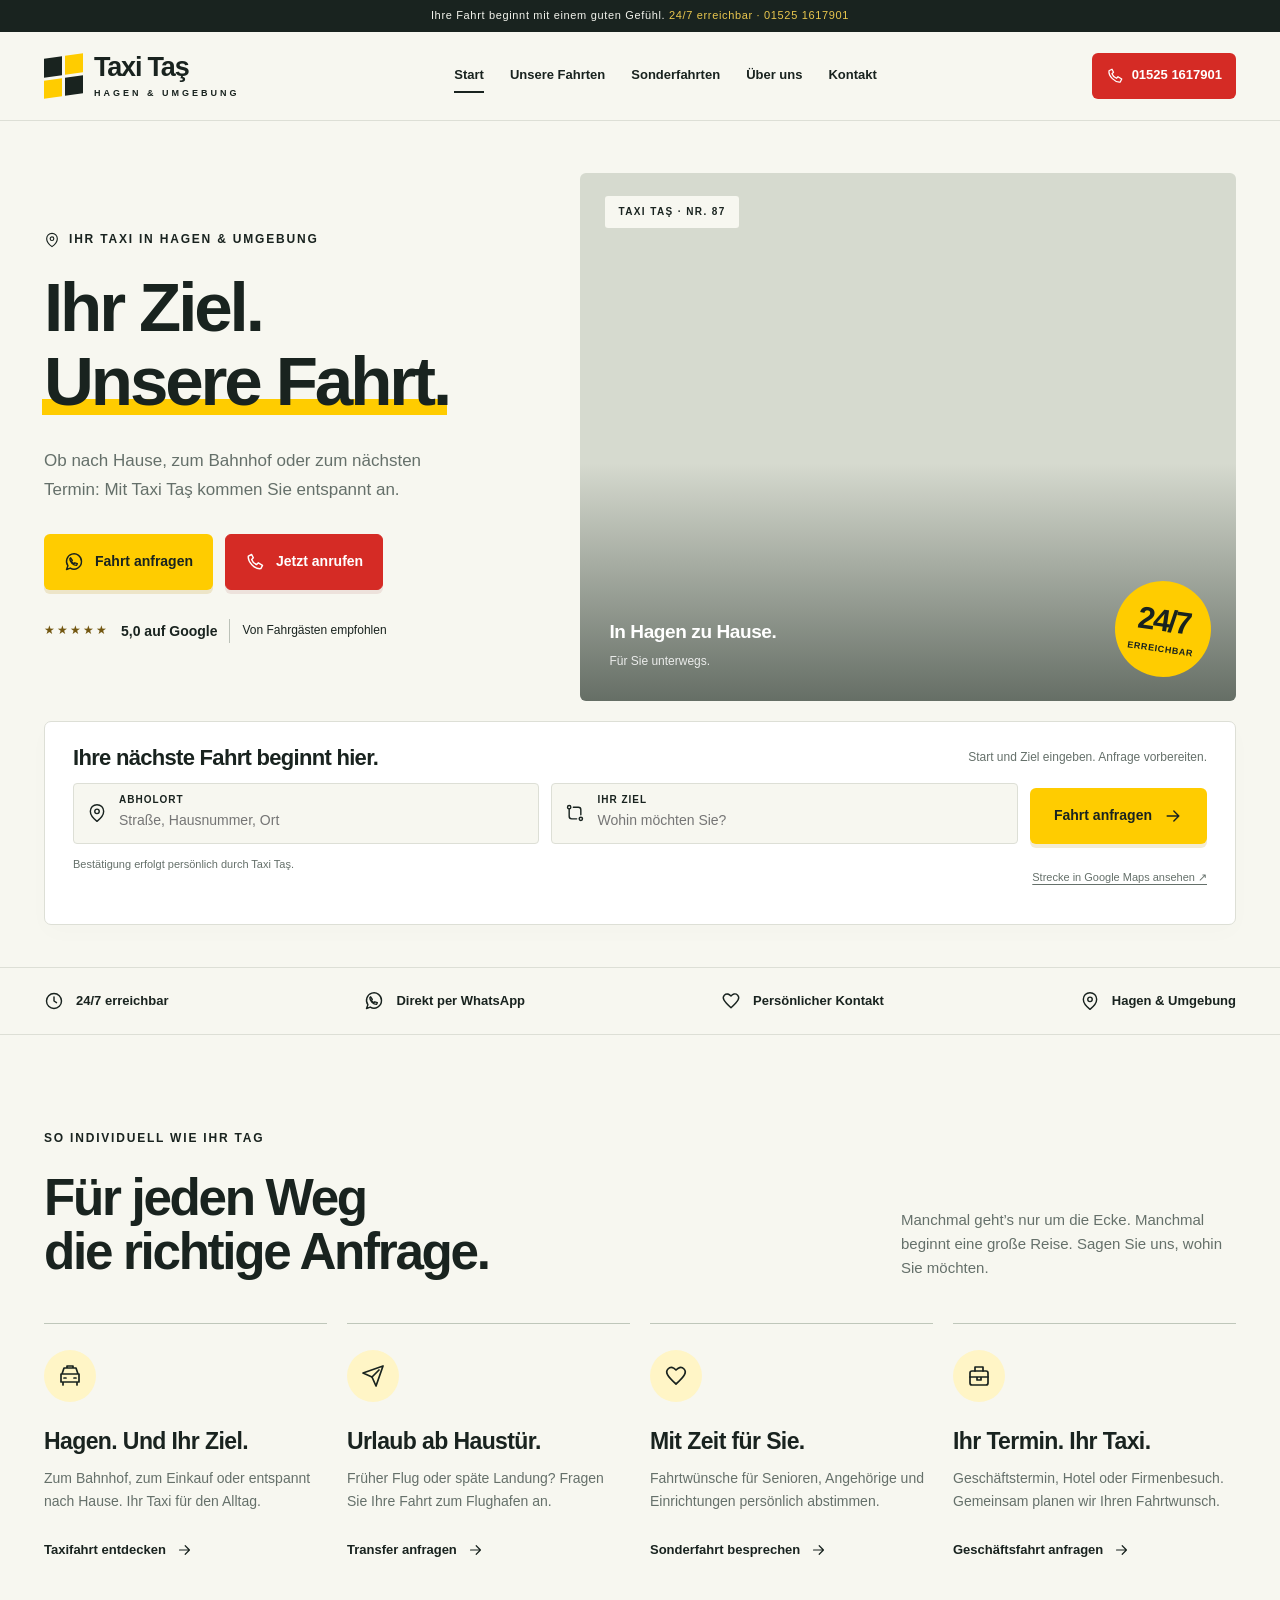
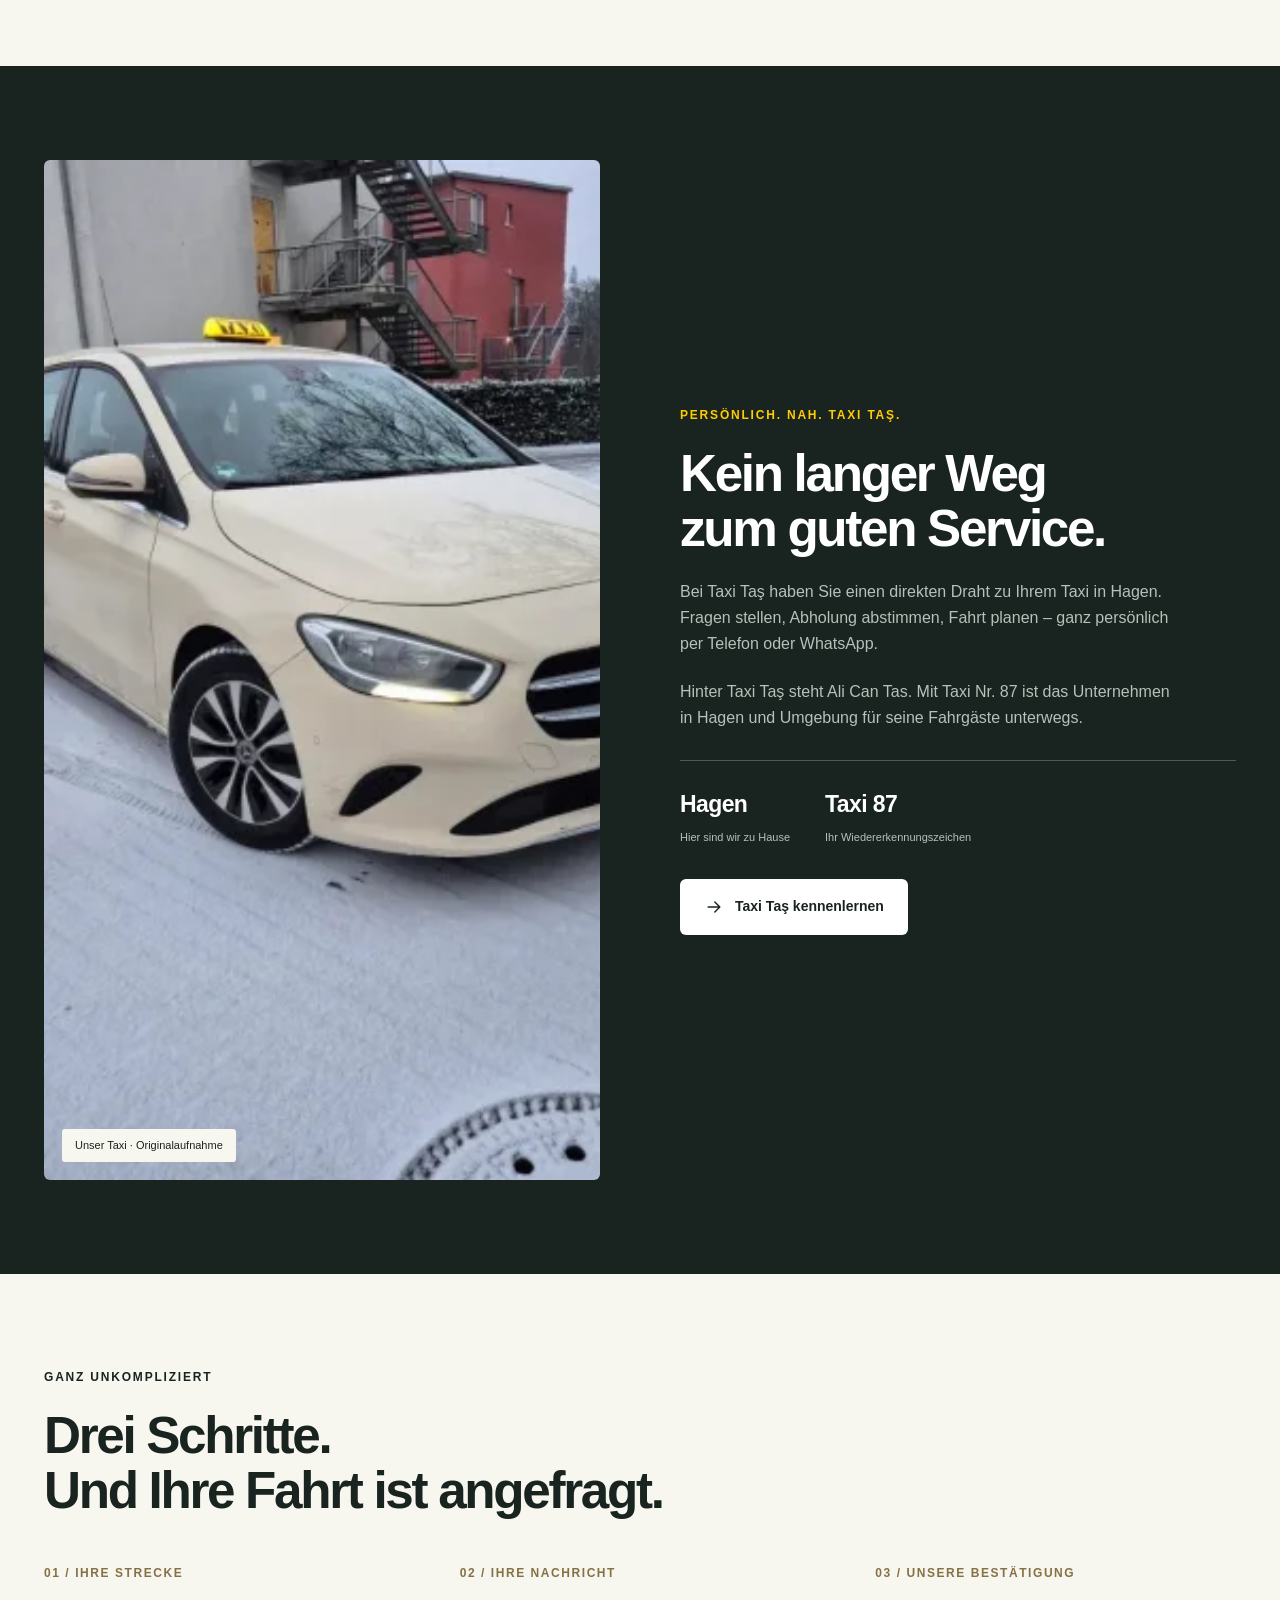
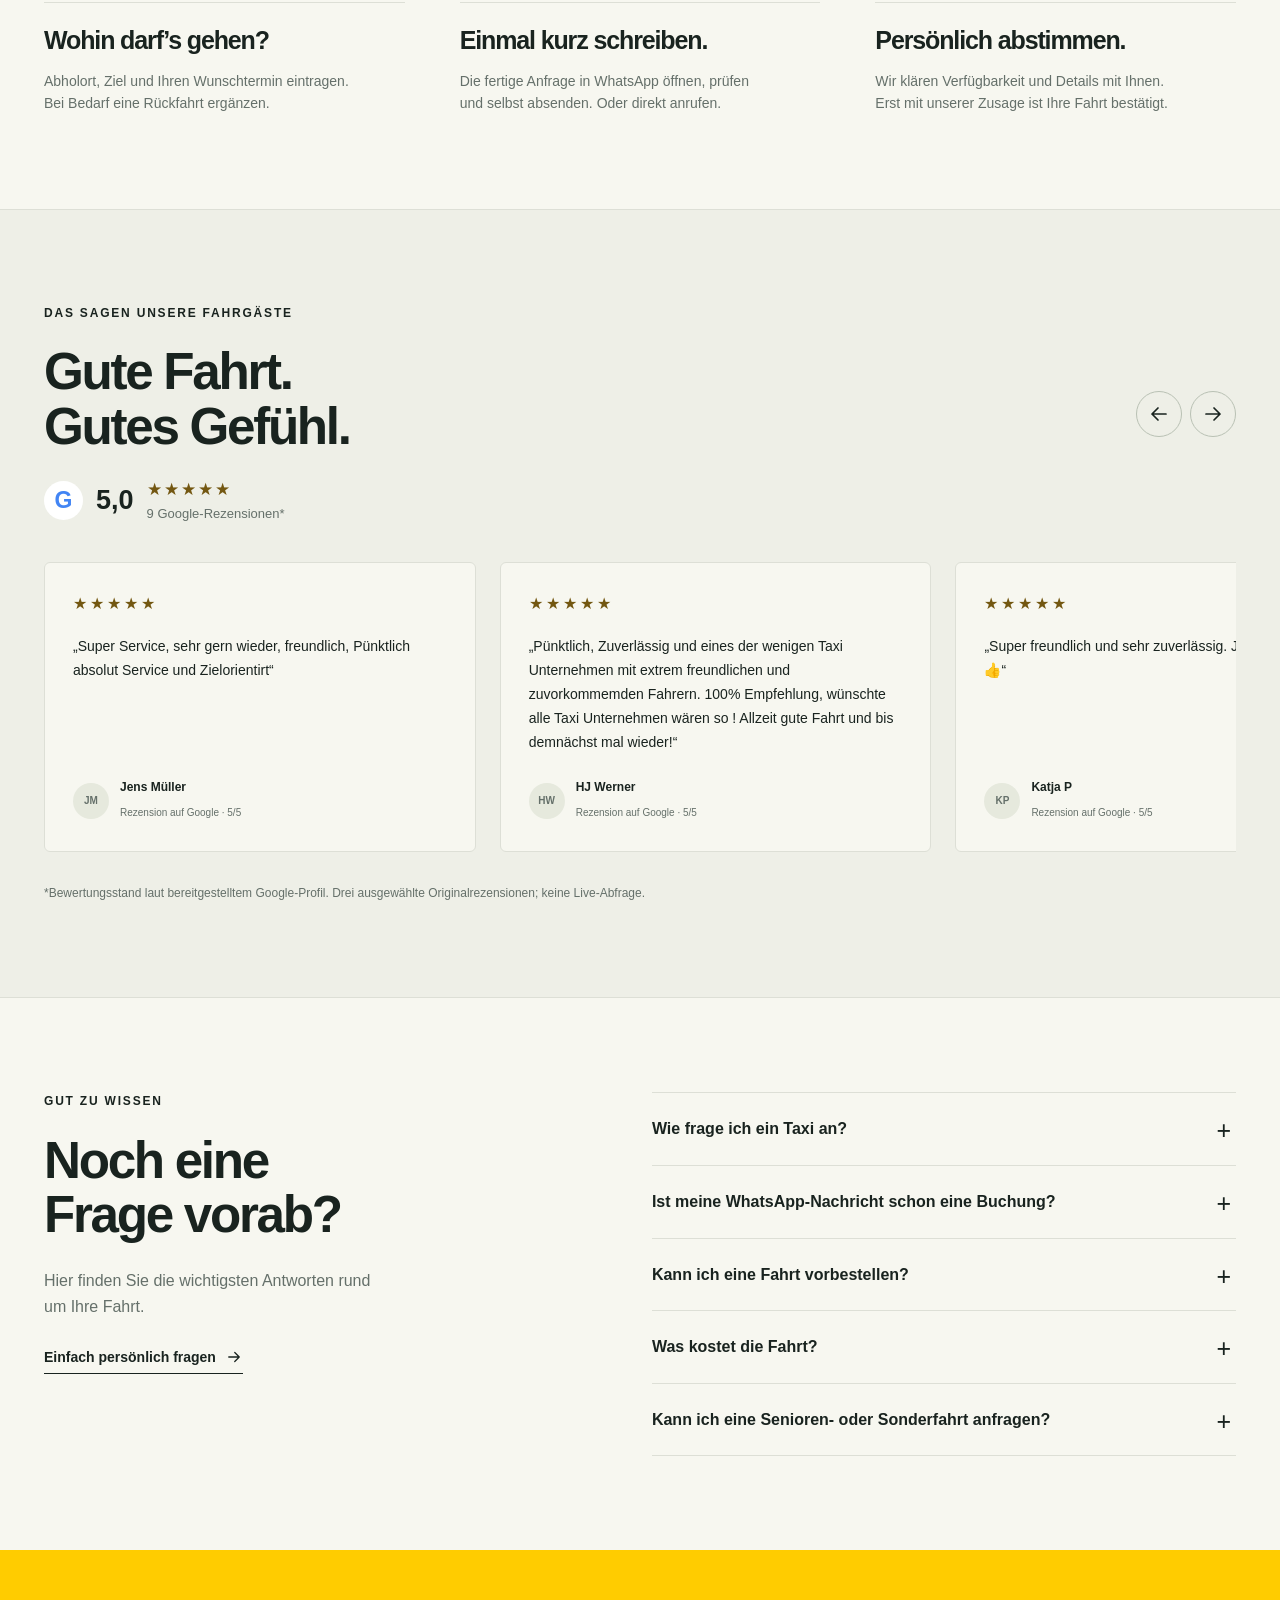
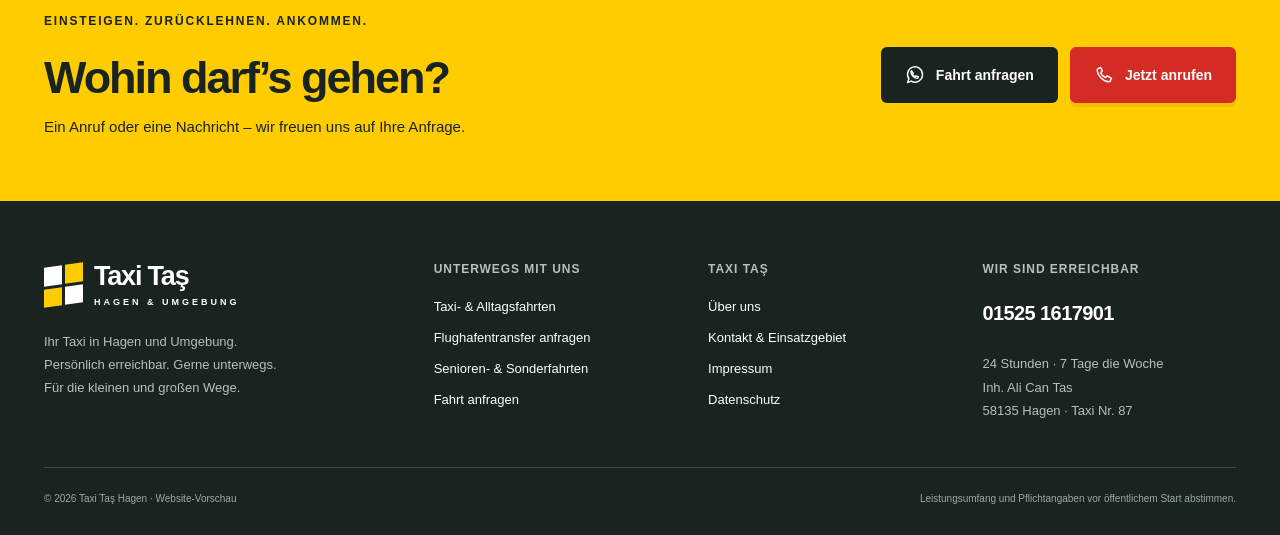
<file: index.html>
<!DOCTYPE html><html lang="de"><head><meta charset="utf-8"><meta name="viewport" content="width=device-width,initial-scale=1,viewport-fit=cover"><title>Taxi Taş Hagen – Ihr Taxi, 24/7 erreichbar</title><meta name="description" content="Taxi Taş in Hagen und Umgebung. Fahrt per WhatsApp anfragen oder unter 01525 1617901 anrufen. Persönlicher Kontakt und einfache Routenplanung."><meta name="robots" content="noindex,nofollow"><meta name="theme-color" content="#19231f"><link rel="icon" href="assets/favicon.svg" type="image/svg+xml"><meta property="og:title" content="Taxi Taş Hagen – Ihr Taxi, 24/7 erreichbar"><meta property="og:description" content="Taxi Taş in Hagen und Umgebung. Fahrt per WhatsApp anfragen oder unter 01525 1617901 anrufen. Persönlicher Kontakt und einfache Routenplanung."><meta property="og:type" content="website"><meta property="og:locale" content="de_DE"><link rel="stylesheet" href="assets/style.css"><link rel="stylesheet" href="assets/mobile-refinements.css"><script type="module" src="assets/app.js"></script></head><body class="page-home"><a class="skip" href="#main">Zum Inhalt</a><div class="topline">Ihre Fahrt beginnt mit einem guten Gefühl. <span>24/7 erreichbar · 01525 1617901</span></div><header class="header"><div class="wrap nav-row"><a class="brand" href="./" aria-label="Taxi Taş Hagen – Startseite"><span class="brand-symbol" aria-hidden="true"><i></i><i></i><i></i><i></i></span><span class="brand-name">Taxi Taş<small>HAGEN & UMGEBUNG</small></span></a><nav id="main-navigation" class="main-nav" aria-label="Hauptnavigation"><a href="./" aria-current="page">Start</a><a href="fahrten/" >Unsere Fahrten</a><a href="sonderfahrten/" >Sonderfahrten</a><a href="ueber-uns/" >Über uns</a><a href="kontakt/" >Kontakt</a></nav><a class="nav-phone" href="tel:+4915251617901" aria-label="Taxi Taş anrufen: 01525 1617901"><svg viewBox="0 0 24 24" aria-hidden="true"><path d="m8 3-4 2c-1 7 8 16 15 15l2-4-5-3-2 2c-3-1-5-3-6-6l2-2Z"/></svg>01525 1617901</a><button class="menu-toggle" type="button" aria-expanded="false" aria-controls="main-navigation" aria-label="Menü öffnen"><svg viewBox="0 0 24 24" aria-hidden="true"><path d="M4 6h16M4 12h16M4 18h16"/></svg></button></div></header><main id="main"><section class="hero"><div class="wrap"><div class="hero-grid"><div class="hero-copy"><div class="eyebrow"><svg viewBox="0 0 24 24" aria-hidden="true"><path d="M20 10c0 6-8 12-8 12S4 16 4 10a8 8 0 1 1 16 0Z"/><circle cx="12" cy="10" r="2.7"/></svg>Ihr Taxi in Hagen & Umgebung</div><h1>Ihr Ziel.<br><span>Unsere Fahrt.</span></h1><p class="lead">Ob nach Hause, zum Bahnhof oder zum nächsten Termin: Mit Taxi Taş kommen Sie entspannt an.</p><div class="actions"><a class="button yellow" href="fahrt-anfragen/" ><svg viewBox="0 0 24 24" aria-hidden="true"><path d="M21 11.5a9 9 0 0 1-13.5 7.8L3 21l1.7-4.5A9 9 0 1 1 21 11.5Z"/><path d="m8 7-1 1c0 4 4 8 8 8l1-2-3-1-1 1c-2-1-3-2-3-3l1-1Z"/></svg>Fahrt anfragen</a><a class="button red" href="tel:+4915251617901" ><svg viewBox="0 0 24 24" aria-hidden="true"><path d="m8 3-4 2c-1 7 8 16 15 15l2-4-5-3-2 2c-3-1-5-3-6-6l2-2Z"/></svg>Jetzt anrufen</a></div><a class="hero-proof" href="#bewertungen"><span class="proof-stars" aria-hidden="true">★★★★★</span><strong>5,0 auf Google</strong><span class="divider"></span><span>Von Fahrgästen empfohlen</span></a></div><div class="hero-visual"><img src="assets/taxi-tas-hero.webp" srcset="assets/taxi-tas-hero-640.webp 640w, assets/taxi-tas-hero-960.webp 960w, assets/taxi-tas-hero.webp 1536w" sizes="(max-width: 680px) calc(100vw - 36px), (max-width: 1300px) 52vw, 682px" decoding="async" alt="Das cremefarbene Mercedes-Taxi von Taxi Taş – neu gestaltetes Fahrzeugmotiv" width="1536" height="1024" fetchpriority="high"><span class="image-tag">TAXI TAŞ · NR. 87</span><div class="image-caption"><b>In Hagen zu Hause.</b><span>Für Sie unterwegs.</span></div><div class="round-seal"><b>24/7</b><span>Erreichbar</span></div></div></div><div class="quick-book"><div class="quick-head"><h2>Ihre nächste Fahrt beginnt hier.</h2><p>Start und Ziel eingeben. Anfrage vorbereiten.</p></div><form data-quick-form action="fahrt-anfragen/" method="get"><div class="quick-fields"><div class="quick-input"><svg viewBox="0 0 24 24" aria-hidden="true"><path d="M20 10c0 6-8 12-8 12S4 16 4 10a8 8 0 1 1 16 0Z"/><circle cx="12" cy="10" r="2.7"/></svg><div><label for="quick-origin">Abholort</label><input id="quick-origin" name="origin" placeholder="Straße, Hausnummer, Ort" required maxlength="200" autocomplete="off"></div></div><div class="quick-input"><svg viewBox="0 0 24 24" aria-hidden="true"><circle cx="5" cy="5" r="2"/><circle cx="19" cy="19" r="2"/><path d="M5 7v9a3 3 0 0 0 3 3h6M10 5h6a3 3 0 0 1 3 3v6"/></svg><div><label for="quick-destination">Ihr Ziel</label><input id="quick-destination" name="destination" placeholder="Wohin möchten Sie?" required maxlength="200" autocomplete="off"></div></div><button class="button yellow" type="submit">Fahrt anfragen <svg viewBox="0 0 24 24" aria-hidden="true"><path d="M5 12h14m-6-6 6 6-6 6"/></svg></button></div><div class="quick-foot"><span>Bestätigung erfolgt persönlich durch Taxi Taş.</span><a href="https://www.google.com/maps/dir/" target="_blank" rel="noopener noreferrer" data-quick-route>Strecke in Google Maps ansehen ↗</a></div></form></div></div></section><div class="trust-strip"><div class="wrap"><span><svg viewBox="0 0 24 24" aria-hidden="true"><circle cx="12" cy="12" r="9"/><path d="M12 7v5l3 2"/></svg>24/7 erreichbar</span><span><svg viewBox="0 0 24 24" aria-hidden="true"><path d="M21 11.5a9 9 0 0 1-13.5 7.8L3 21l1.7-4.5A9 9 0 1 1 21 11.5Z"/><path d="m8 7-1 1c0 4 4 8 8 8l1-2-3-1-1 1c-2-1-3-2-3-3l1-1Z"/></svg>Direkt per WhatsApp</span><span><svg viewBox="0 0 24 24" aria-hidden="true"><path d="M20 5c-3-3-6-1-8 1-2-2-5-4-8-1s-1 7 8 15C21 12 23 8 20 5Z"/></svg>Persönlicher Kontakt</span><span><svg viewBox="0 0 24 24" aria-hidden="true"><path d="M20 10c0 6-8 12-8 12S4 16 4 10a8 8 0 1 1 16 0Z"/><circle cx="12" cy="10" r="2.7"/></svg>Hagen & Umgebung</span></div></div><section class="section"><div class="wrap"><div class="section-heading"><div><div class="eyebrow">So individuell wie Ihr Tag</div><h2>Für jeden Weg<br>die richtige Anfrage.</h2></div><p>Manchmal geht’s nur um die Ecke. Manchmal beginnt eine große Reise. Sagen Sie uns, wohin Sie möchten.</p></div><div class="service-grid"><a class="service-card" href="fahrten/#taxi"><span class="service-icon"><svg viewBox="0 0 24 24" aria-hidden="true"><path d="m4 10 2-6h12l2 6M3 10h18v8H3Zm2 8v3m14-3v3M6 14h2m8 0h2M9 4V2h6v2"/></svg></span><h3>Hagen. Und Ihr Ziel.</h3><p>Zum Bahnhof, zum Einkauf oder entspannt nach Hause. Ihr Taxi für den Alltag.</p><span class="card-link">Taxifahrt entdecken <svg viewBox="0 0 24 24" aria-hidden="true"><path d="M5 12h14m-6-6 6 6-6 6"/></svg></span></a><a class="service-card" href="fahrten/#flughafen"><span class="service-icon"><svg viewBox="0 0 24 24" aria-hidden="true"><path d="m22 2-7 20-4-9-9-4Z"/><path d="m11 13 7-7"/></svg></span><h3>Urlaub ab Haustür.</h3><p>Früher Flug oder späte Landung? Fragen Sie Ihre Fahrt zum Flughafen an.</p><span class="card-link">Transfer anfragen <svg viewBox="0 0 24 24" aria-hidden="true"><path d="M5 12h14m-6-6 6 6-6 6"/></svg></span></a><a class="service-card" href="sonderfahrten/#senioren"><span class="service-icon"><svg viewBox="0 0 24 24" aria-hidden="true"><path d="M20 5c-3-3-6-1-8 1-2-2-5-4-8-1s-1 7 8 15C21 12 23 8 20 5Z"/></svg></span><h3>Mit Zeit für Sie.</h3><p>Fahrtwünsche für Senioren, Angehörige und Einrichtungen persönlich abstimmen.</p><span class="card-link">Sonderfahrt besprechen <svg viewBox="0 0 24 24" aria-hidden="true"><path d="M5 12h14m-6-6 6 6-6 6"/></svg></span></a><a class="service-card" href="fahrten/#geschaeftlich"><span class="service-icon"><svg viewBox="0 0 24 24" aria-hidden="true"><rect x="3" y="7" width="18" height="14" rx="2"/><path d="M8 7V3h8v4M3 13h18m-11 0v3h4v-3"/></svg></span><h3>Ihr Termin. Ihr Taxi.</h3><p>Geschäftstermin, Hotel oder Firmenbesuch. Gemeinsam planen wir Ihren Fahrtwunsch.</p><span class="card-link">Geschäftsfahrt anfragen <svg viewBox="0 0 24 24" aria-hidden="true"><path d="M5 12h14m-6-6 6 6-6 6"/></svg></span></a></div></div></section><section class="section dark-section"><div class="wrap split"><div class="split-image"><img src="assets/taxi-tas-original.webp" srcset="assets/taxi-tas-original-640.webp 640w, assets/taxi-tas-original.webp 1360w" sizes="(max-width: 680px) calc(100vw - 36px), 45vw" decoding="async" alt="Originalfoto des Taxi Taş Mercedes in Hagen im Winter" width="1360" height="1020" loading="lazy"><span class="photo-label">Unser Taxi · Originalaufnahme</span></div><div class="split-copy"><div class="eyebrow">Persönlich. Nah. Taxi Taş.</div><h2>Kein langer Weg<br>zum guten Service.</h2><p class="muted">Bei Taxi Taş haben Sie einen direkten Draht zu Ihrem Taxi in Hagen. Fragen stellen, Abholung abstimmen, Fahrt planen – ganz persönlich per Telefon oder WhatsApp.</p><p class="muted">Hinter Taxi Taş steht Ali Can Tas. Mit Taxi Nr. 87 ist das Unternehmen in Hagen und Umgebung für seine Fahrgäste unterwegs.</p><div class="inline-facts"><div><strong>Hagen</strong><span>Hier sind wir zu Hause</span></div><div><strong>Taxi 87</strong><span>Ihr Wiedererkennungszeichen</span></div></div><div class="actions"><a class="button light" href="ueber-uns/" ><svg viewBox="0 0 24 24" aria-hidden="true"><path d="M5 12h14m-6-6 6 6-6 6"/></svg>Taxi Taş kennenlernen</a></div></div></div></section><section class="section"><div class="wrap"><div class="eyebrow">Ganz unkompliziert</div><h2>Drei Schritte.<br>Und Ihre Fahrt ist angefragt.</h2><div class="steps"><div><span class="step-number">01 / IHRE STRECKE</span><h3>Wohin darf’s gehen?</h3><p>Abholort, Ziel und Ihren Wunschtermin eintragen. Bei Bedarf eine Rückfahrt ergänzen.</p></div><div><span class="step-number">02 / IHRE NACHRICHT</span><h3>Einmal kurz schreiben.</h3><p>Die fertige Anfrage in WhatsApp öffnen, prüfen und selbst absenden. Oder direkt anrufen.</p></div><div><span class="step-number">03 / UNSERE BESTÄTIGUNG</span><h3>Persönlich abstimmen.</h3><p>Wir klären Verfügbarkeit und Details mit Ihnen. Erst mit unserer Zusage ist Ihre Fahrt bestätigt.</p></div></div></div></section><section class="section reviews-section" id="bewertungen"><div class="wrap"><div class="review-head"><div><div class="eyebrow">Das sagen unsere Fahrgäste</div><h2>Gute Fahrt.<br>Gutes Gefühl.</h2><div class="review-summary"><span class="google-letter" aria-label="Google">G</span><strong>5,0</strong><div><div class="stars" aria-label="5 von 5 Sternen">★★★★★</div><p class="small muted">9 Google-Rezensionen*</p></div></div></div><div class="review-controls"><button class="icon-button" data-review-direction="-1" type="button" aria-label="Vorherige Bewertung"><svg viewBox="0 0 24 24" aria-hidden="true"><path d="M19 12H5m6-6-6 6 6 6"/></svg></button><button class="icon-button" data-review-direction="1" type="button" aria-label="Nächste Bewertung"><svg viewBox="0 0 24 24" aria-hidden="true"><path d="M5 12h14m-6-6 6 6-6 6"/></svg></button></div></div><div class="review-rail" id="review-rail" tabindex="0" aria-label="Kundenbewertungen – horizontal scrollbar"><article class="review-card"><div class="stars" aria-label="5 von 5 Sternen">★★★★★</div><blockquote>„Super Service, sehr gern wieder, freundlich, Pünktlich absolut Service und Zielorientirt“</blockquote><div class="review-person"><span class="avatar">JM</span><div><b>Jens Müller</b><span>Rezension auf Google · 5/5</span></div></div></article><article class="review-card"><div class="stars" aria-label="5 von 5 Sternen">★★★★★</div><blockquote>„Pünktlich, Zuverlässig und eines der wenigen Taxi Unternehmen mit extrem freundlichen und zuvorkommemden Fahrern. 100% Empfehlung, wünschte alle Taxi Unternehmen wären so ! Allzeit gute Fahrt und bis demnächst mal wieder!“</blockquote><div class="review-person"><span class="avatar">HW</span><div><b>HJ Werner</b><span>Rezension auf Google · 5/5</span></div></div></article><article class="review-card"><div class="stars" aria-label="5 von 5 Sternen">★★★★★</div><blockquote>„Super freundlich und sehr zuverlässig. Jeder Zeit wieder 👍“</blockquote><div class="review-person"><span class="avatar">KP</span><div><b>Katja P</b><span>Rezension auf Google · 5/5</span></div></div></article></div><p class="review-disclosure">*Bewertungsstand laut bereitgestelltem Google-Profil. Drei ausgewählte Originalrezensionen; keine Live-Abfrage.</p></div></section><section class="section"><div class="wrap faq-layout"><div class="intro"><div class="eyebrow">Gut zu wissen</div><h2>Noch eine<br>Frage vorab?</h2><p>Hier finden Sie die wichtigsten Antworten rund um Ihre Fahrt.</p><a class="text-link" href="tel:+4915251617901">Einfach persönlich fragen <svg viewBox="0 0 24 24" aria-hidden="true"><path d="M5 12h14m-6-6 6 6-6 6"/></svg></a></div><div class="faq-list"><details><summary>Wie frage ich ein Taxi an?</summary><p>Rufen Sie uns unter 01525 1617901 an oder nutzen Sie die Fahrtanfrage. Dort tragen Sie Abholort, Ziel und Ihren gewünschten Zeitpunkt ein. Die Angaben werden als Nachricht in WhatsApp geöffnet. Sie entscheiden selbst, wann Sie diese absenden.</p></details><details><summary>Ist meine WhatsApp-Nachricht schon eine Buchung?</summary><p>Ihre Nachricht ist zunächst eine Anfrage. Die Fahrt steht erst fest, wenn Taxi Taş die Verfügbarkeit und die Details persönlich bestätigt hat. Wenn es schnell gehen muss, rufen Sie bitte direkt an.</p></details><details><summary>Kann ich eine Fahrt vorbestellen?</summary><p>Ja, Sie können einen Wunschtermin anfragen. Wählen Sie im Formular „Termin wählen“ und geben Sie Datum und Uhrzeit an. Wir stimmen die Verfügbarkeit mit Ihnen ab.</p></details><details><summary>Was kostet die Fahrt?</summary><p>Das hängt von Ihrer Fahrt ab. Teilen Sie uns Start, Ziel und besondere Wünsche mit und fragen Sie die Kosten direkt bei uns an. Die Routenplanung zeigt Ihnen in Google Maps die Strecke; sie berechnet keinen Taxipreis.</p></details><details><summary>Kann ich eine Senioren- oder Sonderfahrt anfragen?</summary><p>Gerne können Sie uns Ihren Fahrtwunsch mitteilen – auch für Angehörige oder eine Einrichtung. Bitte klären Sie benötigte Unterstützung, Fahrzeuganforderungen und regelmäßige Termine vorher persönlich mit uns.</p></details></div></div></section><section class="cta-band"><div class="wrap"><div><div class="eyebrow">Einsteigen. Zurücklehnen. Ankommen.</div><h2>Wohin darf’s gehen?</h2><p>Ein Anruf oder eine Nachricht – wir freuen uns auf Ihre Anfrage.</p></div><div class="actions"><a class="button " href="fahrt-anfragen/" ><svg viewBox="0 0 24 24" aria-hidden="true"><path d="M21 11.5a9 9 0 0 1-13.5 7.8L3 21l1.7-4.5A9 9 0 1 1 21 11.5Z"/><path d="m8 7-1 1c0 4 4 8 8 8l1-2-3-1-1 1c-2-1-3-2-3-3l1-1Z"/></svg>Fahrt anfragen</a><a class="button red" href="tel:+4915251617901" ><svg viewBox="0 0 24 24" aria-hidden="true"><path d="m8 3-4 2c-1 7 8 16 15 15l2-4-5-3-2 2c-3-1-5-3-6-6l2-2Z"/></svg>Jetzt anrufen</a></div></div></section></main><footer class="footer"><div class="wrap"><div class="footer-grid"><div><a class="brand" href="./" aria-label="Taxi Taş Hagen – Startseite"><span class="brand-symbol" aria-hidden="true"><i></i><i></i><i></i><i></i></span><span class="brand-name">Taxi Taş<small>HAGEN & UMGEBUNG</small></span></a><p>Ihr Taxi in Hagen und Umgebung.<br>Persönlich erreichbar. Gerne unterwegs.<br>Für die kleinen und großen Wege.</p></div><div><h3>Unterwegs mit uns</h3><ul><li><a href="fahrten/">Taxi- & Alltagsfahrten</a></li><li><a href="fahrten/#flughafen">Flughafentransfer anfragen</a></li><li><a href="sonderfahrten/">Senioren- & Sonderfahrten</a></li><li><a href="fahrt-anfragen/">Fahrt anfragen</a></li></ul></div><div><h3>Taxi Taş</h3><ul><li><a href="ueber-uns/">Über uns</a></li><li><a href="kontakt/">Kontakt & Einsatzgebiet</a></li><li><a href="impressum/">Impressum</a></li><li><a href="datenschutz/">Datenschutz</a></li></ul></div><div><h3>Wir sind erreichbar</h3><a class="footer-phone" href="tel:+4915251617901">01525 1617901</a><p>24 Stunden · 7 Tage die Woche<br>Inh. Ali Can Tas<br>58135 Hagen · Taxi Nr. 87</p></div></div><div class="footer-bottom"><span>© 2026 Taxi Taş Hagen · Website-Vorschau</span><span>Leistungsumfang und Pflichtangaben vor öffentlichem Start abstimmen.</span></div></div></footer><nav class="mobile-actions" aria-label="Schnellkontakt"><a class="button red" href="tel:+4915251617901" ><svg viewBox="0 0 24 24" aria-hidden="true"><path d="m8 3-4 2c-1 7 8 16 15 15l2-4-5-3-2 2c-3-1-5-3-6-6l2-2Z"/></svg>Anrufen</a><a class="button whatsapp" href="https://wa.me/4915251617901" data-whatsapp><svg viewBox="0 0 24 24" aria-hidden="true"><path d="M21 11.5a9 9 0 0 1-13.5 7.8L3 21l1.7-4.5A9 9 0 1 1 21 11.5Z"/><path d="m8 7-1 1c0 4 4 8 8 8l1-2-3-1-1 1c-2-1-3-2-3-3l1-1Z"/></svg>WhatsApp</a></nav></body></html>
</file>
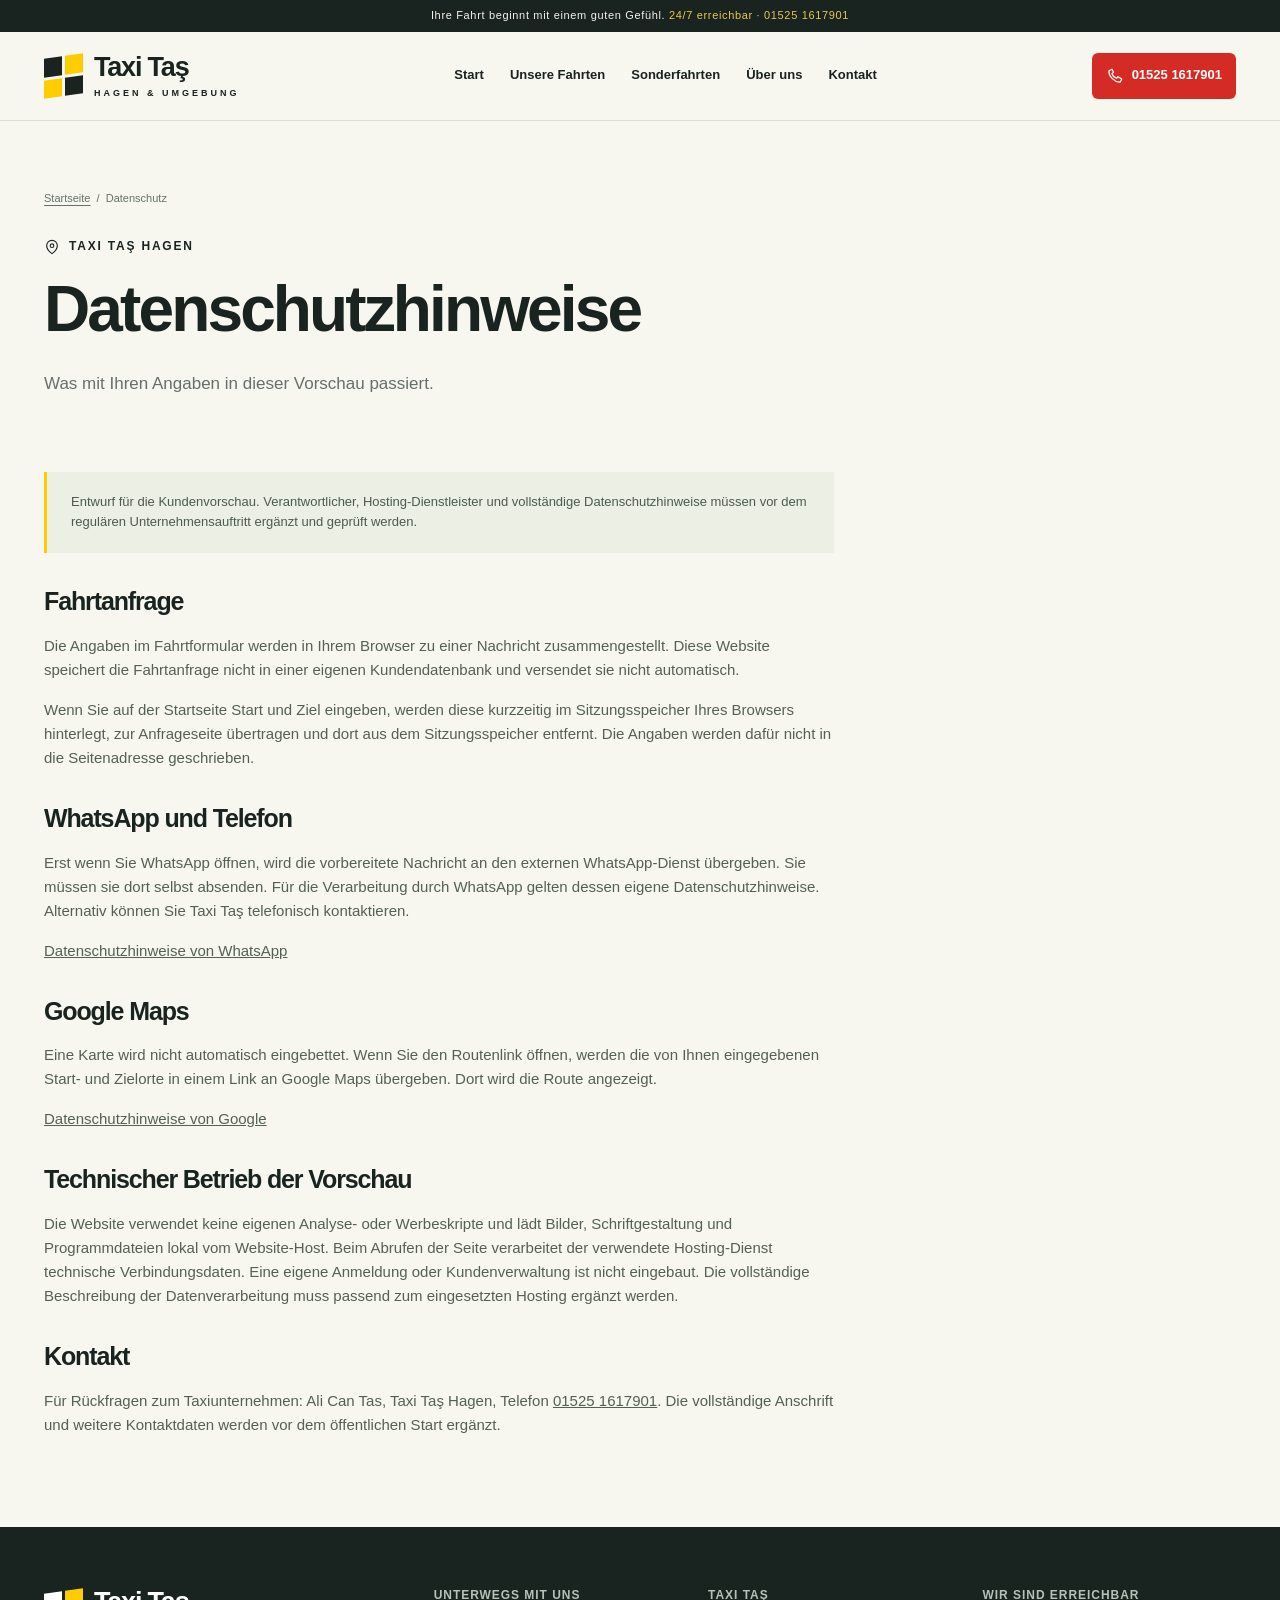
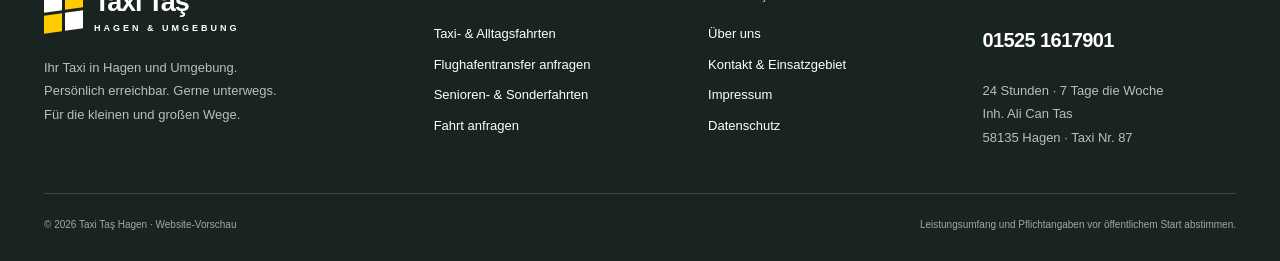
<file: datenschutz/index.html>
<!DOCTYPE html><html lang="de"><head><meta charset="utf-8"><meta name="viewport" content="width=device-width,initial-scale=1,viewport-fit=cover"><title>Datenschutz – Vorschau | Taxi Taş Hagen</title><meta name="description" content="Hinweise zur lokalen Fahrtanfrage, WhatsApp, Google Maps und zum technischen Betrieb der Website-Vorschau."><meta name="robots" content="noindex,nofollow"><meta name="theme-color" content="#19231f"><link rel="icon" href="../assets/favicon.svg" type="image/svg+xml"><meta property="og:title" content="Datenschutz – Vorschau | Taxi Taş Hagen"><meta property="og:description" content="Hinweise zur lokalen Fahrtanfrage, WhatsApp, Google Maps und zum technischen Betrieb der Website-Vorschau."><meta property="og:type" content="website"><meta property="og:locale" content="de_DE"><link rel="stylesheet" href="../assets/style.css"><link rel="stylesheet" href="../assets/mobile-refinements.css"><script type="module" src="../assets/app.js"></script></head><body class="page-info"><a class="skip" href="#main">Zum Inhalt</a><div class="topline">Ihre Fahrt beginnt mit einem guten Gefühl. <span>24/7 erreichbar · 01525 1617901</span></div><header class="header"><div class="wrap nav-row"><a class="brand" href="../" aria-label="Taxi Taş Hagen – Startseite"><span class="brand-symbol" aria-hidden="true"><i></i><i></i><i></i><i></i></span><span class="brand-name">Taxi Taş<small>HAGEN & UMGEBUNG</small></span></a><nav id="main-navigation" class="main-nav" aria-label="Hauptnavigation"><a href="../" >Start</a><a href="../fahrten/" >Unsere Fahrten</a><a href="../sonderfahrten/" >Sonderfahrten</a><a href="../ueber-uns/" >Über uns</a><a href="../kontakt/" >Kontakt</a></nav><a class="nav-phone" href="tel:+4915251617901" aria-label="Taxi Taş anrufen: 01525 1617901"><svg viewBox="0 0 24 24" aria-hidden="true"><path d="m8 3-4 2c-1 7 8 16 15 15l2-4-5-3-2 2c-3-1-5-3-6-6l2-2Z"/></svg>01525 1617901</a><button class="menu-toggle" type="button" aria-expanded="false" aria-controls="main-navigation" aria-label="Menü öffnen"><svg viewBox="0 0 24 24" aria-hidden="true"><path d="M4 6h16M4 12h16M4 18h16"/></svg></button></div></header><main id="main"><section class="page-intro"><div class="wrap"><div class="breadcrumbs"><a href="../">Startseite</a> &nbsp;/&nbsp; Datenschutz</div><div class="eyebrow"><svg viewBox="0 0 24 24" aria-hidden="true"><path d="M20 10c0 6-8 12-8 12S4 16 4 10a8 8 0 1 1 16 0Z"/><circle cx="12" cy="10" r="2.7"/></svg>TAXI TAŞ HAGEN</div><h1>Datenschutzhinweise</h1><p class="lead">Was mit Ihren Angaben in dieser Vorschau passiert.</p></div></section><div class="wrap"><article class="prose"><div class="side-note">Entwurf für die Kundenvorschau. Verantwortlicher, Hosting-Dienstleister und vollständige Datenschutzhinweise müssen vor dem regulären Unternehmensauftritt ergänzt und geprüft werden.</div><h2>Fahrtanfrage</h2><p>Die Angaben im Fahrtformular werden in Ihrem Browser zu einer Nachricht zusammengestellt. Diese Website speichert die Fahrtanfrage nicht in einer eigenen Kundendatenbank und versendet sie nicht automatisch.</p><p>Wenn Sie auf der Startseite Start und Ziel eingeben, werden diese kurzzeitig im Sitzungsspeicher Ihres Browsers hinterlegt, zur Anfrageseite übertragen und dort aus dem Sitzungsspeicher entfernt. Die Angaben werden dafür nicht in die Seitenadresse geschrieben.</p><h2>WhatsApp und Telefon</h2><p>Erst wenn Sie WhatsApp öffnen, wird die vorbereitete Nachricht an den externen WhatsApp-Dienst übergeben. Sie müssen sie dort selbst absenden. Für die Verarbeitung durch WhatsApp gelten dessen eigene Datenschutzhinweise. Alternativ können Sie Taxi Taş telefonisch kontaktieren.</p><p><a href="https://www.whatsapp.com/legal/privacy-policy-eea" target="_blank" rel="noopener noreferrer">Datenschutzhinweise von WhatsApp</a></p><h2>Google Maps</h2><p>Eine Karte wird nicht automatisch eingebettet. Wenn Sie den Routenlink öffnen, werden die von Ihnen eingegebenen Start- und Zielorte in einem Link an Google Maps übergeben. Dort wird die Route angezeigt.</p><p><a href="https://policies.google.com/privacy?hl=de" target="_blank" rel="noopener noreferrer">Datenschutzhinweise von Google</a></p><h2>Technischer Betrieb der Vorschau</h2><p>Die Website verwendet keine eigenen Analyse- oder Werbeskripte und lädt Bilder, Schriftgestaltung und Programmdateien lokal vom Website-Host. Beim Abrufen der Seite verarbeitet der verwendete Hosting-Dienst technische Verbindungsdaten. Eine eigene Anmeldung oder Kundenverwaltung ist nicht eingebaut. Die vollständige Beschreibung der Datenverarbeitung muss passend zum eingesetzten Hosting ergänzt werden.</p><h2>Kontakt</h2><p>Für Rückfragen zum Taxiunternehmen: Ali Can Tas, Taxi Taş Hagen, Telefon <a href="tel:+4915251617901">01525 1617901</a>. Die vollständige Anschrift und weitere Kontaktdaten werden vor dem öffentlichen Start ergänzt.</p></article></div></main><footer class="footer"><div class="wrap"><div class="footer-grid"><div><a class="brand" href="../" aria-label="Taxi Taş Hagen – Startseite"><span class="brand-symbol" aria-hidden="true"><i></i><i></i><i></i><i></i></span><span class="brand-name">Taxi Taş<small>HAGEN & UMGEBUNG</small></span></a><p>Ihr Taxi in Hagen und Umgebung.<br>Persönlich erreichbar. Gerne unterwegs.<br>Für die kleinen und großen Wege.</p></div><div><h3>Unterwegs mit uns</h3><ul><li><a href="../fahrten/">Taxi- & Alltagsfahrten</a></li><li><a href="../fahrten/#flughafen">Flughafentransfer anfragen</a></li><li><a href="../sonderfahrten/">Senioren- & Sonderfahrten</a></li><li><a href="../fahrt-anfragen/">Fahrt anfragen</a></li></ul></div><div><h3>Taxi Taş</h3><ul><li><a href="../ueber-uns/">Über uns</a></li><li><a href="../kontakt/">Kontakt & Einsatzgebiet</a></li><li><a href="../impressum/">Impressum</a></li><li><a href="./">Datenschutz</a></li></ul></div><div><h3>Wir sind erreichbar</h3><a class="footer-phone" href="tel:+4915251617901">01525 1617901</a><p>24 Stunden · 7 Tage die Woche<br>Inh. Ali Can Tas<br>58135 Hagen · Taxi Nr. 87</p></div></div><div class="footer-bottom"><span>© 2026 Taxi Taş Hagen · Website-Vorschau</span><span>Leistungsumfang und Pflichtangaben vor öffentlichem Start abstimmen.</span></div></div></footer><nav class="mobile-actions" aria-label="Schnellkontakt"><a class="button red" href="tel:+4915251617901" ><svg viewBox="0 0 24 24" aria-hidden="true"><path d="m8 3-4 2c-1 7 8 16 15 15l2-4-5-3-2 2c-3-1-5-3-6-6l2-2Z"/></svg>Anrufen</a><a class="button whatsapp" href="https://wa.me/4915251617901" data-whatsapp><svg viewBox="0 0 24 24" aria-hidden="true"><path d="M21 11.5a9 9 0 0 1-13.5 7.8L3 21l1.7-4.5A9 9 0 1 1 21 11.5Z"/><path d="m8 7-1 1c0 4 4 8 8 8l1-2-3-1-1 1c-2-1-3-2-3-3l1-1Z"/></svg>WhatsApp</a></nav></body></html>
</file>
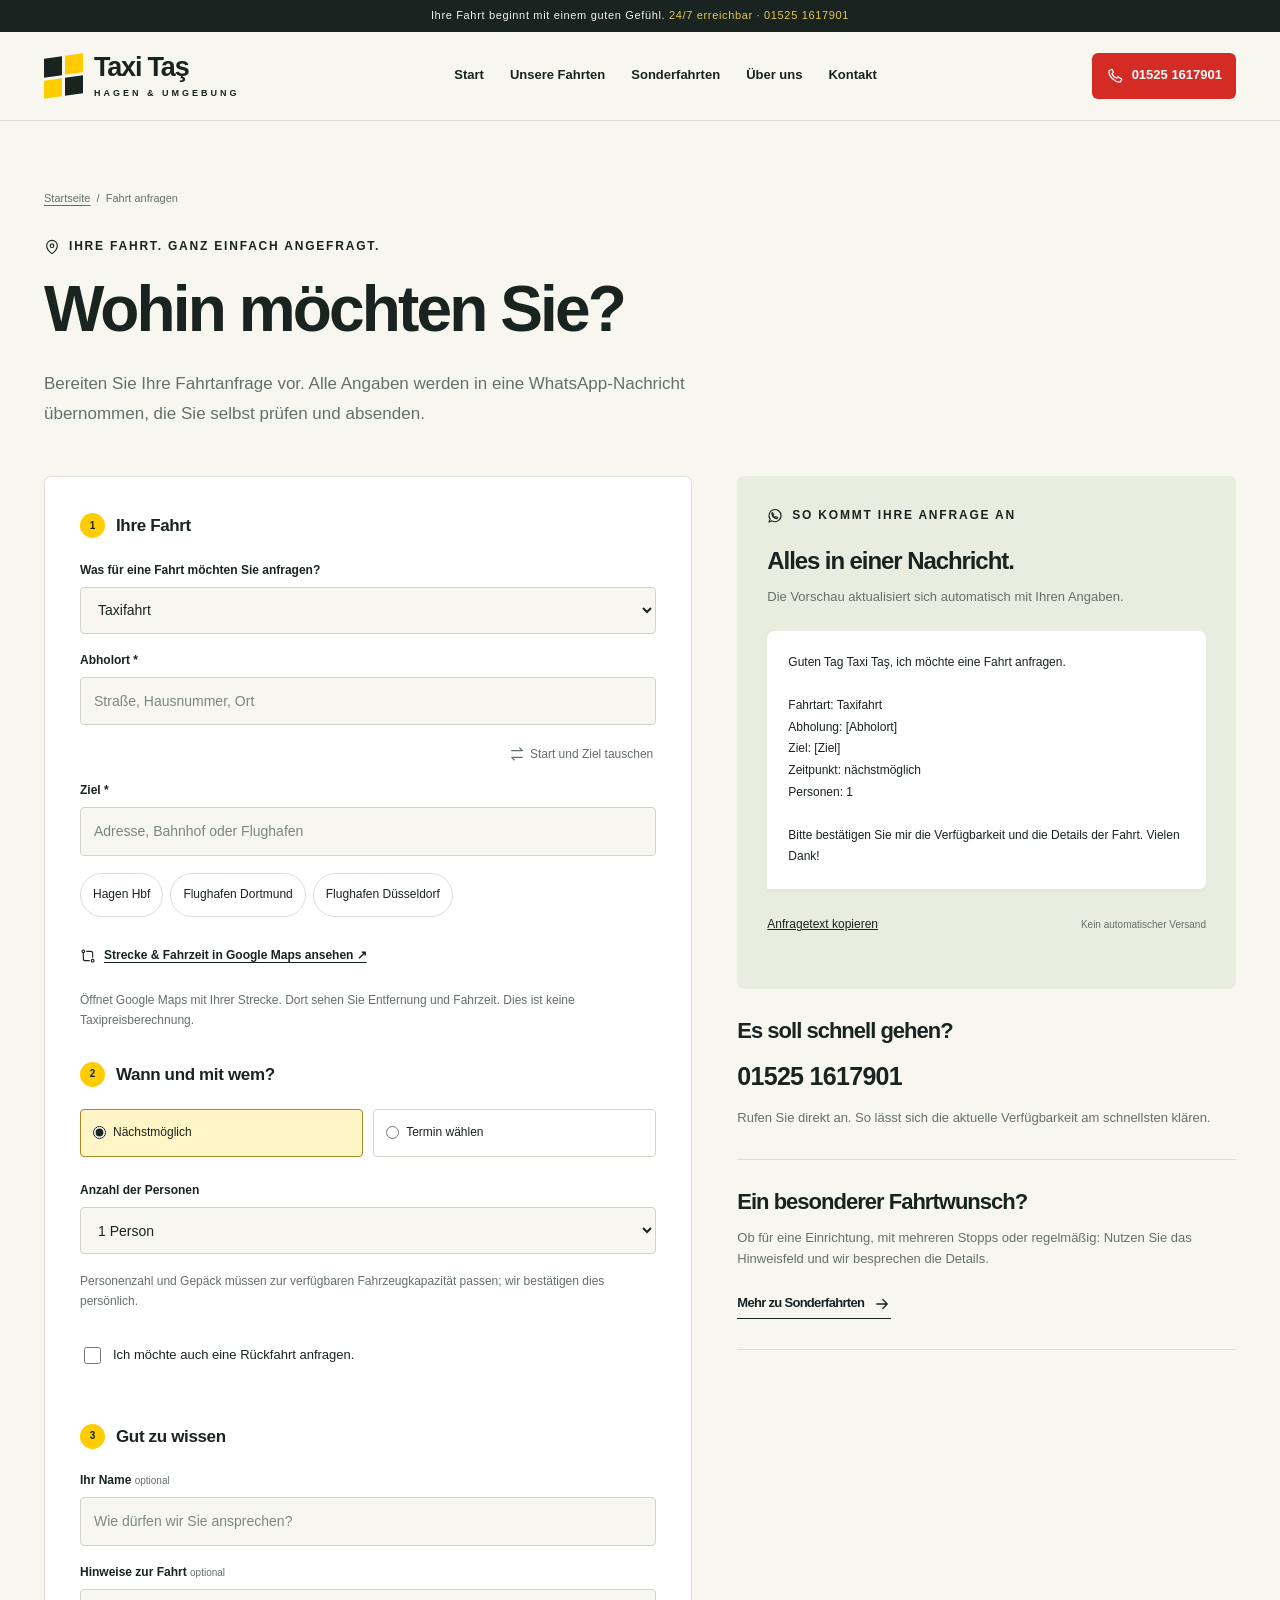
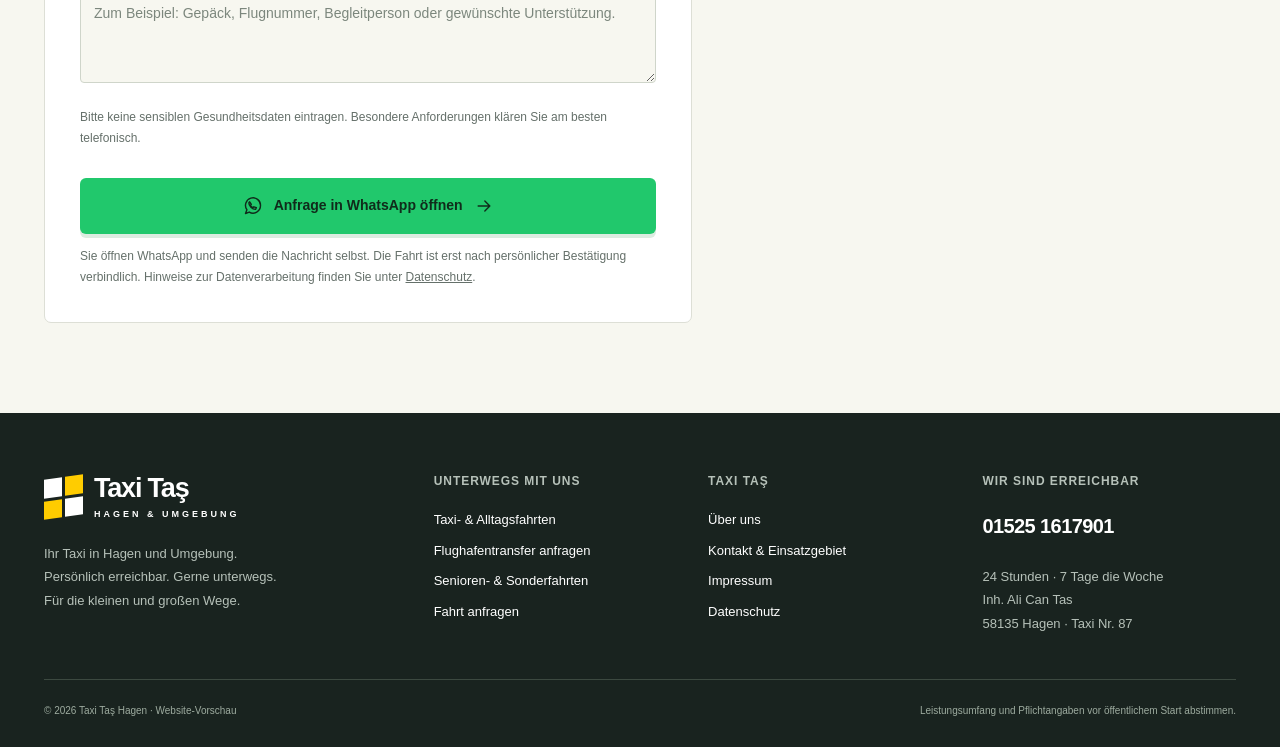
<file: fahrt-anfragen/index.html>
<!DOCTYPE html><html lang="de"><head><meta charset="utf-8"><meta name="viewport" content="width=device-width,initial-scale=1,viewport-fit=cover"><title>Fahrt per WhatsApp anfragen | Taxi Taş Hagen</title><meta name="description" content="Abholort, Ziel und Wunschtermin eingeben und eine fertige Fahrtanfrage in WhatsApp öffnen. Mit Routenlink und Rückfahrtoption."><meta name="robots" content="noindex,nofollow"><meta name="theme-color" content="#19231f"><link rel="icon" href="../assets/favicon.svg" type="image/svg+xml"><meta property="og:title" content="Fahrt per WhatsApp anfragen | Taxi Taş Hagen"><meta property="og:description" content="Abholort, Ziel und Wunschtermin eingeben und eine fertige Fahrtanfrage in WhatsApp öffnen. Mit Routenlink und Rückfahrtoption."><meta property="og:type" content="website"><meta property="og:locale" content="de_DE"><link rel="stylesheet" href="../assets/style.css"><link rel="stylesheet" href="../assets/mobile-refinements.css"><script type="module" src="../assets/app.js"></script></head><body class="page-booking"><a class="skip" href="#main">Zum Inhalt</a><div class="topline">Ihre Fahrt beginnt mit einem guten Gefühl. <span>24/7 erreichbar · 01525 1617901</span></div><header class="header"><div class="wrap nav-row"><a class="brand" href="../" aria-label="Taxi Taş Hagen – Startseite"><span class="brand-symbol" aria-hidden="true"><i></i><i></i><i></i><i></i></span><span class="brand-name">Taxi Taş<small>HAGEN & UMGEBUNG</small></span></a><nav id="main-navigation" class="main-nav" aria-label="Hauptnavigation"><a href="../" >Start</a><a href="../fahrten/" >Unsere Fahrten</a><a href="../sonderfahrten/" >Sonderfahrten</a><a href="../ueber-uns/" >Über uns</a><a href="../kontakt/" >Kontakt</a></nav><a class="nav-phone" href="tel:+4915251617901" aria-label="Taxi Taş anrufen: 01525 1617901"><svg viewBox="0 0 24 24" aria-hidden="true"><path d="m8 3-4 2c-1 7 8 16 15 15l2-4-5-3-2 2c-3-1-5-3-6-6l2-2Z"/></svg>01525 1617901</a><button class="menu-toggle" type="button" aria-expanded="false" aria-controls="main-navigation" aria-label="Menü öffnen"><svg viewBox="0 0 24 24" aria-hidden="true"><path d="M4 6h16M4 12h16M4 18h16"/></svg></button></div></header><main id="main"><section class="page-intro"><div class="wrap"><div class="breadcrumbs"><a href="../">Startseite</a> &nbsp;/&nbsp; Fahrt anfragen</div><div class="eyebrow"><svg viewBox="0 0 24 24" aria-hidden="true"><path d="M20 10c0 6-8 12-8 12S4 16 4 10a8 8 0 1 1 16 0Z"/><circle cx="12" cy="10" r="2.7"/></svg>IHRE FAHRT. GANZ EINFACH ANGEFRAGT.</div><h1>Wohin möchten Sie?</h1><p class="lead">Bereiten Sie Ihre Fahrtanfrage vor. Alle Angaben werden in eine WhatsApp-Nachricht übernommen, die Sie selbst prüfen und absenden.</p></div></section><div class="wrap booking-layout"><form id="booking-form" class="form-panel"><fieldset><legend><span class="legend-number">1</span>Ihre Fahrt</legend><label class="field"><span>Was für eine Fahrt möchten Sie anfragen?</span><select name="type"><option>Taxifahrt</option><option>Flughafentransfer</option><option>Geschäftsfahrt</option><option>Seniorenfahrt</option><option>Fahrt für Einrichtung</option><option>Terminfahrt</option><option>Individuelle Fahrt</option></select></label><label class="field"><span>Abholort *</span><input name="origin" required maxlength="200" autocomplete="off" placeholder="Straße, Hausnummer, Ort"></label><div class="swap-row"><button type="button" id="swap-addresses"><svg viewBox="0 0 24 24" aria-hidden="true"><path d="M4 7h16l-4-4M20 17H4l4 4"/></svg>Start und Ziel tauschen</button></div><label class="field"><span>Ziel *</span><input name="destination" required maxlength="200" autocomplete="off" placeholder="Adresse, Bahnhof oder Flughafen"></label><div class="suggestions" aria-label="Häufige Ziele"><button type="button" data-destination="Hagen Hauptbahnhof">Hagen Hbf</button><button type="button" data-destination="Flughafen Dortmund, Terminal">Flughafen Dortmund</button><button type="button" data-destination="Flughafen Düsseldorf, Terminal">Flughafen Düsseldorf</button></div><a id="route-link" class="route-button" href="https://www.google.com/maps/dir/" target="_blank" rel="noopener noreferrer"><svg viewBox="0 0 24 24" aria-hidden="true"><circle cx="5" cy="5" r="2"/><circle cx="19" cy="19" r="2"/><path d="M5 7v9a3 3 0 0 0 3 3h6M10 5h6a3 3 0 0 1 3 3v6"/></svg>Strecke & Fahrzeit in Google Maps ansehen ↗</a><p class="form-note">Öffnet Google Maps mit Ihrer Strecke. Dort sehen Sie Entfernung und Fahrzeit. Dies ist keine Taxipreisberechnung.</p></fieldset><fieldset><legend><span class="legend-number">2</span>Wann und mit wem?</legend><div class="choice-row"><label class="radio-choice"><input type="radio" name="when" value="now" checked>Nächstmöglich</label><label class="radio-choice"><input type="radio" name="when" value="scheduled">Termin wählen</label></div><div id="scheduled-fields" hidden><div class="field-grid"><label class="field"><span>Datum *</span><input name="date" type="date"></label><label class="field"><span>Uhrzeit *</span><input name="time" type="time"></label></div><p class="form-note">Bitte die Ortszeit in Hagen angeben.</p></div><label class="field spaced"><span>Anzahl der Personen</span><select name="passengers"><option value="1">1 Person</option><option value="2">2 Personen</option><option value="3">3 Personen</option><option value="4">4 Personen</option><option value="Mehr als 4 – bitte abstimmen">Mehr als 4 – bitte abstimmen</option></select></label><p class="form-note">Personenzahl und Gepäck müssen zur verfügbaren Fahrzeugkapazität passen; wir bestätigen dies persönlich.</p><label class="check-row"><input type="checkbox" name="returnTrip">Ich möchte auch eine Rückfahrt anfragen.</label><div id="return-fields" hidden><label class="field"><span>Rückfahrt <em>optional</em></span><input name="returnDetails" maxlength="200" placeholder="Zum Beispiel: gleicher Tag, ca. 17:00 Uhr"></label></div></fieldset><fieldset><legend><span class="legend-number">3</span>Gut zu wissen</legend><label class="field"><span>Ihr Name <em>optional</em></span><input name="name" autocomplete="name" maxlength="100" placeholder="Wie dürfen wir Sie ansprechen?"></label><label class="field"><span>Hinweise zur Fahrt <em>optional</em></span><textarea name="notes" maxlength="1000" placeholder="Zum Beispiel: Gepäck, Flugnummer, Begleitperson oder gewünschte Unterstützung."></textarea></label><p class="form-note">Bitte keine sensiblen Gesundheitsdaten eintragen. Besondere Anforderungen klären Sie am besten telefonisch.</p></fieldset><p id="form-error" class="form-error" role="alert" tabindex="-1"></p><button type="submit" class="button whatsapp full"><svg viewBox="0 0 24 24" aria-hidden="true"><path d="M21 11.5a9 9 0 0 1-13.5 7.8L3 21l1.7-4.5A9 9 0 1 1 21 11.5Z"/><path d="m8 7-1 1c0 4 4 8 8 8l1-2-3-1-1 1c-2-1-3-2-3-3l1-1Z"/></svg>Anfrage in WhatsApp öffnen <svg viewBox="0 0 24 24" aria-hidden="true"><path d="M5 12h14m-6-6 6 6-6 6"/></svg></button><p class="form-note">Sie öffnen WhatsApp und senden die Nachricht selbst. Die Fahrt ist erst nach persönlicher Bestätigung verbindlich. Hinweise zur Datenverarbeitung finden Sie unter <a href="../datenschutz/" style="text-decoration:underline">Datenschutz</a>.</p><noscript><p class="no-js">Für die vorbereitete Nachricht bitte JavaScript aktivieren. Telefonisch erreichen Sie uns unter <a href="tel:+4915251617901">01525 1617901</a>.</p></noscript></form><aside><div class="preview-panel"><div class="eyebrow"><svg viewBox="0 0 24 24" aria-hidden="true"><path d="M21 11.5a9 9 0 0 1-13.5 7.8L3 21l1.7-4.5A9 9 0 1 1 21 11.5Z"/><path d="m8 7-1 1c0 4 4 8 8 8l1-2-3-1-1 1c-2-1-3-2-3-3l1-1Z"/></svg>So kommt Ihre Anfrage an</div><h2>Alles in einer Nachricht.</h2><p>Die Vorschau aktualisiert sich automatisch mit Ihren Angaben.</p><div class="message-box"><pre id="message-preview" aria-label="Vorschau Ihrer WhatsApp-Nachricht"></pre></div><div class="copy-row"><button type="button" id="copy-message">Anfragetext kopieren</button><span>Kein automatischer Versand</span></div><p id="copy-status" class="form-note" role="status"></p></div><div class="contact-aside"><h3>Es soll schnell gehen?</h3><a href="tel:+4915251617901">01525 1617901</a><p>Rufen Sie direkt an. So lässt sich die aktuelle Verfügbarkeit am schnellsten klären.</p></div><div class="contact-aside"><h3>Ein besonderer Fahrtwunsch?</h3><p>Ob für eine Einrichtung, mit mehreren Stopps oder regelmäßig: Nutzen Sie das Hinweisfeld und wir besprechen die Details.</p><a class="text-link spaced" style="font-size:13px" href="../sonderfahrten/">Mehr zu Sonderfahrten <svg viewBox="0 0 24 24" aria-hidden="true"><path d="M5 12h14m-6-6 6 6-6 6"/></svg></a></div></aside></div></main><footer class="footer"><div class="wrap"><div class="footer-grid"><div><a class="brand" href="../" aria-label="Taxi Taş Hagen – Startseite"><span class="brand-symbol" aria-hidden="true"><i></i><i></i><i></i><i></i></span><span class="brand-name">Taxi Taş<small>HAGEN & UMGEBUNG</small></span></a><p>Ihr Taxi in Hagen und Umgebung.<br>Persönlich erreichbar. Gerne unterwegs.<br>Für die kleinen und großen Wege.</p></div><div><h3>Unterwegs mit uns</h3><ul><li><a href="../fahrten/">Taxi- & Alltagsfahrten</a></li><li><a href="../fahrten/#flughafen">Flughafentransfer anfragen</a></li><li><a href="../sonderfahrten/">Senioren- & Sonderfahrten</a></li><li><a href="./">Fahrt anfragen</a></li></ul></div><div><h3>Taxi Taş</h3><ul><li><a href="../ueber-uns/">Über uns</a></li><li><a href="../kontakt/">Kontakt & Einsatzgebiet</a></li><li><a href="../impressum/">Impressum</a></li><li><a href="../datenschutz/">Datenschutz</a></li></ul></div><div><h3>Wir sind erreichbar</h3><a class="footer-phone" href="tel:+4915251617901">01525 1617901</a><p>24 Stunden · 7 Tage die Woche<br>Inh. Ali Can Tas<br>58135 Hagen · Taxi Nr. 87</p></div></div><div class="footer-bottom"><span>© 2026 Taxi Taş Hagen · Website-Vorschau</span><span>Leistungsumfang und Pflichtangaben vor öffentlichem Start abstimmen.</span></div></div></footer></body></html>
</file>
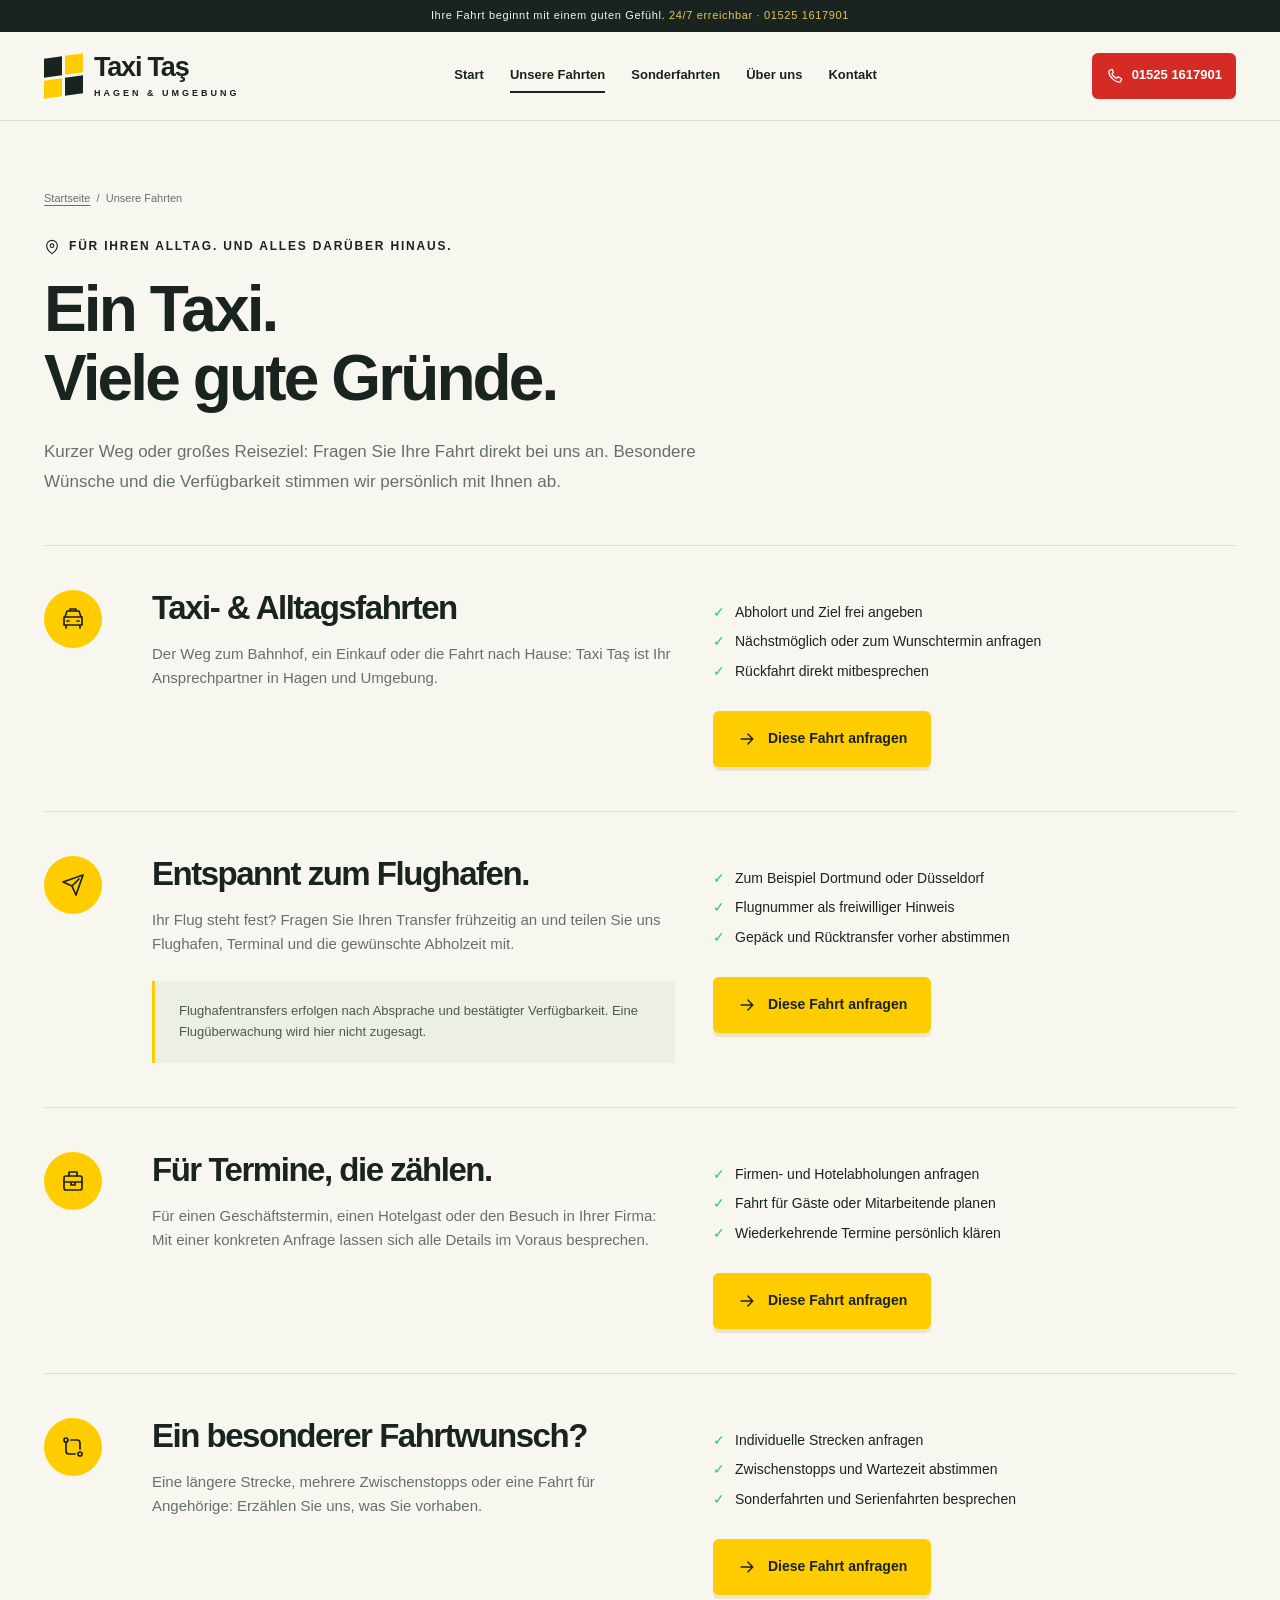
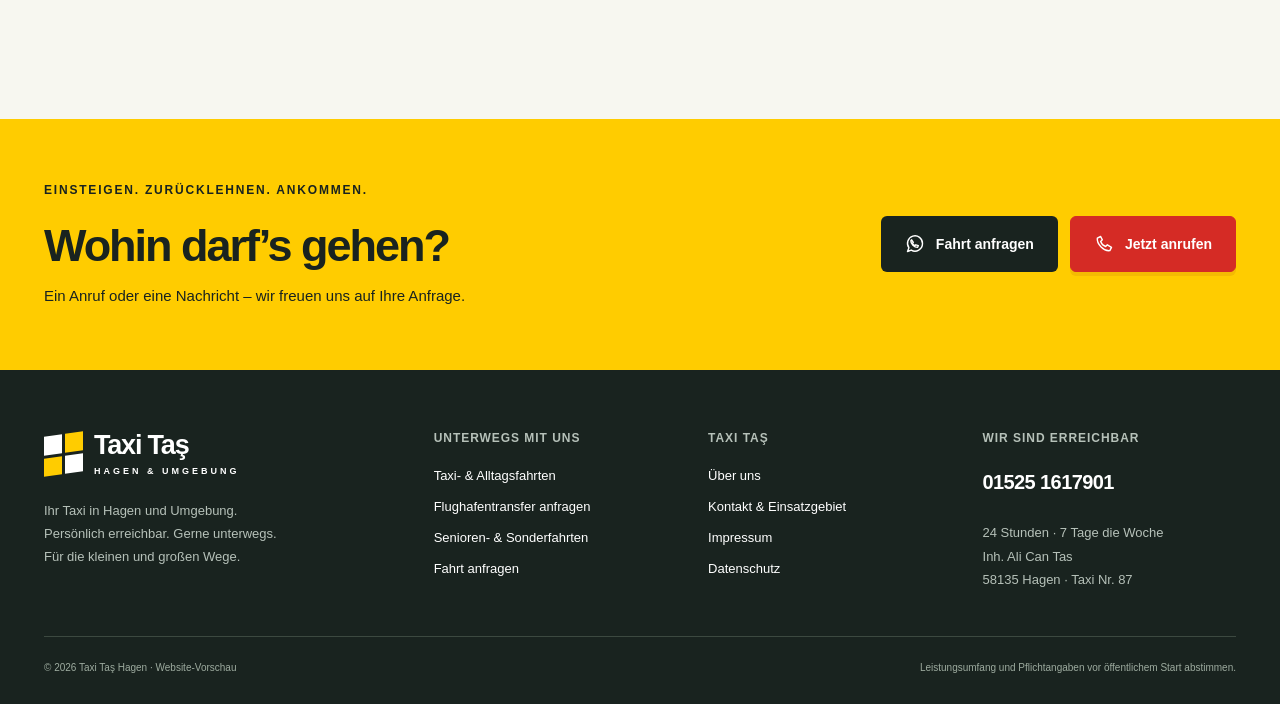
<file: fahrten/index.html>
<!DOCTYPE html><html lang="de"><head><meta charset="utf-8"><meta name="viewport" content="width=device-width,initial-scale=1,viewport-fit=cover"><title>Unsere Fahrten | Taxi Taş Hagen</title><meta name="description" content="Taxifahrten in Hagen sowie Flughafen-, Geschäfts- und individuelle Fahrten anfragen. Details persönlich mit Taxi Taş abstimmen."><meta name="robots" content="noindex,nofollow"><meta name="theme-color" content="#19231f"><link rel="icon" href="../assets/favicon.svg" type="image/svg+xml"><meta property="og:title" content="Unsere Fahrten | Taxi Taş Hagen"><meta property="og:description" content="Taxifahrten in Hagen sowie Flughafen-, Geschäfts- und individuelle Fahrten anfragen. Details persönlich mit Taxi Taş abstimmen."><meta property="og:type" content="website"><meta property="og:locale" content="de_DE"><link rel="stylesheet" href="../assets/style.css"><link rel="stylesheet" href="../assets/mobile-refinements.css"><script type="module" src="../assets/app.js"></script></head><body class="page-services"><a class="skip" href="#main">Zum Inhalt</a><div class="topline">Ihre Fahrt beginnt mit einem guten Gefühl. <span>24/7 erreichbar · 01525 1617901</span></div><header class="header"><div class="wrap nav-row"><a class="brand" href="../" aria-label="Taxi Taş Hagen – Startseite"><span class="brand-symbol" aria-hidden="true"><i></i><i></i><i></i><i></i></span><span class="brand-name">Taxi Taş<small>HAGEN & UMGEBUNG</small></span></a><nav id="main-navigation" class="main-nav" aria-label="Hauptnavigation"><a href="../" >Start</a><a href="./" aria-current="page">Unsere Fahrten</a><a href="../sonderfahrten/" >Sonderfahrten</a><a href="../ueber-uns/" >Über uns</a><a href="../kontakt/" >Kontakt</a></nav><a class="nav-phone" href="tel:+4915251617901" aria-label="Taxi Taş anrufen: 01525 1617901"><svg viewBox="0 0 24 24" aria-hidden="true"><path d="m8 3-4 2c-1 7 8 16 15 15l2-4-5-3-2 2c-3-1-5-3-6-6l2-2Z"/></svg>01525 1617901</a><button class="menu-toggle" type="button" aria-expanded="false" aria-controls="main-navigation" aria-label="Menü öffnen"><svg viewBox="0 0 24 24" aria-hidden="true"><path d="M4 6h16M4 12h16M4 18h16"/></svg></button></div></header><main id="main"><section class="page-intro"><div class="wrap"><div class="breadcrumbs"><a href="../">Startseite</a> &nbsp;/&nbsp; Unsere Fahrten</div><div class="eyebrow"><svg viewBox="0 0 24 24" aria-hidden="true"><path d="M20 10c0 6-8 12-8 12S4 16 4 10a8 8 0 1 1 16 0Z"/><circle cx="12" cy="10" r="2.7"/></svg>FÜR IHREN ALLTAG. UND ALLES DARÜBER HINAUS.</div><h1>Ein Taxi.<br>Viele gute Gründe.</h1><p class="lead">Kurzer Weg oder großes Reiseziel: Fragen Sie Ihre Fahrt direkt bei uns an. Besondere Wünsche und die Verfügbarkeit stimmen wir persönlich mit Ihnen ab.</p></div></section><section class="wrap service-details"><article class="service-detail" id="taxi"><div class="service-icon"><svg viewBox="0 0 24 24" aria-hidden="true"><path d="m4 10 2-6h12l2 6M3 10h18v8H3Zm2 8v3m14-3v3M6 14h2m8 0h2M9 4V2h6v2"/></svg></div><div><h2>Taxi- & Alltagsfahrten</h2><p>Der Weg zum Bahnhof, ein Einkauf oder die Fahrt nach Hause: Taxi Taş ist Ihr Ansprechpartner in Hagen und Umgebung.</p></div><div><ul><li>Abholort und Ziel frei angeben</li><li>Nächstmöglich oder zum Wunschtermin anfragen</li><li>Rückfahrt direkt mitbesprechen</li></ul><a class="button yellow" href="../fahrt-anfragen/?art=Taxifahrt" ><svg viewBox="0 0 24 24" aria-hidden="true"><path d="M5 12h14m-6-6 6 6-6 6"/></svg>Diese Fahrt anfragen</a></div></article><article class="service-detail" id="flughafen"><div class="service-icon"><svg viewBox="0 0 24 24" aria-hidden="true"><path d="m22 2-7 20-4-9-9-4Z"/><path d="m11 13 7-7"/></svg></div><div><h2>Entspannt zum Flughafen.</h2><p>Ihr Flug steht fest? Fragen Sie Ihren Transfer frühzeitig an und teilen Sie uns Flughafen, Terminal und die gewünschte Abholzeit mit.</p><div class="side-note">Flughafentransfers erfolgen nach Absprache und bestätigter Verfügbarkeit. Eine Flugüberwachung wird hier nicht zugesagt.</div></div><div><ul><li>Zum Beispiel Dortmund oder Düsseldorf</li><li>Flugnummer als freiwilliger Hinweis</li><li>Gepäck und Rücktransfer vorher abstimmen</li></ul><a class="button yellow" href="../fahrt-anfragen/?art=Flughafentransfer" ><svg viewBox="0 0 24 24" aria-hidden="true"><path d="M5 12h14m-6-6 6 6-6 6"/></svg>Diese Fahrt anfragen</a></div></article><article class="service-detail" id="geschaeftlich"><div class="service-icon"><svg viewBox="0 0 24 24" aria-hidden="true"><rect x="3" y="7" width="18" height="14" rx="2"/><path d="M8 7V3h8v4M3 13h18m-11 0v3h4v-3"/></svg></div><div><h2>Für Termine, die zählen.</h2><p>Für einen Geschäftstermin, einen Hotelgast oder den Besuch in Ihrer Firma: Mit einer konkreten Anfrage lassen sich alle Details im Voraus besprechen.</p></div><div><ul><li>Firmen- und Hotelabholungen anfragen</li><li>Fahrt für Gäste oder Mitarbeitende planen</li><li>Wiederkehrende Termine persönlich klären</li></ul><a class="button yellow" href="../fahrt-anfragen/?art=Gesch%C3%A4ftsfahrt" ><svg viewBox="0 0 24 24" aria-hidden="true"><path d="M5 12h14m-6-6 6 6-6 6"/></svg>Diese Fahrt anfragen</a></div></article><article class="service-detail" id="individuell"><div class="service-icon"><svg viewBox="0 0 24 24" aria-hidden="true"><circle cx="5" cy="5" r="2"/><circle cx="19" cy="19" r="2"/><path d="M5 7v9a3 3 0 0 0 3 3h6M10 5h6a3 3 0 0 1 3 3v6"/></svg></div><div><h2>Ein besonderer Fahrtwunsch?</h2><p>Eine längere Strecke, mehrere Zwischenstopps oder eine Fahrt für Angehörige: Erzählen Sie uns, was Sie vorhaben.</p></div><div><ul><li>Individuelle Strecken anfragen</li><li>Zwischenstopps und Wartezeit abstimmen</li><li>Sonderfahrten und Serienfahrten besprechen</li></ul><a class="button yellow" href="../fahrt-anfragen/?art=Individuelle%20Fahrt" ><svg viewBox="0 0 24 24" aria-hidden="true"><path d="M5 12h14m-6-6 6 6-6 6"/></svg>Diese Fahrt anfragen</a></div></article></section><section class="cta-band"><div class="wrap"><div><div class="eyebrow">Einsteigen. Zurücklehnen. Ankommen.</div><h2>Wohin darf’s gehen?</h2><p>Ein Anruf oder eine Nachricht – wir freuen uns auf Ihre Anfrage.</p></div><div class="actions"><a class="button " href="../fahrt-anfragen/" ><svg viewBox="0 0 24 24" aria-hidden="true"><path d="M21 11.5a9 9 0 0 1-13.5 7.8L3 21l1.7-4.5A9 9 0 1 1 21 11.5Z"/><path d="m8 7-1 1c0 4 4 8 8 8l1-2-3-1-1 1c-2-1-3-2-3-3l1-1Z"/></svg>Fahrt anfragen</a><a class="button red" href="tel:+4915251617901" ><svg viewBox="0 0 24 24" aria-hidden="true"><path d="m8 3-4 2c-1 7 8 16 15 15l2-4-5-3-2 2c-3-1-5-3-6-6l2-2Z"/></svg>Jetzt anrufen</a></div></div></section></main><footer class="footer"><div class="wrap"><div class="footer-grid"><div><a class="brand" href="../" aria-label="Taxi Taş Hagen – Startseite"><span class="brand-symbol" aria-hidden="true"><i></i><i></i><i></i><i></i></span><span class="brand-name">Taxi Taş<small>HAGEN & UMGEBUNG</small></span></a><p>Ihr Taxi in Hagen und Umgebung.<br>Persönlich erreichbar. Gerne unterwegs.<br>Für die kleinen und großen Wege.</p></div><div><h3>Unterwegs mit uns</h3><ul><li><a href="./">Taxi- & Alltagsfahrten</a></li><li><a href="#flughafen">Flughafentransfer anfragen</a></li><li><a href="../sonderfahrten/">Senioren- & Sonderfahrten</a></li><li><a href="../fahrt-anfragen/">Fahrt anfragen</a></li></ul></div><div><h3>Taxi Taş</h3><ul><li><a href="../ueber-uns/">Über uns</a></li><li><a href="../kontakt/">Kontakt & Einsatzgebiet</a></li><li><a href="../impressum/">Impressum</a></li><li><a href="../datenschutz/">Datenschutz</a></li></ul></div><div><h3>Wir sind erreichbar</h3><a class="footer-phone" href="tel:+4915251617901">01525 1617901</a><p>24 Stunden · 7 Tage die Woche<br>Inh. Ali Can Tas<br>58135 Hagen · Taxi Nr. 87</p></div></div><div class="footer-bottom"><span>© 2026 Taxi Taş Hagen · Website-Vorschau</span><span>Leistungsumfang und Pflichtangaben vor öffentlichem Start abstimmen.</span></div></div></footer><nav class="mobile-actions" aria-label="Schnellkontakt"><a class="button red" href="tel:+4915251617901" ><svg viewBox="0 0 24 24" aria-hidden="true"><path d="m8 3-4 2c-1 7 8 16 15 15l2-4-5-3-2 2c-3-1-5-3-6-6l2-2Z"/></svg>Anrufen</a><a class="button whatsapp" href="https://wa.me/4915251617901" data-whatsapp><svg viewBox="0 0 24 24" aria-hidden="true"><path d="M21 11.5a9 9 0 0 1-13.5 7.8L3 21l1.7-4.5A9 9 0 1 1 21 11.5Z"/><path d="m8 7-1 1c0 4 4 8 8 8l1-2-3-1-1 1c-2-1-3-2-3-3l1-1Z"/></svg>WhatsApp</a></nav></body></html>
</file>
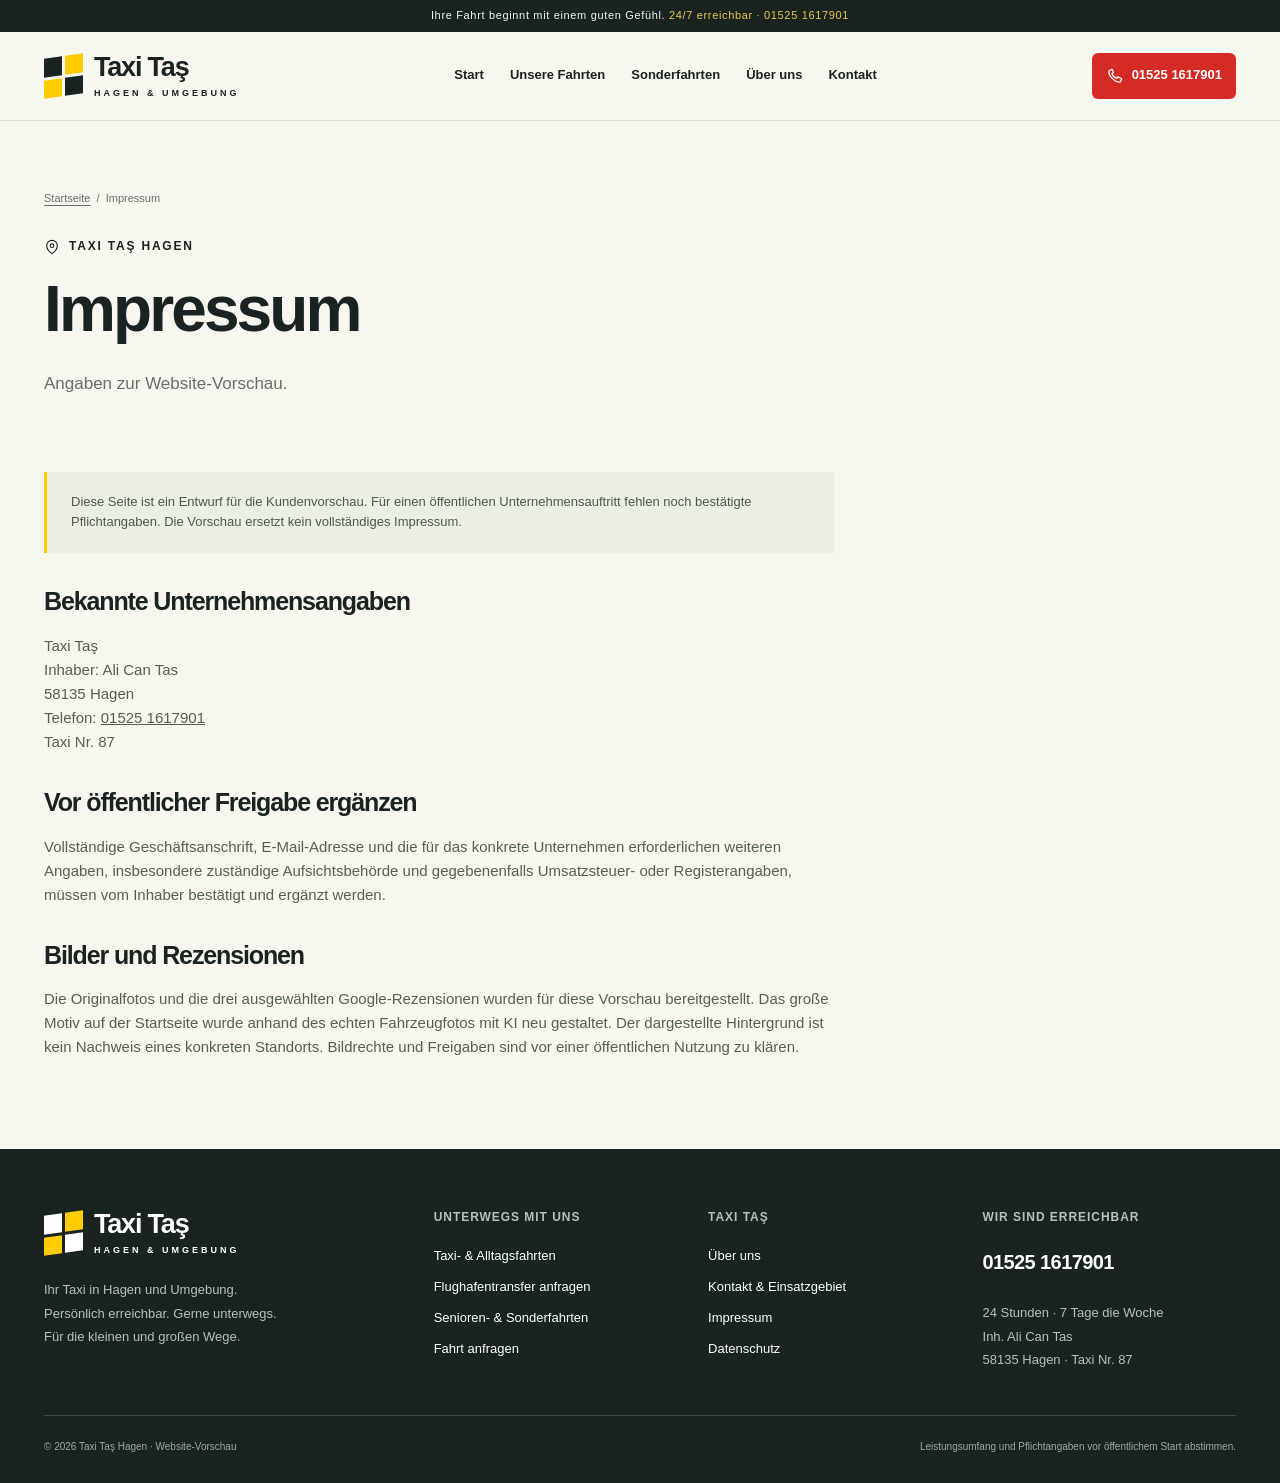
<file: impressum/index.html>
<!DOCTYPE html><html lang="de"><head><meta charset="utf-8"><meta name="viewport" content="width=device-width,initial-scale=1,viewport-fit=cover"><title>Impressum – Vorschau | Taxi Taş Hagen</title><meta name="description" content="Bekannte Unternehmensangaben und noch zu ergänzende Angaben für die Website-Vorschau von Taxi Taş Hagen."><meta name="robots" content="noindex,nofollow"><meta name="theme-color" content="#19231f"><link rel="icon" href="../assets/favicon.svg" type="image/svg+xml"><meta property="og:title" content="Impressum – Vorschau | Taxi Taş Hagen"><meta property="og:description" content="Bekannte Unternehmensangaben und noch zu ergänzende Angaben für die Website-Vorschau von Taxi Taş Hagen."><meta property="og:type" content="website"><meta property="og:locale" content="de_DE"><link rel="stylesheet" href="../assets/style.css"><link rel="stylesheet" href="../assets/mobile-refinements.css"><script type="module" src="../assets/app.js"></script></head><body class="page-info"><a class="skip" href="#main">Zum Inhalt</a><div class="topline">Ihre Fahrt beginnt mit einem guten Gefühl. <span>24/7 erreichbar · 01525 1617901</span></div><header class="header"><div class="wrap nav-row"><a class="brand" href="../" aria-label="Taxi Taş Hagen – Startseite"><span class="brand-symbol" aria-hidden="true"><i></i><i></i><i></i><i></i></span><span class="brand-name">Taxi Taş<small>HAGEN & UMGEBUNG</small></span></a><nav id="main-navigation" class="main-nav" aria-label="Hauptnavigation"><a href="../" >Start</a><a href="../fahrten/" >Unsere Fahrten</a><a href="../sonderfahrten/" >Sonderfahrten</a><a href="../ueber-uns/" >Über uns</a><a href="../kontakt/" >Kontakt</a></nav><a class="nav-phone" href="tel:+4915251617901" aria-label="Taxi Taş anrufen: 01525 1617901"><svg viewBox="0 0 24 24" aria-hidden="true"><path d="m8 3-4 2c-1 7 8 16 15 15l2-4-5-3-2 2c-3-1-5-3-6-6l2-2Z"/></svg>01525 1617901</a><button class="menu-toggle" type="button" aria-expanded="false" aria-controls="main-navigation" aria-label="Menü öffnen"><svg viewBox="0 0 24 24" aria-hidden="true"><path d="M4 6h16M4 12h16M4 18h16"/></svg></button></div></header><main id="main"><section class="page-intro"><div class="wrap"><div class="breadcrumbs"><a href="../">Startseite</a> &nbsp;/&nbsp; Impressum</div><div class="eyebrow"><svg viewBox="0 0 24 24" aria-hidden="true"><path d="M20 10c0 6-8 12-8 12S4 16 4 10a8 8 0 1 1 16 0Z"/><circle cx="12" cy="10" r="2.7"/></svg>TAXI TAŞ HAGEN</div><h1>Impressum</h1><p class="lead">Angaben zur Website-Vorschau.</p></div></section><div class="wrap"><article class="prose"><div class="side-note">Diese Seite ist ein Entwurf für die Kundenvorschau. Für einen öffentlichen Unternehmensauftritt fehlen noch bestätigte Pflichtangaben. Die Vorschau ersetzt kein vollständiges Impressum.</div><h2>Bekannte Unternehmensangaben</h2><p>Taxi Taş<br>Inhaber: Ali Can Tas<br>58135 Hagen<br>Telefon: <a href="tel:+4915251617901">01525 1617901</a><br>Taxi Nr. 87</p><h2>Vor öffentlicher Freigabe ergänzen</h2><p>Vollständige Geschäftsanschrift, E-Mail-Adresse und die für das konkrete Unternehmen erforderlichen weiteren Angaben, insbesondere zuständige Aufsichtsbehörde und gegebenenfalls Umsatzsteuer- oder Registerangaben, müssen vom Inhaber bestätigt und ergänzt werden.</p><h2>Bilder und Rezensionen</h2><p>Die Originalfotos und die drei ausgewählten Google-Rezensionen wurden für diese Vorschau bereitgestellt. Das große Motiv auf der Startseite wurde anhand des echten Fahrzeugfotos mit KI neu gestaltet. Der dargestellte Hintergrund ist kein Nachweis eines konkreten Standorts. Bildrechte und Freigaben sind vor einer öffentlichen Nutzung zu klären.</p></article></div></main><footer class="footer"><div class="wrap"><div class="footer-grid"><div><a class="brand" href="../" aria-label="Taxi Taş Hagen – Startseite"><span class="brand-symbol" aria-hidden="true"><i></i><i></i><i></i><i></i></span><span class="brand-name">Taxi Taş<small>HAGEN & UMGEBUNG</small></span></a><p>Ihr Taxi in Hagen und Umgebung.<br>Persönlich erreichbar. Gerne unterwegs.<br>Für die kleinen und großen Wege.</p></div><div><h3>Unterwegs mit uns</h3><ul><li><a href="../fahrten/">Taxi- & Alltagsfahrten</a></li><li><a href="../fahrten/#flughafen">Flughafentransfer anfragen</a></li><li><a href="../sonderfahrten/">Senioren- & Sonderfahrten</a></li><li><a href="../fahrt-anfragen/">Fahrt anfragen</a></li></ul></div><div><h3>Taxi Taş</h3><ul><li><a href="../ueber-uns/">Über uns</a></li><li><a href="../kontakt/">Kontakt & Einsatzgebiet</a></li><li><a href="./">Impressum</a></li><li><a href="../datenschutz/">Datenschutz</a></li></ul></div><div><h3>Wir sind erreichbar</h3><a class="footer-phone" href="tel:+4915251617901">01525 1617901</a><p>24 Stunden · 7 Tage die Woche<br>Inh. Ali Can Tas<br>58135 Hagen · Taxi Nr. 87</p></div></div><div class="footer-bottom"><span>© 2026 Taxi Taş Hagen · Website-Vorschau</span><span>Leistungsumfang und Pflichtangaben vor öffentlichem Start abstimmen.</span></div></div></footer><nav class="mobile-actions" aria-label="Schnellkontakt"><a class="button red" href="tel:+4915251617901" ><svg viewBox="0 0 24 24" aria-hidden="true"><path d="m8 3-4 2c-1 7 8 16 15 15l2-4-5-3-2 2c-3-1-5-3-6-6l2-2Z"/></svg>Anrufen</a><a class="button whatsapp" href="https://wa.me/4915251617901" data-whatsapp><svg viewBox="0 0 24 24" aria-hidden="true"><path d="M21 11.5a9 9 0 0 1-13.5 7.8L3 21l1.7-4.5A9 9 0 1 1 21 11.5Z"/><path d="m8 7-1 1c0 4 4 8 8 8l1-2-3-1-1 1c-2-1-3-2-3-3l1-1Z"/></svg>WhatsApp</a></nav></body></html>
</file>
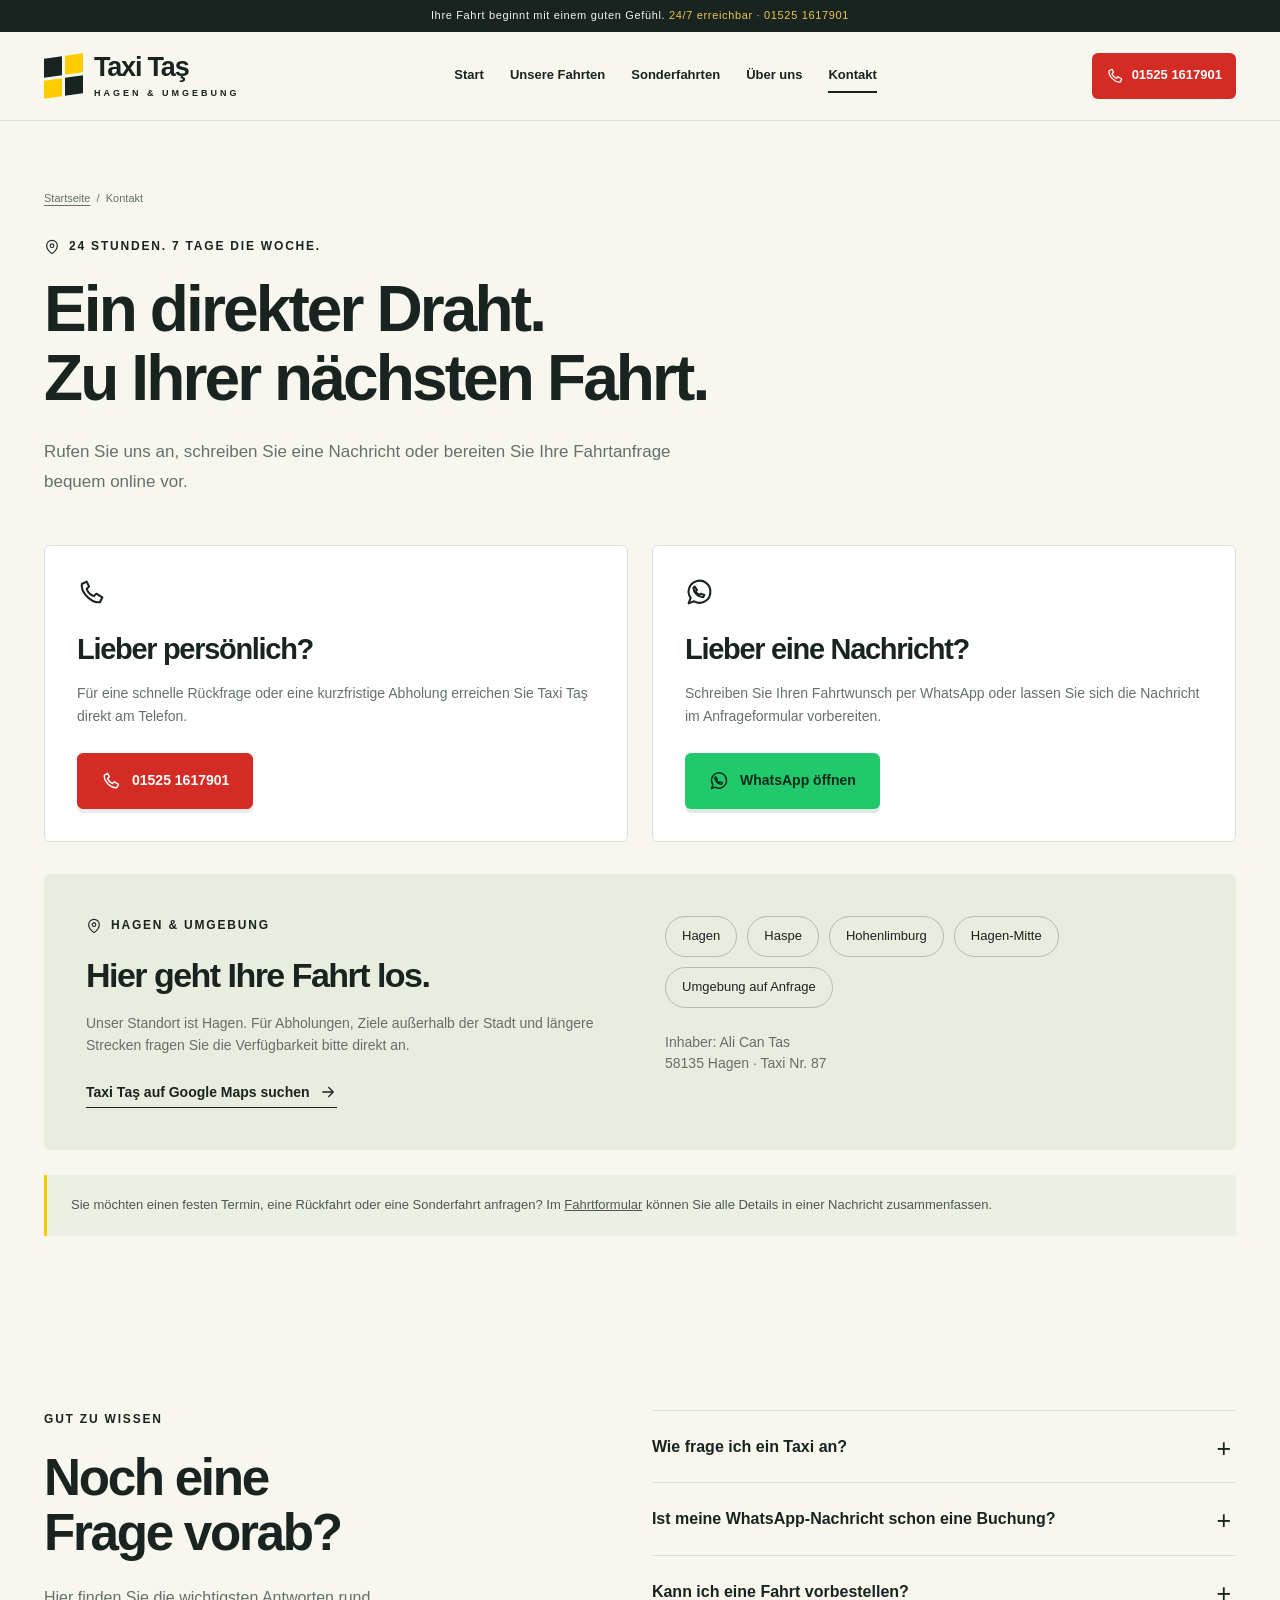
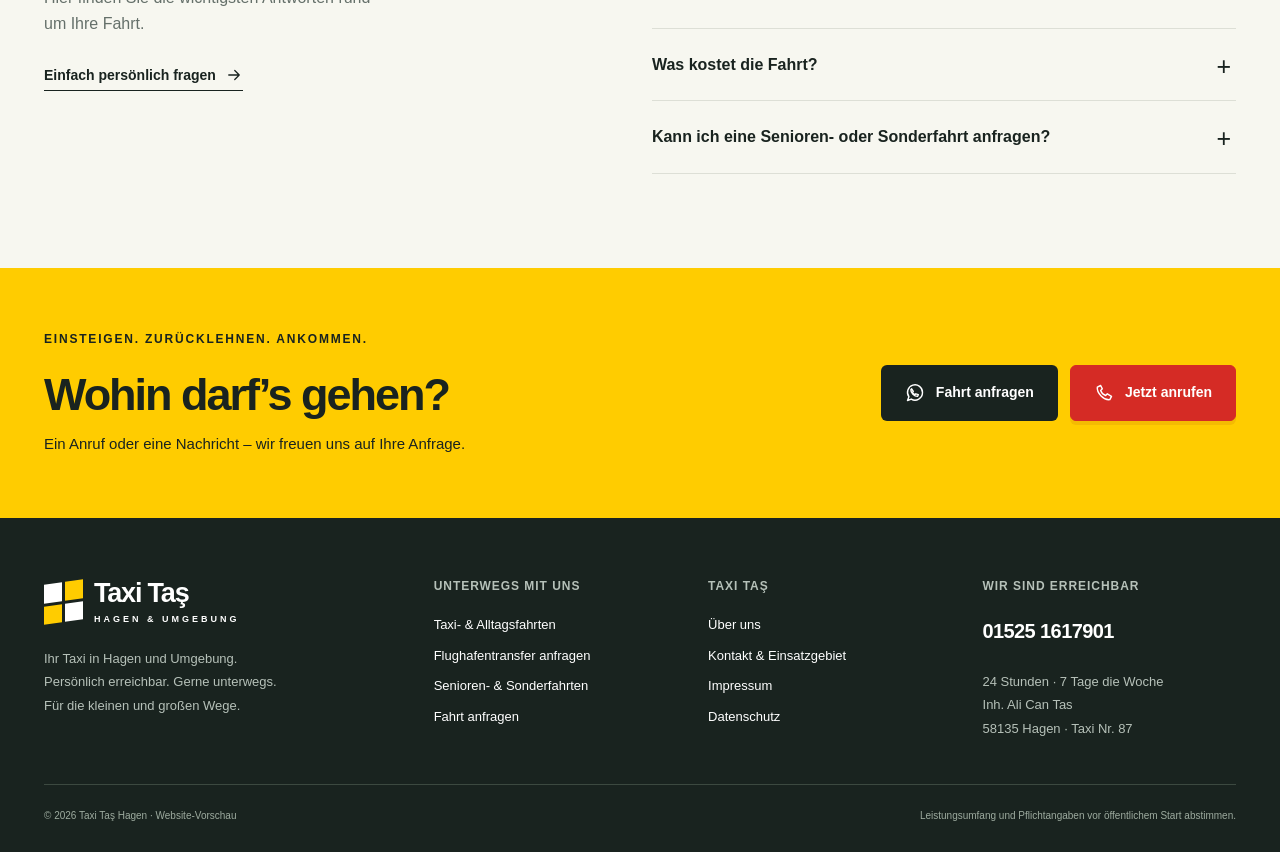
<file: kontakt/index.html>
<!DOCTYPE html><html lang="de"><head><meta charset="utf-8"><meta name="viewport" content="width=device-width,initial-scale=1,viewport-fit=cover"><title>Kontakt & Telefonnummer | Taxi Taş Hagen</title><meta name="description" content="Taxi Taş erreichen: 01525 1617901. 24/7 per Telefon, Fahrtanfragen über WhatsApp. Hagen und Umgebung."><meta name="robots" content="noindex,nofollow"><meta name="theme-color" content="#19231f"><link rel="icon" href="../assets/favicon.svg" type="image/svg+xml"><meta property="og:title" content="Kontakt & Telefonnummer | Taxi Taş Hagen"><meta property="og:description" content="Taxi Taş erreichen: 01525 1617901. 24/7 per Telefon, Fahrtanfragen über WhatsApp. Hagen und Umgebung."><meta property="og:type" content="website"><meta property="og:locale" content="de_DE"><link rel="stylesheet" href="../assets/style.css"><link rel="stylesheet" href="../assets/mobile-refinements.css"><script type="module" src="../assets/app.js"></script></head><body class="page-contact"><a class="skip" href="#main">Zum Inhalt</a><div class="topline">Ihre Fahrt beginnt mit einem guten Gefühl. <span>24/7 erreichbar · 01525 1617901</span></div><header class="header"><div class="wrap nav-row"><a class="brand" href="../" aria-label="Taxi Taş Hagen – Startseite"><span class="brand-symbol" aria-hidden="true"><i></i><i></i><i></i><i></i></span><span class="brand-name">Taxi Taş<small>HAGEN & UMGEBUNG</small></span></a><nav id="main-navigation" class="main-nav" aria-label="Hauptnavigation"><a href="../" >Start</a><a href="../fahrten/" >Unsere Fahrten</a><a href="../sonderfahrten/" >Sonderfahrten</a><a href="../ueber-uns/" >Über uns</a><a href="./" aria-current="page">Kontakt</a></nav><a class="nav-phone" href="tel:+4915251617901" aria-label="Taxi Taş anrufen: 01525 1617901"><svg viewBox="0 0 24 24" aria-hidden="true"><path d="m8 3-4 2c-1 7 8 16 15 15l2-4-5-3-2 2c-3-1-5-3-6-6l2-2Z"/></svg>01525 1617901</a><button class="menu-toggle" type="button" aria-expanded="false" aria-controls="main-navigation" aria-label="Menü öffnen"><svg viewBox="0 0 24 24" aria-hidden="true"><path d="M4 6h16M4 12h16M4 18h16"/></svg></button></div></header><main id="main"><section class="page-intro"><div class="wrap"><div class="breadcrumbs"><a href="../">Startseite</a> &nbsp;/&nbsp; Kontakt</div><div class="eyebrow"><svg viewBox="0 0 24 24" aria-hidden="true"><path d="M20 10c0 6-8 12-8 12S4 16 4 10a8 8 0 1 1 16 0Z"/><circle cx="12" cy="10" r="2.7"/></svg>24 STUNDEN. 7 TAGE DIE WOCHE.</div><h1>Ein direkter Draht.<br>Zu Ihrer nächsten Fahrt.</h1><p class="lead">Rufen Sie uns an, schreiben Sie eine Nachricht oder bereiten Sie Ihre Fahrtanfrage bequem online vor.</p></div></section><section class="wrap" style="padding-bottom:80px"><div class="contact-options"><article class="contact-option"><svg viewBox="0 0 24 24" aria-hidden="true"><path d="m8 3-4 2c-1 7 8 16 15 15l2-4-5-3-2 2c-3-1-5-3-6-6l2-2Z"/></svg><h2>Lieber persönlich?</h2><p>Für eine schnelle Rückfrage oder eine kurzfristige Abholung erreichen Sie Taxi Taş direkt am Telefon.</p><a class="button red" href="tel:+4915251617901" ><svg viewBox="0 0 24 24" aria-hidden="true"><path d="m8 3-4 2c-1 7 8 16 15 15l2-4-5-3-2 2c-3-1-5-3-6-6l2-2Z"/></svg>01525 1617901</a></article><article class="contact-option"><svg viewBox="0 0 24 24" aria-hidden="true"><path d="M21 11.5a9 9 0 0 1-13.5 7.8L3 21l1.7-4.5A9 9 0 1 1 21 11.5Z"/><path d="m8 7-1 1c0 4 4 8 8 8l1-2-3-1-1 1c-2-1-3-2-3-3l1-1Z"/></svg><h2>Lieber eine Nachricht?</h2><p>Schreiben Sie Ihren Fahrtwunsch per WhatsApp oder lassen Sie sich die Nachricht im Anfrageformular vorbereiten.</p><a class="button whatsapp" href="https://wa.me/4915251617901" data-whatsapp><svg viewBox="0 0 24 24" aria-hidden="true"><path d="M21 11.5a9 9 0 0 1-13.5 7.8L3 21l1.7-4.5A9 9 0 1 1 21 11.5Z"/><path d="m8 7-1 1c0 4 4 8 8 8l1-2-3-1-1 1c-2-1-3-2-3-3l1-1Z"/></svg>WhatsApp öffnen</a></article></div><div class="location-panel"><div><div class="eyebrow"><svg viewBox="0 0 24 24" aria-hidden="true"><path d="M20 10c0 6-8 12-8 12S4 16 4 10a8 8 0 1 1 16 0Z"/><circle cx="12" cy="10" r="2.7"/></svg>Hagen & Umgebung</div><h2>Hier geht Ihre Fahrt los.</h2><p>Unser Standort ist Hagen. Für Abholungen, Ziele außerhalb der Stadt und längere Strecken fragen Sie die Verfügbarkeit bitte direkt an.</p><a class="text-link spaced" href="https://www.google.com/maps/search/?api=1&query=Taxi+Tas+Hagen" target="_blank" rel="noopener noreferrer">Taxi Taş auf Google Maps suchen <svg viewBox="0 0 24 24" aria-hidden="true"><path d="M5 12h14m-6-6 6 6-6 6"/></svg></a></div><div><div class="area-tags"><span>Hagen</span><span>Haspe</span><span>Hohenlimburg</span><span>Hagen-Mitte</span><span>Umgebung auf Anfrage</span></div><p class="small spaced">Inhaber: Ali Can Tas<br>58135 Hagen · Taxi Nr. 87</p></div></div><div class="side-note">Sie möchten einen festen Termin, eine Rückfahrt oder eine Sonderfahrt anfragen? Im <a href="../fahrt-anfragen/" style="text-decoration:underline">Fahrtformular</a> können Sie alle Details in einer Nachricht zusammenfassen.</div></section><section class="section"><div class="wrap faq-layout"><div class="intro"><div class="eyebrow">Gut zu wissen</div><h2>Noch eine<br>Frage vorab?</h2><p>Hier finden Sie die wichtigsten Antworten rund um Ihre Fahrt.</p><a class="text-link" href="tel:+4915251617901">Einfach persönlich fragen <svg viewBox="0 0 24 24" aria-hidden="true"><path d="M5 12h14m-6-6 6 6-6 6"/></svg></a></div><div class="faq-list"><details><summary>Wie frage ich ein Taxi an?</summary><p>Rufen Sie uns unter 01525 1617901 an oder nutzen Sie die Fahrtanfrage. Dort tragen Sie Abholort, Ziel und Ihren gewünschten Zeitpunkt ein. Die Angaben werden als Nachricht in WhatsApp geöffnet. Sie entscheiden selbst, wann Sie diese absenden.</p></details><details><summary>Ist meine WhatsApp-Nachricht schon eine Buchung?</summary><p>Ihre Nachricht ist zunächst eine Anfrage. Die Fahrt steht erst fest, wenn Taxi Taş die Verfügbarkeit und die Details persönlich bestätigt hat. Wenn es schnell gehen muss, rufen Sie bitte direkt an.</p></details><details><summary>Kann ich eine Fahrt vorbestellen?</summary><p>Ja, Sie können einen Wunschtermin anfragen. Wählen Sie im Formular „Termin wählen“ und geben Sie Datum und Uhrzeit an. Wir stimmen die Verfügbarkeit mit Ihnen ab.</p></details><details><summary>Was kostet die Fahrt?</summary><p>Das hängt von Ihrer Fahrt ab. Teilen Sie uns Start, Ziel und besondere Wünsche mit und fragen Sie die Kosten direkt bei uns an. Die Routenplanung zeigt Ihnen in Google Maps die Strecke; sie berechnet keinen Taxipreis.</p></details><details><summary>Kann ich eine Senioren- oder Sonderfahrt anfragen?</summary><p>Gerne können Sie uns Ihren Fahrtwunsch mitteilen – auch für Angehörige oder eine Einrichtung. Bitte klären Sie benötigte Unterstützung, Fahrzeuganforderungen und regelmäßige Termine vorher persönlich mit uns.</p></details></div></div></section><section class="cta-band"><div class="wrap"><div><div class="eyebrow">Einsteigen. Zurücklehnen. Ankommen.</div><h2>Wohin darf’s gehen?</h2><p>Ein Anruf oder eine Nachricht – wir freuen uns auf Ihre Anfrage.</p></div><div class="actions"><a class="button " href="../fahrt-anfragen/" ><svg viewBox="0 0 24 24" aria-hidden="true"><path d="M21 11.5a9 9 0 0 1-13.5 7.8L3 21l1.7-4.5A9 9 0 1 1 21 11.5Z"/><path d="m8 7-1 1c0 4 4 8 8 8l1-2-3-1-1 1c-2-1-3-2-3-3l1-1Z"/></svg>Fahrt anfragen</a><a class="button red" href="tel:+4915251617901" ><svg viewBox="0 0 24 24" aria-hidden="true"><path d="m8 3-4 2c-1 7 8 16 15 15l2-4-5-3-2 2c-3-1-5-3-6-6l2-2Z"/></svg>Jetzt anrufen</a></div></div></section></main><footer class="footer"><div class="wrap"><div class="footer-grid"><div><a class="brand" href="../" aria-label="Taxi Taş Hagen – Startseite"><span class="brand-symbol" aria-hidden="true"><i></i><i></i><i></i><i></i></span><span class="brand-name">Taxi Taş<small>HAGEN & UMGEBUNG</small></span></a><p>Ihr Taxi in Hagen und Umgebung.<br>Persönlich erreichbar. Gerne unterwegs.<br>Für die kleinen und großen Wege.</p></div><div><h3>Unterwegs mit uns</h3><ul><li><a href="../fahrten/">Taxi- & Alltagsfahrten</a></li><li><a href="../fahrten/#flughafen">Flughafentransfer anfragen</a></li><li><a href="../sonderfahrten/">Senioren- & Sonderfahrten</a></li><li><a href="../fahrt-anfragen/">Fahrt anfragen</a></li></ul></div><div><h3>Taxi Taş</h3><ul><li><a href="../ueber-uns/">Über uns</a></li><li><a href="./">Kontakt & Einsatzgebiet</a></li><li><a href="../impressum/">Impressum</a></li><li><a href="../datenschutz/">Datenschutz</a></li></ul></div><div><h3>Wir sind erreichbar</h3><a class="footer-phone" href="tel:+4915251617901">01525 1617901</a><p>24 Stunden · 7 Tage die Woche<br>Inh. Ali Can Tas<br>58135 Hagen · Taxi Nr. 87</p></div></div><div class="footer-bottom"><span>© 2026 Taxi Taş Hagen · Website-Vorschau</span><span>Leistungsumfang und Pflichtangaben vor öffentlichem Start abstimmen.</span></div></div></footer><nav class="mobile-actions" aria-label="Schnellkontakt"><a class="button red" href="tel:+4915251617901" ><svg viewBox="0 0 24 24" aria-hidden="true"><path d="m8 3-4 2c-1 7 8 16 15 15l2-4-5-3-2 2c-3-1-5-3-6-6l2-2Z"/></svg>Anrufen</a><a class="button whatsapp" href="https://wa.me/4915251617901" data-whatsapp><svg viewBox="0 0 24 24" aria-hidden="true"><path d="M21 11.5a9 9 0 0 1-13.5 7.8L3 21l1.7-4.5A9 9 0 1 1 21 11.5Z"/><path d="m8 7-1 1c0 4 4 8 8 8l1-2-3-1-1 1c-2-1-3-2-3-3l1-1Z"/></svg>WhatsApp</a></nav></body></html>
</file>
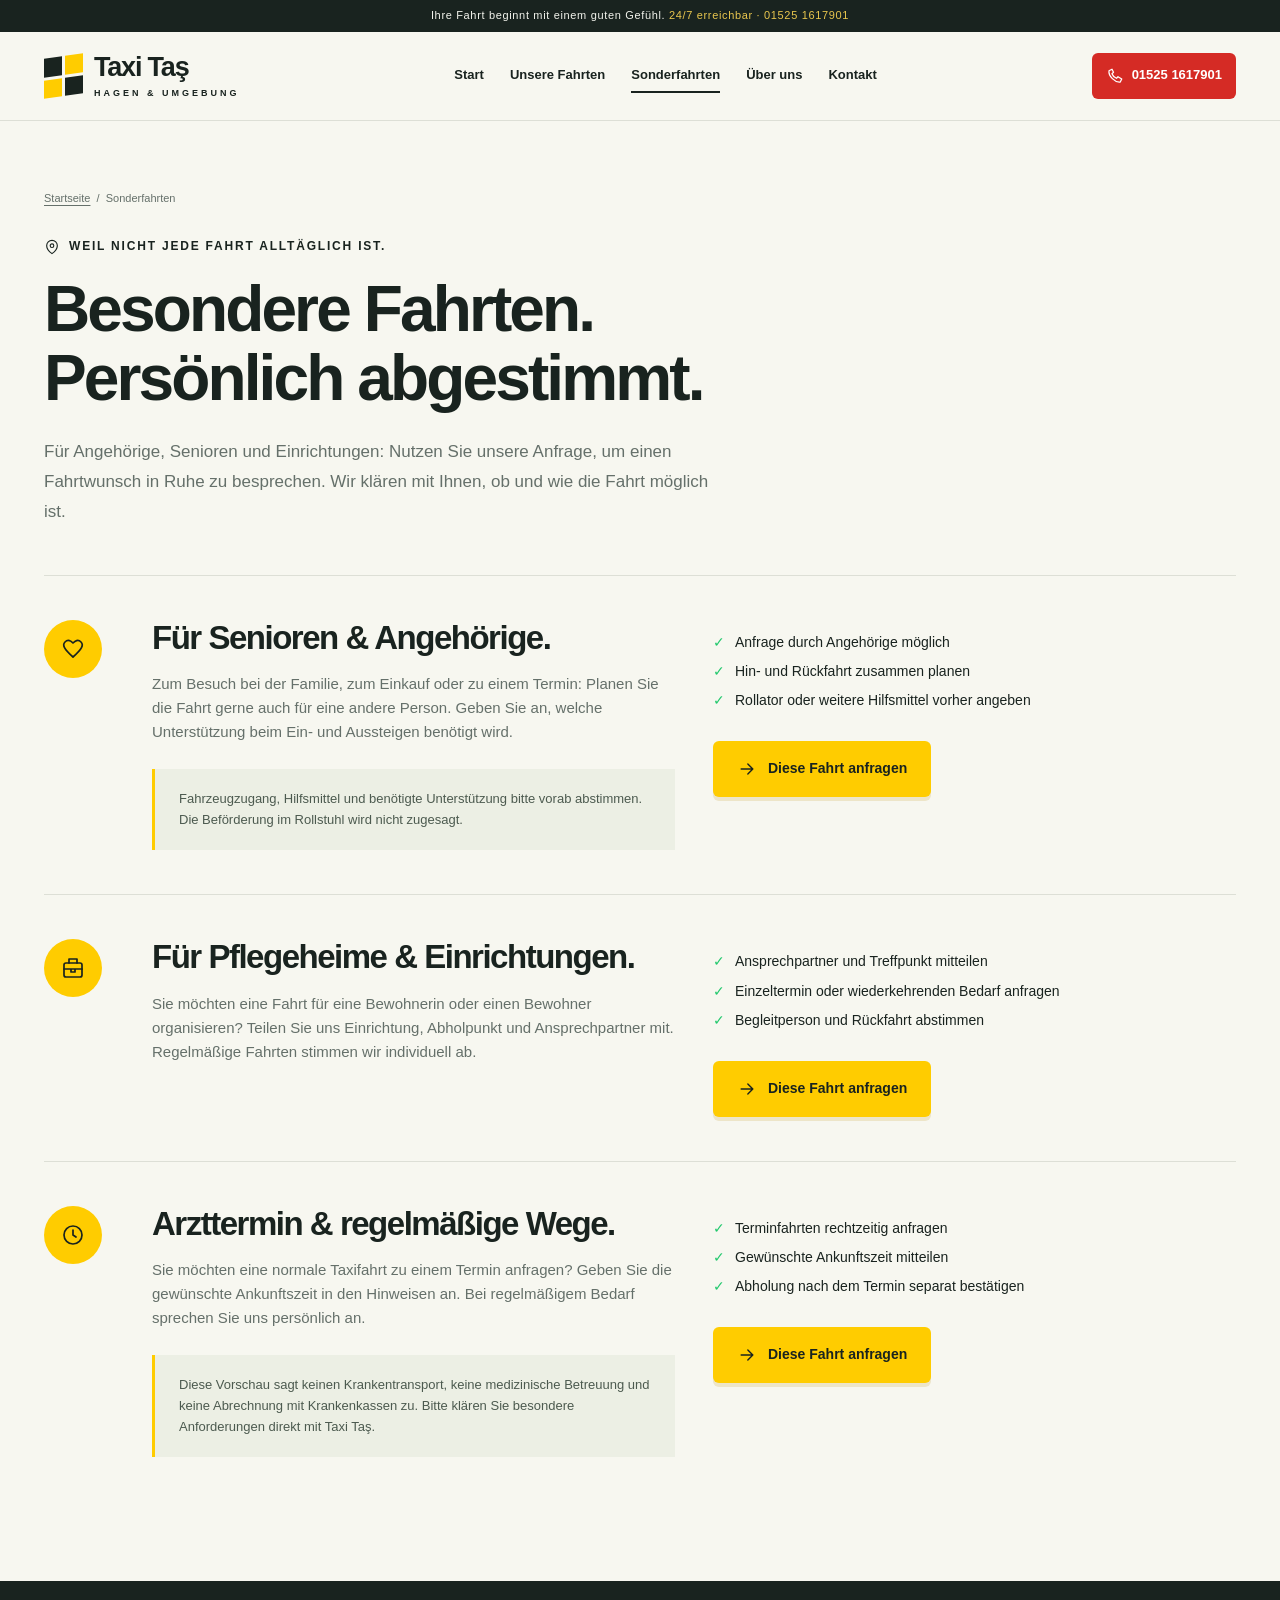
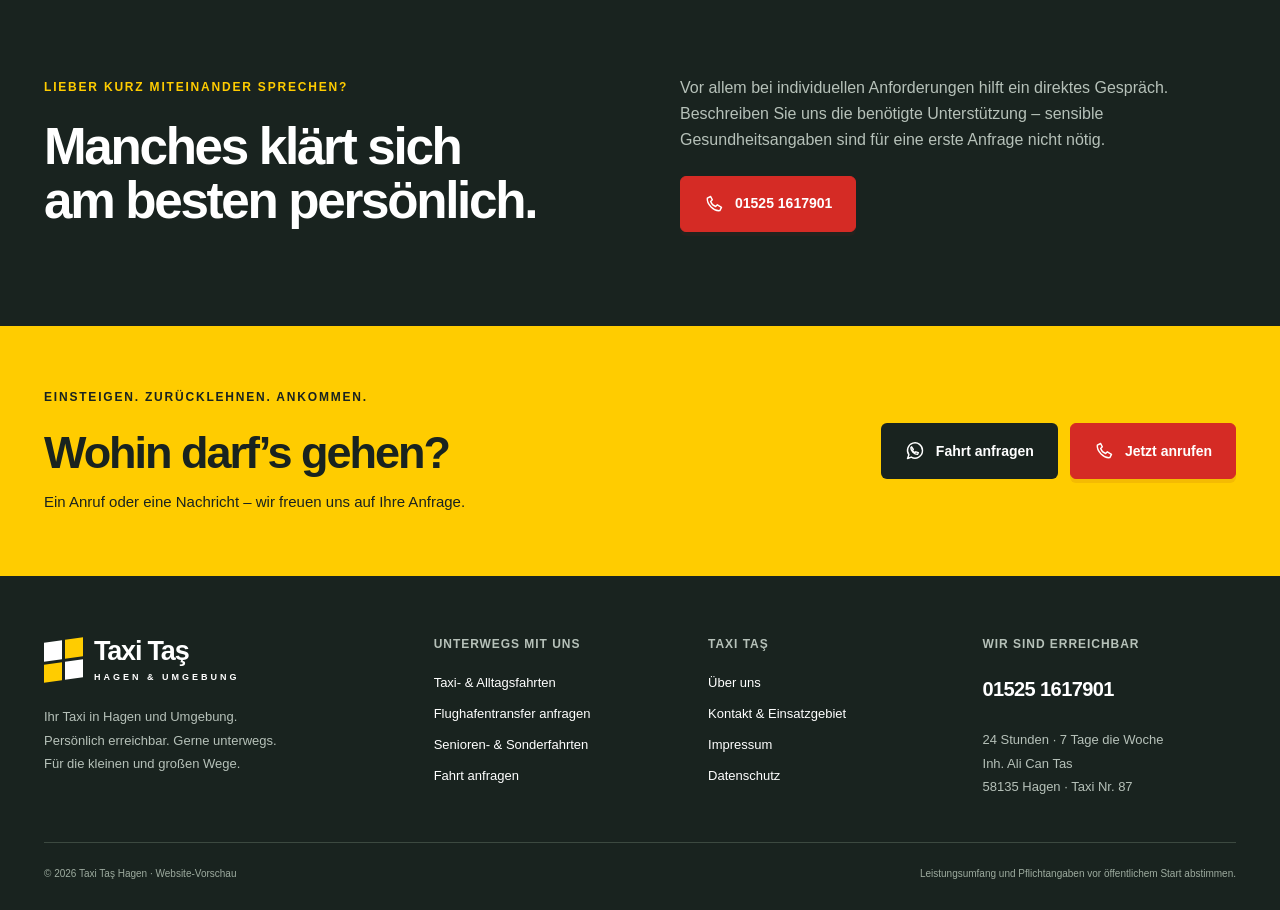
<file: sonderfahrten/index.html>
<!DOCTYPE html><html lang="de"><head><meta charset="utf-8"><meta name="viewport" content="width=device-width,initial-scale=1,viewport-fit=cover"><title>Senioren- & Sonderfahrten anfragen | Taxi Taş Hagen</title><meta name="description" content="Fahrtwünsche für Senioren, Angehörige und Pflegeeinrichtungen individuell anfragen. Unterstützung und Verfügbarkeit persönlich abstimmen."><meta name="robots" content="noindex,nofollow"><meta name="theme-color" content="#19231f"><link rel="icon" href="../assets/favicon.svg" type="image/svg+xml"><meta property="og:title" content="Senioren- & Sonderfahrten anfragen | Taxi Taş Hagen"><meta property="og:description" content="Fahrtwünsche für Senioren, Angehörige und Pflegeeinrichtungen individuell anfragen. Unterstützung und Verfügbarkeit persönlich abstimmen."><meta property="og:type" content="website"><meta property="og:locale" content="de_DE"><link rel="stylesheet" href="../assets/style.css"><link rel="stylesheet" href="../assets/mobile-refinements.css"><script type="module" src="../assets/app.js"></script></head><body class="page-special"><a class="skip" href="#main">Zum Inhalt</a><div class="topline">Ihre Fahrt beginnt mit einem guten Gefühl. <span>24/7 erreichbar · 01525 1617901</span></div><header class="header"><div class="wrap nav-row"><a class="brand" href="../" aria-label="Taxi Taş Hagen – Startseite"><span class="brand-symbol" aria-hidden="true"><i></i><i></i><i></i><i></i></span><span class="brand-name">Taxi Taş<small>HAGEN & UMGEBUNG</small></span></a><nav id="main-navigation" class="main-nav" aria-label="Hauptnavigation"><a href="../" >Start</a><a href="../fahrten/" >Unsere Fahrten</a><a href="./" aria-current="page">Sonderfahrten</a><a href="../ueber-uns/" >Über uns</a><a href="../kontakt/" >Kontakt</a></nav><a class="nav-phone" href="tel:+4915251617901" aria-label="Taxi Taş anrufen: 01525 1617901"><svg viewBox="0 0 24 24" aria-hidden="true"><path d="m8 3-4 2c-1 7 8 16 15 15l2-4-5-3-2 2c-3-1-5-3-6-6l2-2Z"/></svg>01525 1617901</a><button class="menu-toggle" type="button" aria-expanded="false" aria-controls="main-navigation" aria-label="Menü öffnen"><svg viewBox="0 0 24 24" aria-hidden="true"><path d="M4 6h16M4 12h16M4 18h16"/></svg></button></div></header><main id="main"><section class="page-intro"><div class="wrap"><div class="breadcrumbs"><a href="../">Startseite</a> &nbsp;/&nbsp; Sonderfahrten</div><div class="eyebrow"><svg viewBox="0 0 24 24" aria-hidden="true"><path d="M20 10c0 6-8 12-8 12S4 16 4 10a8 8 0 1 1 16 0Z"/><circle cx="12" cy="10" r="2.7"/></svg>WEIL NICHT JEDE FAHRT ALLTÄGLICH IST.</div><h1>Besondere Fahrten.<br>Persönlich abgestimmt.</h1><p class="lead">Für Angehörige, Senioren und Einrichtungen: Nutzen Sie unsere Anfrage, um einen Fahrtwunsch in Ruhe zu besprechen. Wir klären mit Ihnen, ob und wie die Fahrt möglich ist.</p></div></section><section class="wrap service-details"><article class="service-detail" id="senioren"><div class="service-icon"><svg viewBox="0 0 24 24" aria-hidden="true"><path d="M20 5c-3-3-6-1-8 1-2-2-5-4-8-1s-1 7 8 15C21 12 23 8 20 5Z"/></svg></div><div><h2>Für Senioren & Angehörige.</h2><p>Zum Besuch bei der Familie, zum Einkauf oder zu einem Termin: Planen Sie die Fahrt gerne auch für eine andere Person. Geben Sie an, welche Unterstützung beim Ein- und Aussteigen benötigt wird.</p><div class="side-note">Fahrzeugzugang, Hilfsmittel und benötigte Unterstützung bitte vorab abstimmen. Die Beförderung im Rollstuhl wird nicht zugesagt.</div></div><div><ul><li>Anfrage durch Angehörige möglich</li><li>Hin- und Rückfahrt zusammen planen</li><li>Rollator oder weitere Hilfsmittel vorher angeben</li></ul><a class="button yellow" href="../fahrt-anfragen/?art=Seniorenfahrt" ><svg viewBox="0 0 24 24" aria-hidden="true"><path d="M5 12h14m-6-6 6 6-6 6"/></svg>Diese Fahrt anfragen</a></div></article><article class="service-detail" id="einrichtungen"><div class="service-icon"><svg viewBox="0 0 24 24" aria-hidden="true"><rect x="3" y="7" width="18" height="14" rx="2"/><path d="M8 7V3h8v4M3 13h18m-11 0v3h4v-3"/></svg></div><div><h2>Für Pflegeheime & Einrichtungen.</h2><p>Sie möchten eine Fahrt für eine Bewohnerin oder einen Bewohner organisieren? Teilen Sie uns Einrichtung, Abholpunkt und Ansprechpartner mit. Regelmäßige Fahrten stimmen wir individuell ab.</p></div><div><ul><li>Ansprechpartner und Treffpunkt mitteilen</li><li>Einzeltermin oder wiederkehrenden Bedarf anfragen</li><li>Begleitperson und Rückfahrt abstimmen</li></ul><a class="button yellow" href="../fahrt-anfragen/?art=Fahrt%20f%C3%BCr%20Einrichtung" ><svg viewBox="0 0 24 24" aria-hidden="true"><path d="M5 12h14m-6-6 6 6-6 6"/></svg>Diese Fahrt anfragen</a></div></article><article class="service-detail" id="termine"><div class="service-icon"><svg viewBox="0 0 24 24" aria-hidden="true"><circle cx="12" cy="12" r="9"/><path d="M12 7v5l3 2"/></svg></div><div><h2>Arzttermin & regelmäßige Wege.</h2><p>Sie möchten eine normale Taxifahrt zu einem Termin anfragen? Geben Sie die gewünschte Ankunftszeit in den Hinweisen an. Bei regelmäßigem Bedarf sprechen Sie uns persönlich an.</p><div class="side-note">Diese Vorschau sagt keinen Krankentransport, keine medizinische Betreuung und keine Abrechnung mit Krankenkassen zu. Bitte klären Sie besondere Anforderungen direkt mit Taxi Taş.</div></div><div><ul><li>Terminfahrten rechtzeitig anfragen</li><li>Gewünschte Ankunftszeit mitteilen</li><li>Abholung nach dem Termin separat bestätigen</li></ul><a class="button yellow" href="../fahrt-anfragen/?art=Terminfahrt" ><svg viewBox="0 0 24 24" aria-hidden="true"><path d="M5 12h14m-6-6 6 6-6 6"/></svg>Diese Fahrt anfragen</a></div></article></section><section class="section dark-section"><div class="wrap split"><div><div class="eyebrow">Lieber kurz miteinander sprechen?</div><h2>Manches klärt sich<br>am besten persönlich.</h2></div><div><p class="muted">Vor allem bei individuellen Anforderungen hilft ein direktes Gespräch. Beschreiben Sie uns die benötigte Unterstützung – sensible Gesundheitsangaben sind für eine erste Anfrage nicht nötig.</p><div class="actions spaced"><a class="button red" href="tel:+4915251617901" ><svg viewBox="0 0 24 24" aria-hidden="true"><path d="m8 3-4 2c-1 7 8 16 15 15l2-4-5-3-2 2c-3-1-5-3-6-6l2-2Z"/></svg>01525 1617901</a></div></div></div></section><section class="cta-band"><div class="wrap"><div><div class="eyebrow">Einsteigen. Zurücklehnen. Ankommen.</div><h2>Wohin darf’s gehen?</h2><p>Ein Anruf oder eine Nachricht – wir freuen uns auf Ihre Anfrage.</p></div><div class="actions"><a class="button " href="../fahrt-anfragen/" ><svg viewBox="0 0 24 24" aria-hidden="true"><path d="M21 11.5a9 9 0 0 1-13.5 7.8L3 21l1.7-4.5A9 9 0 1 1 21 11.5Z"/><path d="m8 7-1 1c0 4 4 8 8 8l1-2-3-1-1 1c-2-1-3-2-3-3l1-1Z"/></svg>Fahrt anfragen</a><a class="button red" href="tel:+4915251617901" ><svg viewBox="0 0 24 24" aria-hidden="true"><path d="m8 3-4 2c-1 7 8 16 15 15l2-4-5-3-2 2c-3-1-5-3-6-6l2-2Z"/></svg>Jetzt anrufen</a></div></div></section></main><footer class="footer"><div class="wrap"><div class="footer-grid"><div><a class="brand" href="../" aria-label="Taxi Taş Hagen – Startseite"><span class="brand-symbol" aria-hidden="true"><i></i><i></i><i></i><i></i></span><span class="brand-name">Taxi Taş<small>HAGEN & UMGEBUNG</small></span></a><p>Ihr Taxi in Hagen und Umgebung.<br>Persönlich erreichbar. Gerne unterwegs.<br>Für die kleinen und großen Wege.</p></div><div><h3>Unterwegs mit uns</h3><ul><li><a href="../fahrten/">Taxi- & Alltagsfahrten</a></li><li><a href="../fahrten/#flughafen">Flughafentransfer anfragen</a></li><li><a href="./">Senioren- & Sonderfahrten</a></li><li><a href="../fahrt-anfragen/">Fahrt anfragen</a></li></ul></div><div><h3>Taxi Taş</h3><ul><li><a href="../ueber-uns/">Über uns</a></li><li><a href="../kontakt/">Kontakt & Einsatzgebiet</a></li><li><a href="../impressum/">Impressum</a></li><li><a href="../datenschutz/">Datenschutz</a></li></ul></div><div><h3>Wir sind erreichbar</h3><a class="footer-phone" href="tel:+4915251617901">01525 1617901</a><p>24 Stunden · 7 Tage die Woche<br>Inh. Ali Can Tas<br>58135 Hagen · Taxi Nr. 87</p></div></div><div class="footer-bottom"><span>© 2026 Taxi Taş Hagen · Website-Vorschau</span><span>Leistungsumfang und Pflichtangaben vor öffentlichem Start abstimmen.</span></div></div></footer><nav class="mobile-actions" aria-label="Schnellkontakt"><a class="button red" href="tel:+4915251617901" ><svg viewBox="0 0 24 24" aria-hidden="true"><path d="m8 3-4 2c-1 7 8 16 15 15l2-4-5-3-2 2c-3-1-5-3-6-6l2-2Z"/></svg>Anrufen</a><a class="button whatsapp" href="https://wa.me/4915251617901" data-whatsapp><svg viewBox="0 0 24 24" aria-hidden="true"><path d="M21 11.5a9 9 0 0 1-13.5 7.8L3 21l1.7-4.5A9 9 0 1 1 21 11.5Z"/><path d="m8 7-1 1c0 4 4 8 8 8l1-2-3-1-1 1c-2-1-3-2-3-3l1-1Z"/></svg>WhatsApp</a></nav></body></html>
</file>
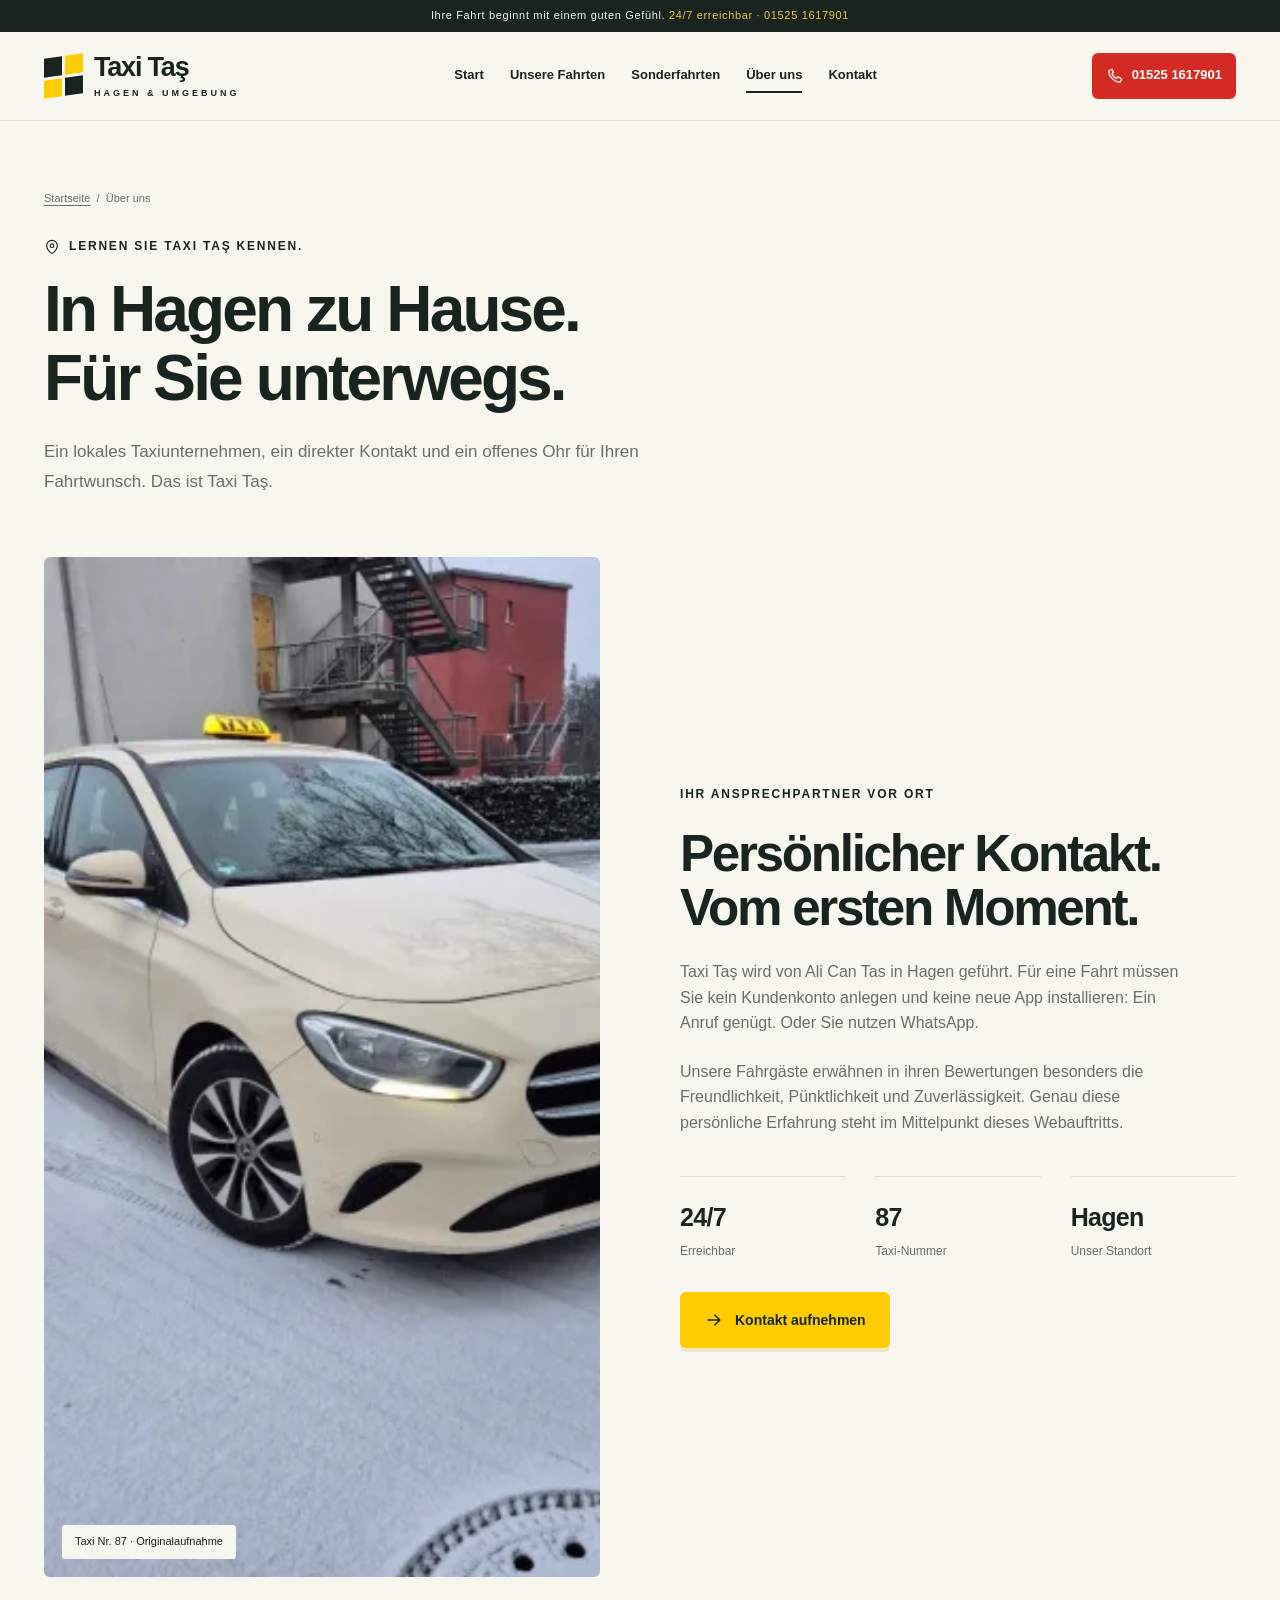
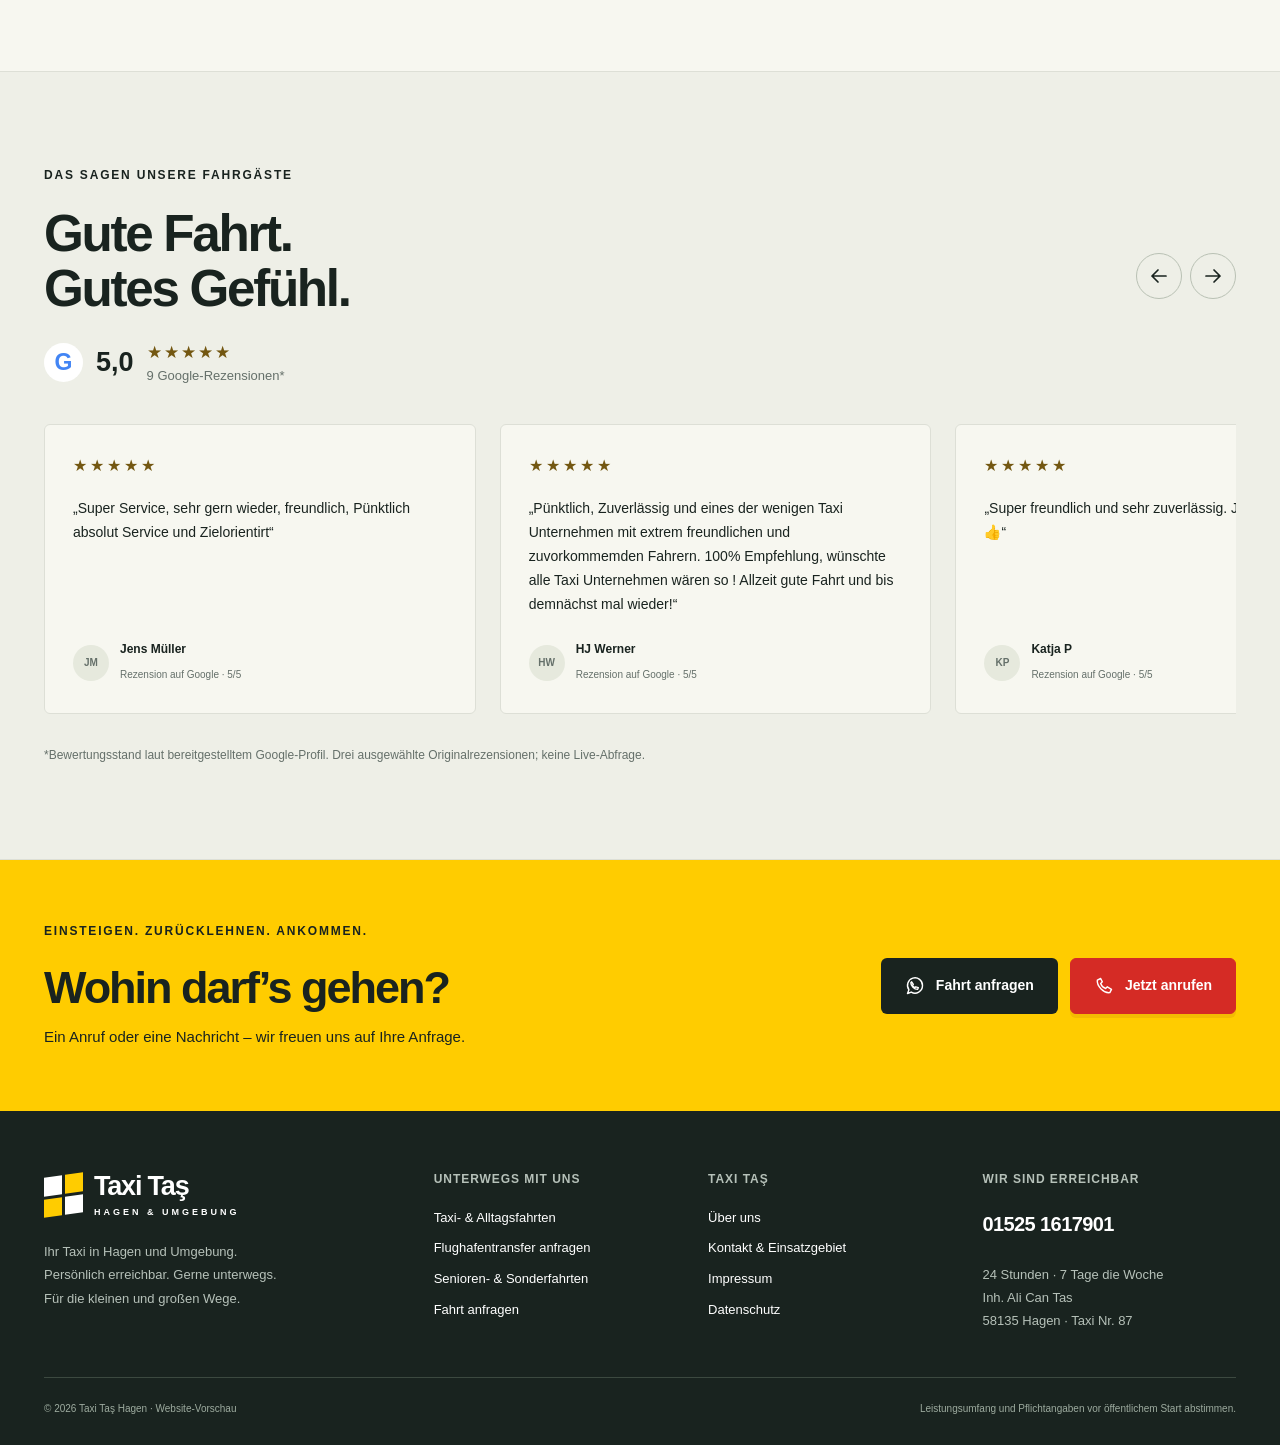
<file: ueber-uns/index.html>
<!DOCTYPE html><html lang="de"><head><meta charset="utf-8"><meta name="viewport" content="width=device-width,initial-scale=1,viewport-fit=cover"><title>Über uns | Taxi Taş Hagen</title><meta name="description" content="Taxi Taş, Inhaber Ali Can Tas, Taxi Nr. 87. Lernen Sie Ihr Taxiunternehmen aus Hagen kennen."><meta name="robots" content="noindex,nofollow"><meta name="theme-color" content="#19231f"><link rel="icon" href="../assets/favicon.svg" type="image/svg+xml"><meta property="og:title" content="Über uns | Taxi Taş Hagen"><meta property="og:description" content="Taxi Taş, Inhaber Ali Can Tas, Taxi Nr. 87. Lernen Sie Ihr Taxiunternehmen aus Hagen kennen."><meta property="og:type" content="website"><meta property="og:locale" content="de_DE"><link rel="stylesheet" href="../assets/style.css"><link rel="stylesheet" href="../assets/mobile-refinements.css"><script type="module" src="../assets/app.js"></script></head><body class="page-about"><a class="skip" href="#main">Zum Inhalt</a><div class="topline">Ihre Fahrt beginnt mit einem guten Gefühl. <span>24/7 erreichbar · 01525 1617901</span></div><header class="header"><div class="wrap nav-row"><a class="brand" href="../" aria-label="Taxi Taş Hagen – Startseite"><span class="brand-symbol" aria-hidden="true"><i></i><i></i><i></i><i></i></span><span class="brand-name">Taxi Taş<small>HAGEN & UMGEBUNG</small></span></a><nav id="main-navigation" class="main-nav" aria-label="Hauptnavigation"><a href="../" >Start</a><a href="../fahrten/" >Unsere Fahrten</a><a href="../sonderfahrten/" >Sonderfahrten</a><a href="./" aria-current="page">Über uns</a><a href="../kontakt/" >Kontakt</a></nav><a class="nav-phone" href="tel:+4915251617901" aria-label="Taxi Taş anrufen: 01525 1617901"><svg viewBox="0 0 24 24" aria-hidden="true"><path d="m8 3-4 2c-1 7 8 16 15 15l2-4-5-3-2 2c-3-1-5-3-6-6l2-2Z"/></svg>01525 1617901</a><button class="menu-toggle" type="button" aria-expanded="false" aria-controls="main-navigation" aria-label="Menü öffnen"><svg viewBox="0 0 24 24" aria-hidden="true"><path d="M4 6h16M4 12h16M4 18h16"/></svg></button></div></header><main id="main"><section class="page-intro"><div class="wrap"><div class="breadcrumbs"><a href="../">Startseite</a> &nbsp;/&nbsp; Über uns</div><div class="eyebrow"><svg viewBox="0 0 24 24" aria-hidden="true"><path d="M20 10c0 6-8 12-8 12S4 16 4 10a8 8 0 1 1 16 0Z"/><circle cx="12" cy="10" r="2.7"/></svg>LERNEN SIE TAXI TAŞ KENNEN.</div><h1>In Hagen zu Hause.<br>Für Sie unterwegs.</h1><p class="lead">Ein lokales Taxiunternehmen, ein direkter Kontakt und ein offenes Ohr für Ihren Fahrtwunsch. Das ist Taxi Taş.</p></div></section><section class="section" style="padding-top:12px"><div class="wrap split"><div class="split-image"><img src="../assets/taxi-tas-original.webp" srcset="../assets/taxi-tas-original-640.webp 640w, ../assets/taxi-tas-original.webp 1360w" sizes="(max-width: 680px) calc(100vw - 36px), 45vw" decoding="async" alt="Taxi Nr. 87 von Taxi Taş – echte Fahrzeugaufnahme in Hagen" width="1360" height="1020"><span class="photo-label">Taxi Nr. 87 · Originalaufnahme</span></div><div class="split-copy"><div class="eyebrow">Ihr Ansprechpartner vor Ort</div><h2>Persönlicher Kontakt.<br>Vom ersten Moment.</h2><p class="muted">Taxi Taş wird von Ali Can Tas in Hagen geführt. Für eine Fahrt müssen Sie kein Kundenkonto anlegen und keine neue App installieren: Ein Anruf genügt. Oder Sie nutzen WhatsApp.</p><p class="muted">Unsere Fahrgäste erwähnen in ihren Bewertungen besonders die Freundlichkeit, Pünktlichkeit und Zuverlässigkeit. Genau diese persönliche Erfahrung steht im Mittelpunkt dieses Webauftritts.</p><div class="about-facts"><div><strong>24/7</strong><span>Erreichbar</span></div><div><strong>87</strong><span>Taxi-Nummer</span></div><div><strong>Hagen</strong><span>Unser Standort</span></div></div><div class="actions"><a class="button yellow" href="../kontakt/" ><svg viewBox="0 0 24 24" aria-hidden="true"><path d="M5 12h14m-6-6 6 6-6 6"/></svg>Kontakt aufnehmen</a></div></div></div></section><section class="section reviews-section" id="bewertungen"><div class="wrap"><div class="review-head"><div><div class="eyebrow">Das sagen unsere Fahrgäste</div><h2>Gute Fahrt.<br>Gutes Gefühl.</h2><div class="review-summary"><span class="google-letter" aria-label="Google">G</span><strong>5,0</strong><div><div class="stars" aria-label="5 von 5 Sternen">★★★★★</div><p class="small muted">9 Google-Rezensionen*</p></div></div></div><div class="review-controls"><button class="icon-button" data-review-direction="-1" type="button" aria-label="Vorherige Bewertung"><svg viewBox="0 0 24 24" aria-hidden="true"><path d="M19 12H5m6-6-6 6 6 6"/></svg></button><button class="icon-button" data-review-direction="1" type="button" aria-label="Nächste Bewertung"><svg viewBox="0 0 24 24" aria-hidden="true"><path d="M5 12h14m-6-6 6 6-6 6"/></svg></button></div></div><div class="review-rail" id="review-rail" tabindex="0" aria-label="Kundenbewertungen – horizontal scrollbar"><article class="review-card"><div class="stars" aria-label="5 von 5 Sternen">★★★★★</div><blockquote>„Super Service, sehr gern wieder, freundlich, Pünktlich absolut Service und Zielorientirt“</blockquote><div class="review-person"><span class="avatar">JM</span><div><b>Jens Müller</b><span>Rezension auf Google · 5/5</span></div></div></article><article class="review-card"><div class="stars" aria-label="5 von 5 Sternen">★★★★★</div><blockquote>„Pünktlich, Zuverlässig und eines der wenigen Taxi Unternehmen mit extrem freundlichen und zuvorkommemden Fahrern. 100% Empfehlung, wünschte alle Taxi Unternehmen wären so ! Allzeit gute Fahrt und bis demnächst mal wieder!“</blockquote><div class="review-person"><span class="avatar">HW</span><div><b>HJ Werner</b><span>Rezension auf Google · 5/5</span></div></div></article><article class="review-card"><div class="stars" aria-label="5 von 5 Sternen">★★★★★</div><blockquote>„Super freundlich und sehr zuverlässig. Jeder Zeit wieder 👍“</blockquote><div class="review-person"><span class="avatar">KP</span><div><b>Katja P</b><span>Rezension auf Google · 5/5</span></div></div></article></div><p class="review-disclosure">*Bewertungsstand laut bereitgestelltem Google-Profil. Drei ausgewählte Originalrezensionen; keine Live-Abfrage.</p></div></section><section class="cta-band"><div class="wrap"><div><div class="eyebrow">Einsteigen. Zurücklehnen. Ankommen.</div><h2>Wohin darf’s gehen?</h2><p>Ein Anruf oder eine Nachricht – wir freuen uns auf Ihre Anfrage.</p></div><div class="actions"><a class="button " href="../fahrt-anfragen/" ><svg viewBox="0 0 24 24" aria-hidden="true"><path d="M21 11.5a9 9 0 0 1-13.5 7.8L3 21l1.7-4.5A9 9 0 1 1 21 11.5Z"/><path d="m8 7-1 1c0 4 4 8 8 8l1-2-3-1-1 1c-2-1-3-2-3-3l1-1Z"/></svg>Fahrt anfragen</a><a class="button red" href="tel:+4915251617901" ><svg viewBox="0 0 24 24" aria-hidden="true"><path d="m8 3-4 2c-1 7 8 16 15 15l2-4-5-3-2 2c-3-1-5-3-6-6l2-2Z"/></svg>Jetzt anrufen</a></div></div></section></main><footer class="footer"><div class="wrap"><div class="footer-grid"><div><a class="brand" href="../" aria-label="Taxi Taş Hagen – Startseite"><span class="brand-symbol" aria-hidden="true"><i></i><i></i><i></i><i></i></span><span class="brand-name">Taxi Taş<small>HAGEN & UMGEBUNG</small></span></a><p>Ihr Taxi in Hagen und Umgebung.<br>Persönlich erreichbar. Gerne unterwegs.<br>Für die kleinen und großen Wege.</p></div><div><h3>Unterwegs mit uns</h3><ul><li><a href="../fahrten/">Taxi- & Alltagsfahrten</a></li><li><a href="../fahrten/#flughafen">Flughafentransfer anfragen</a></li><li><a href="../sonderfahrten/">Senioren- & Sonderfahrten</a></li><li><a href="../fahrt-anfragen/">Fahrt anfragen</a></li></ul></div><div><h3>Taxi Taş</h3><ul><li><a href="./">Über uns</a></li><li><a href="../kontakt/">Kontakt & Einsatzgebiet</a></li><li><a href="../impressum/">Impressum</a></li><li><a href="../datenschutz/">Datenschutz</a></li></ul></div><div><h3>Wir sind erreichbar</h3><a class="footer-phone" href="tel:+4915251617901">01525 1617901</a><p>24 Stunden · 7 Tage die Woche<br>Inh. Ali Can Tas<br>58135 Hagen · Taxi Nr. 87</p></div></div><div class="footer-bottom"><span>© 2026 Taxi Taş Hagen · Website-Vorschau</span><span>Leistungsumfang und Pflichtangaben vor öffentlichem Start abstimmen.</span></div></div></footer><nav class="mobile-actions" aria-label="Schnellkontakt"><a class="button red" href="tel:+4915251617901" ><svg viewBox="0 0 24 24" aria-hidden="true"><path d="m8 3-4 2c-1 7 8 16 15 15l2-4-5-3-2 2c-3-1-5-3-6-6l2-2Z"/></svg>Anrufen</a><a class="button whatsapp" href="https://wa.me/4915251617901" data-whatsapp><svg viewBox="0 0 24 24" aria-hidden="true"><path d="M21 11.5a9 9 0 0 1-13.5 7.8L3 21l1.7-4.5A9 9 0 1 1 21 11.5Z"/><path d="m8 7-1 1c0 4 4 8 8 8l1-2-3-1-1 1c-2-1-3-2-3-3l1-1Z"/></svg>WhatsApp</a></nav></body></html>
</file>
<file: assets/style.css>
@font-face{font-family:TaxiSans;src:local('Arial');font-display:swap}
:root{--ink:#19231f;--muted:#65706a;--yellow:#f8ce46;--yellow-light:#fff4cb;--paper:#f7f7f0;--white:#fff;--line:#dddfd6;--green:#176f47;--radius:8px;--max:1240px}*{box-sizing:border-box}html{scroll-behavior:smooth;scroll-padding-top:110px}body{margin:0;background:var(--paper);color:var(--ink);font-family:TaxiSans,Arial,Helvetica,sans-serif;font-size:16px;line-height:1.6;-webkit-font-smoothing:antialiased}a{color:inherit;text-decoration:none}button,input,select,textarea{font:inherit}button,a,input,select,textarea{touch-action:manipulation}button{cursor:pointer}button:disabled{cursor:default}button{color:inherit}svg{width:24px;height:24px;fill:none;stroke:currentColor;stroke-width:1.7;stroke-linecap:round;stroke-linejoin:round;flex-shrink:0}img{display:block;max-width:100%}h1,h2,h3,p{margin:0}h1,h2,h3{line-height:1.07;letter-spacing:-.045em}h1{font-size:clamp(48px,5.4vw,80px);font-weight:800}h2{font-size:clamp(34px,4vw,54px)}h3{font-size:25px}p+p{margin-top:16px}a,button{ -webkit-tap-highlight-color:transparent}a:focus-visible,button:focus-visible,input:focus-visible,textarea:focus-visible,select:focus-visible,summary:focus-visible{outline:3px solid #147aa1;outline-offset:4px}::selection{background:var(--yellow);color:var(--ink)}[hidden]{display:none!important}.wrap{width:min(var(--max),calc(100% - 88px));margin-inline:auto}.section{padding:94px 0}.eyebrow{display:flex;align-items:center;gap:9px;font-size:12px;font-weight:750;letter-spacing:.15em;text-transform:uppercase;margin-bottom:22px}.eyebrow svg{width:16px;height:16px}.muted{color:var(--muted)}.small{font-size:13px;line-height:1.55}.label{font-size:12px;text-transform:uppercase;letter-spacing:.1em;font-weight:750}.skip{position:fixed;left:16px;top:-100px;background:var(--yellow);padding:15px;z-index:100}.skip:focus{top:8px}.topline{background:var(--ink);color:#f3f4ed;font-size:11px;letter-spacing:.06em;text-align:center;padding:7px 16px}.topline span{color:#e9c64e}.header{position:sticky;top:0;z-index:30;background:rgba(247,247,240,.97);border-bottom:1px solid var(--line)}.nav-row{display:flex;align-items:center;justify-content:space-between;height:88px;gap:28px}.brand{display:flex;align-items:center;gap:11px;flex-shrink:0}.brand-name{font-size:27px;line-height:1;font-weight:800;letter-spacing:-1.2px}.brand-name small{font-size:9px;letter-spacing:3px;display:block;margin-top:8px;font-weight:600}.brand-symbol{width:39px;height:40px;display:grid;grid-template-columns:repeat(2,1fr);gap:3px;transform:skewY(-8deg)}.brand-symbol i{background:var(--ink)}.brand-symbol i:nth-child(2),.brand-symbol i:nth-child(3){background:var(--yellow)}.main-nav{display:flex;align-items:center;gap:26px;font-size:13px;font-weight:650}.main-nav a{padding:12px 0;position:relative;white-space:nowrap}.main-nav a:hover:after,.main-nav a[aria-current]:after{content:'';position:absolute;bottom:5px;left:0;right:0;height:2px;background:var(--ink)}.nav-phone{display:flex;align-items:center;gap:8px;font-size:13px;font-weight:700;white-space:nowrap}.nav-phone svg{width:18px}.menu-toggle{display:none;background:none;border:1px solid var(--line);border-radius:4px;padding:9px;line-height:0}.button{border:1px solid transparent;display:inline-flex;align-items:center;justify-content:center;gap:11px;padding:16px 23px;min-height:55px;border-radius:5px;background:var(--ink);color:var(--white);font-size:14px;font-weight:700;line-height:1.25;transition:background .18s,transform .18s}.button:hover{background:#34493e;transform:translateY(-1px)}.button svg{width:20px;height:20px}.button.yellow{background:var(--yellow);color:var(--ink)}.button.yellow:hover{background:#eabd2e}.button.outline{border-color:#b7beb4;background:transparent;color:var(--ink)}.button.outline:hover{background:#e9ede3}.button.light{background:var(--white);color:var(--ink)}.button.whatsapp{background:var(--green)}.button.whatsapp:hover{background:#125437}.button.full{width:100%}.text-link{display:inline-flex;align-items:center;gap:9px;font-weight:700;font-size:14px;border-bottom:1px solid var(--ink);padding-bottom:4px}.text-link svg{width:18px;height:18px}.actions{display:flex;flex-wrap:wrap;gap:12px}.hero{padding:48px 0 40px}.hero-grid{display:grid;grid-template-columns:45% 55%;align-items:center;min-height:536px}.hero-copy{padding:26px 42px 26px 0}.hero h1 span{display:inline-block;position:relative;isolation:isolate}.hero h1 span:after{content:'';position:absolute;bottom:4px;left:-2px;width:100%;height:16px;background:var(--yellow);z-index:-1}.hero .lead{font-size:17px;color:var(--muted);max-width:390px;margin:28px 0 29px;line-height:1.7}.hero .actions .button{padding:16px 19px}.hero-proof{display:flex;align-items:center;gap:12px;margin-top:29px;font-size:12px}.proof-stars{color:#735711;letter-spacing:2px}.hero-proof strong{font-size:14px}.hero-proof .divider{width:1px;height:24px;background:#bbc1b8}.hero-visual{height:528px;position:relative;border-radius:6px;background:#d6dacf;overflow:hidden}.hero-visual>img{height:100%;width:100%;object-fit:cover;object-position:51% center}.hero-visual:after{content:'';position:absolute;inset:55% 0 0;background:linear-gradient(transparent,rgba(6,19,12,.54));pointer-events:none}.image-tag{position:absolute;top:23px;left:25px;background:var(--paper);padding:8px 13px;font-size:10px;letter-spacing:.14em;font-weight:750;border-radius:3px;z-index:1}.image-caption{position:absolute;bottom:28px;left:29px;color:white;z-index:1}.image-caption b{font-size:19px;letter-spacing:-.4px;display:block}.image-caption span{font-size:12px;opacity:.85}.round-seal{position:absolute;right:25px;bottom:24px;background:var(--yellow);border-radius:50%;width:96px;height:96px;display:flex;align-items:center;justify-content:center;flex-direction:column;z-index:2;transform:rotate(8deg);line-height:1.1}.round-seal b{font-size:31px;letter-spacing:-2px}.round-seal span{font-size:9px;font-weight:700;text-transform:uppercase;letter-spacing:.07em;margin-top:7px}.quick-book{background:white;border:1px solid var(--line);border-radius:7px;padding:24px 28px;margin-top:16px;box-shadow:0 8px 24px #19231f04}.quick-head{display:flex;justify-content:space-between;align-items:center;margin-bottom:14px}.quick-head h2{font-size:22px;letter-spacing:-.7px}.quick-head p{font-size:12px;color:var(--muted)}.quick-fields{display:grid;grid-template-columns:1fr 1fr auto;gap:12px;align-items:end}.quick-input{display:flex;align-items:center;gap:12px;background:var(--paper);border:1px solid var(--line);border-radius:4px;padding:9px 13px}.quick-input svg{width:20px}.quick-input label{font-size:10px;font-weight:700;text-transform:uppercase;letter-spacing:1px;display:block;line-height:1.4}.quick-input input{display:block;width:100%;border:0;background:transparent;font-size:14px;padding:2px 0;outline-offset:2px}.quick-input>div{min-width:0;width:100%}.quick-foot{display:flex;justify-content:space-between;gap:16px;margin-top:12px;font-size:11px;color:var(--muted)}.quick-foot a{text-decoration:underline;text-underline-offset:3px;white-space:nowrap}.trust-strip{border-block:1px solid var(--line);margin-top:2px;padding:23px 0}.trust-strip .wrap{display:flex;justify-content:space-between;gap:25px}.trust-strip span{display:flex;align-items:center;gap:12px;font-size:13px;font-weight:600}.trust-strip svg{width:20px;height:20px}.section-heading{display:flex;justify-content:space-between;align-items:flex-end;gap:40px;margin-bottom:43px}.section-heading h2{max-width:680px}.section-heading p{max-width:335px;color:var(--muted);font-size:15px}.service-grid{display:grid;grid-template-columns:repeat(4,1fr);gap:20px}.service-card{display:flex;flex-direction:column;border-top:1px solid #bfc7ba;padding:26px 5px 10px 0;transition:transform .2s}.service-card:hover{transform:translateY(-5px)}.service-card .service-icon{width:52px;height:52px;display:grid;place-items:center;background:var(--yellow-light);border-radius:50%;margin-bottom:27px}.service-card h3{font-size:23px;letter-spacing:-.6px;margin-bottom:13px}.service-card p{font-size:14px;color:var(--muted);margin-bottom:24px;line-height:1.7}.service-card .card-link{font-size:13px;font-weight:700;display:flex;align-items:center;gap:10px;margin-top:auto}.service-card .card-link svg{width:17px}.small-tag{font-size:10px;background:#e8eae1;color:#566258;border-radius:3px;padding:3px 7px;letter-spacing:.04em;display:inline-block;margin-bottom:10px;align-self:flex-start}.dark-section{background:var(--ink);color:white}.dark-section .eyebrow{color:var(--yellow)}.dark-section .muted{color:#b6c1b9}.split{display:grid;grid-template-columns:1fr 1fr;gap:80px;align-items:center}.split-image{position:relative}.split-image img{border-radius:6px;aspect-ratio:1.1;object-fit:cover}.photo-label{position:absolute;bottom:18px;left:18px;background:var(--paper);padding:8px 13px;color:var(--ink);border-radius:3px;font-size:11px}.split-copy>p{margin-top:23px;max-width:500px}.split-copy .actions{margin-top:30px}.inline-facts{display:flex;gap:35px;padding-top:25px;margin-top:30px;border-top:1px solid #4e5a52}.inline-facts strong{font-size:23px;letter-spacing:-.6px;display:block}.inline-facts span{font-size:11px;color:#b6c1b9}.steps{display:grid;grid-template-columns:repeat(3,1fr);gap:55px;margin-top:45px}.step-number{display:block;font-size:12px;font-weight:700;color:#857144;letter-spacing:.13em;padding-bottom:19px;border-bottom:1px solid var(--line);margin-bottom:24px}.steps h3{font-size:25px;margin-bottom:16px}.steps p{font-size:14px;color:var(--muted);max-width:310px}.reviews-section{background:#eeefe7;border-block:1px solid var(--line)}.review-controls{display:flex;gap:8px}.icon-button{display:inline-grid;place-items:center;width:43px;height:43px;border:1px solid #b9c1b4;border-radius:50%;background:transparent;flex-shrink:0}.icon-button:hover{background:var(--yellow)}.review-head{display:flex;align-items:center;justify-content:space-between;margin-bottom:34px;gap:24px}.review-summary{display:flex;align-items:center;gap:13px;margin-top:22px}.review-summary strong{font-size:27px;line-height:1}.review-summary .stars{font-size:17px;color:#735711;letter-spacing:2px}.google-letter{font-size:23px;font-weight:800;color:#4285f4;background:white;border-radius:50%;width:39px;height:39px;text-align:center;line-height:39px}.review-rail{display:grid;grid-auto-flow:column;grid-auto-columns:calc((100% - 48px)/2.65);gap:24px;overflow-x:auto;scroll-snap-type:x mandatory;padding:4px 0 20px;scrollbar-width:thin;scrollbar-color:#adb5a6 transparent;overscroll-behavior-x:contain}.review-card{scroll-snap-align:start;background:var(--paper);border:1px solid var(--line);border-radius:6px;padding:28px;min-height:290px;display:flex;flex-direction:column}.review-card .stars{color:#735711;letter-spacing:3px;font-size:16px}.review-card blockquote{margin:19px 0 24px;font-size:14px;line-height:1.7}.review-person{margin-top:auto;display:flex;align-items:center;gap:11px}.avatar{border-radius:50%;background:#e6e9dd;width:36px;height:36px;display:grid;place-items:center;font-size:12px;font-weight:700}.review-person b{font-size:12px;display:block}.review-person span{font-size:10px;color:var(--muted)}.review-disclosure{font-size:11px;color:var(--muted);margin-top:12px}.faq-layout{display:grid;grid-template-columns:1fr 1.15fr;gap:100px}.faq-layout .intro p{color:var(--muted);margin-top:25px;max-width:340px}.faq-layout .text-link{margin-top:27px}.faq-list{border-top:1px solid var(--line)}details{border-bottom:1px solid var(--line)}summary{list-style:none;cursor:pointer;font-weight:650;font-size:16px;padding:23px 34px 23px 0;position:relative}summary::-webkit-details-marker{display:none}summary:after{content:'+';position:absolute;right:5px;font-size:25px;font-weight:400;top:17px}details[open] summary:after{content:'−'}details>p{color:var(--muted);font-size:14px;line-height:1.8;padding:0 20px 23px 0}.cta-band{background:var(--yellow);padding:62px 0}.cta-band .wrap{display:flex;align-items:center;justify-content:space-between;gap:40px}.cta-band h2{font-size:45px}.cta-band p{font-size:15px;margin-top:13px}.footer{background:var(--ink);color:white;padding:62px 0 28px}.footer-grid{display:grid;grid-template-columns:1.5fr 1fr 1fr 1.1fr;gap:44px}.footer .brand-symbol i{background:white}.footer .brand-symbol i:nth-child(2),.footer .brand-symbol i:nth-child(3){background:var(--yellow)}.footer p{font-size:13px;line-height:1.8;color:#b6c1b9;max-width:260px;margin-top:23px}.footer h3{font-size:12px;letter-spacing:.08em;text-transform:uppercase;margin-bottom:22px;color:#b6c1b9}.footer ul{list-style:none;padding:0;margin:0}.footer li{margin:10px 0;font-size:13px}.footer a:hover{color:var(--yellow)}.footer .footer-phone{font-size:20px;font-weight:700;white-space:nowrap;letter-spacing:-.6px}.footer .footer-bottom{border-top:1px solid #3c4940;margin-top:44px;padding-top:23px;display:flex;justify-content:space-between;gap:25px;color:#9dab9f;font-size:10px}.footer-bottom a{text-decoration:underline;text-underline-offset:3px}.page-intro{padding:69px 0 48px}.page-intro h1{font-size:clamp(43px,5vw,65px);max-width:830px}.page-intro .lead{font-size:17px;line-height:1.75;color:var(--muted);max-width:670px;margin-top:25px}.breadcrumbs{font-size:11px;color:var(--muted);margin-bottom:30px}.breadcrumbs a{text-decoration:underline;text-underline-offset:3px}.page-intro .eyebrow{margin-bottom:19px}.page-intro .actions{margin-top:29px}.service-details{padding-bottom:80px}.service-detail{display:grid;grid-template-columns:70px 1fr 1fr;gap:38px;border-top:1px solid var(--line);padding:44px 0;scroll-margin-top:120px}.service-detail>.service-icon{background:var(--yellow);width:58px;height:58px;border-radius:50%;display:grid;place-items:center}.service-detail h2{font-size:33px;margin-bottom:17px}.service-detail p{font-size:15px;color:var(--muted)}.service-detail ul{padding:0;list-style:none;line-height:2.1;font-size:14px;margin:8px 0 25px}.service-detail li:before{content:'✓';color:var(--green);margin-right:10px}.side-note{background:#ecefe4;border-left:3px solid var(--yellow);padding:20px 24px;font-size:13px;color:#4c5a4f;margin-top:25px}.booking-layout{display:grid;grid-template-columns:1.3fr 1fr;gap:45px;padding-bottom:90px;align-items:start}.form-panel{background:white;border:1px solid var(--line);border-radius:7px;padding:35px}.form-panel fieldset{border:0;padding:0;margin:0 0 30px;min-width:0}.form-panel legend{font-size:17px;font-weight:700;letter-spacing:-.35px;padding:0;margin-bottom:21px;width:100%;display:flex;align-items:center;gap:11px}.legend-number{border-radius:50%;background:var(--yellow);font-size:10px;letter-spacing:0;width:25px;height:25px;display:inline-grid;place-items:center}.field-grid{display:grid;grid-template-columns:1fr 1fr;gap:17px}.field{display:block;margin-bottom:17px;min-width:0}.field>span{display:block;font-size:12px;font-weight:650;margin-bottom:7px}.field>span em{font-size:10px;font-style:normal;font-weight:400;color:var(--muted)}.field input,.field select,.field textarea{width:100%;border:1px solid #cfd5ca;border-radius:4px;background:var(--paper);padding:12px 13px;color:var(--ink);font-size:14px;min-height:47px}.field textarea{resize:vertical;min-height:94px}.field input::placeholder,.field textarea::placeholder{color:#7c877d}.field-grid .field{margin-bottom:0}.swap-row{display:flex;justify-content:flex-end;margin-top:-10px;margin-bottom:5px}.swap-row button{border:0;background:transparent;font-size:11px;display:flex;align-items:center;gap:5px;padding:3px;color:var(--muted)}.swap-row svg{width:16px;height:16px}.choice-row{display:flex;gap:10px;margin-bottom:18px}.radio-choice{flex:1;border:1px solid #ced6c8;border-radius:4px;padding:12px;font-size:12px;cursor:pointer}.radio-choice:has(input:checked){background:var(--yellow-light);border-color:#aa8620}.radio-choice input{accent-color:var(--ink);margin-right:6px}.check-row{display:flex;align-items:center;gap:9px;font-size:13px;cursor:pointer;margin:22px 0 15px}.check-row input{width:17px;height:17px;accent-color:var(--ink)}.form-note{font-size:11px;line-height:1.7;color:var(--muted);margin-top:12px}.form-error{color:#a92525;font-size:13px;min-height:0}.form-error:not(:empty){padding:13px 0}.route-button{display:flex;align-items:center;gap:8px;font-size:12px;font-weight:700;margin-top:17px;text-decoration:underline;text-underline-offset:3px}.route-button svg{width:16px;height:16px}.suggestions{display:flex;flex-wrap:wrap;gap:7px;margin-top:11px}.suggestions button{border:1px solid var(--line);border-radius:30px;background:transparent;padding:5px 10px;font-size:10px}.suggestions button:hover{background:var(--yellow-light)}.preview-panel{background:#e9eddf;padding:30px;border-radius:7px}.preview-panel h2{font-size:24px;margin:10px 0 14px}.preview-panel>p{font-size:13px;color:var(--muted)}.message-box{background:#fff;border-radius:7px 7px 7px 0;padding:21px;margin-top:23px;box-shadow:0 2px 4px #00000007}.message-box pre{white-space:pre-wrap;word-break:break-word;font-family:inherit;font-size:12px;line-height:1.8;margin:0}.copy-row{display:flex;justify-content:space-between;align-items:center;gap:10px;margin-top:14px}.copy-row button{background:transparent;border:0;text-decoration:underline;padding:5px 0;font-size:11px}.copy-row span{font-size:10px;color:var(--muted)}.contact-aside{padding:30px 0;border-bottom:1px solid var(--line)}.contact-aside h3{font-size:22px;margin-bottom:14px}.contact-aside>a{font-size:25px;letter-spacing:-.7px;font-weight:700}.contact-aside p{font-size:13px;color:var(--muted);margin-top:12px}.contact-options{display:grid;grid-template-columns:1fr 1fr;gap:24px;margin-bottom:32px}.contact-option{border:1px solid var(--line);padding:32px;background:#fff;border-radius:6px}.contact-option svg{width:29px;height:29px;margin-bottom:20px}.contact-option h2{font-size:29px;margin-bottom:17px}.contact-option p{font-size:14px;color:var(--muted);margin-bottom:26px}.contact-option>a:not(.button){font-size:24px;font-weight:700;letter-spacing:-.7px}.location-panel{display:grid;grid-template-columns:1fr 1fr;gap:50px;padding:42px;background:#e9eddf;border-radius:6px}.location-panel h2{font-size:34px;margin-bottom:18px}.location-panel p{color:var(--muted);font-size:14px}.area-tags{display:flex;gap:10px;flex-wrap:wrap;align-content:center}.area-tags span{padding:9px 16px;border:1px solid #b3bdad;border-radius:30px;font-size:13px}.prose{max-width:790px;padding-bottom:90px}.prose h2{font-size:25px;margin-top:35px;margin-bottom:19px}.prose p,.prose li{font-size:15px;color:#556054}.prose a{text-decoration:underline;overflow-wrap:anywhere}.prose .side-note{margin-bottom:30px}.about-facts{display:grid;grid-template-columns:repeat(3,1fr);gap:30px;margin-top:40px}.about-facts div{border-top:1px solid var(--line);padding-top:20px}.about-facts strong{display:block;font-size:25px;letter-spacing:-.7px}.about-facts span{font-size:12px;color:var(--muted)}.no-js{padding:14px;background:var(--yellow-light);font-size:13px;text-align:center}.spaced{margin-top:24px}
@media(min-width:1500px){.hero-grid{grid-template-columns:44% 56%}.hero-visual{height:555px}}
@media(max-width:1150px){.wrap{width:calc(100% - 56px)}.main-nav{gap:17px;font-size:12px}.nav-phone{font-size:0}.nav-phone svg{width:24px;height:24px}.hero h1{font-size:62px}.hero-copy{padding-right:24px}.hero .actions{gap:9px}.hero .actions .button{font-size:12px;padding:15px 14px}.hero-visual{height:485px}.hero-grid{min-height:485px}.split{gap:45px}.section{padding:76px 0}.faq-layout{gap:60px}.booking-layout{gap:27px}.form-panel{padding:27px}.footer-grid{gap:25px}.footer .footer-phone{font-size:17px}}
@media(max-width:900px){.nav-row{height:76px}.main-nav{display:none;position:absolute;left:0;right:0;top:76px;background:var(--paper);padding:20px 28px 27px;border-bottom:1px solid var(--line);box-shadow:0 20px 30px #17231b0d}.main-nav.is-open{display:flex;flex-direction:column;align-items:stretch;gap:0}.main-nav a{padding:14px 0;font-size:16px}.main-nav a:after{display:none}.menu-toggle{display:block}.nav-phone{margin-left:auto;font-size:13px}.hero-grid{grid-template-columns:1fr 1fr}.hero h1{font-size:52px}.hero .lead{font-size:15px}.hero .actions{flex-direction:column;align-items:flex-start}.hero .actions .button{font-size:13px;min-width:205px}.hero-visual{height:485px}.hero-proof{gap:7px;font-size:10px}.hero-proof strong{font-size:12px}.proof-stars{letter-spacing:0}.quick-fields{grid-template-columns:1fr 1fr}.quick-fields>.button{grid-column:1/-1}.trust-strip .wrap{flex-wrap:wrap;justify-content:center;gap:18px 30px}.trust-strip span{font-size:12px}.service-grid{grid-template-columns:repeat(2,1fr);gap:30px}.section-heading{gap:25px}.section-heading p{max-width:270px}.section-heading h2{font-size:39px}.review-rail{grid-auto-columns:calc((100% - 24px)/2)}.steps{gap:30px}.steps h3{font-size:22px}.faq-layout{gap:40px}.cta-band h2{font-size:36px}.cta-band .actions{flex-direction:column;min-width:220px}.footer-grid{grid-template-columns:1fr 1fr;row-gap:42px}.booking-layout{grid-template-columns:1fr 0.85fr;gap:22px}.form-panel{padding:23px}.field-grid{grid-template-columns:1fr;gap:17px}.preview-panel{padding:23px}.message-box{padding:16px}.service-detail{grid-template-columns:55px 1fr 1fr;gap:24px}.service-detail>.service-icon{width:46px;height:46px}.service-detail h2{font-size:28px}.split h2{font-size:37px}.inline-facts{gap:22px}}
@media(max-width:680px){.wrap{width:calc(100% - 40px)}.topline{font-size:9px;padding:6px 15px}.nav-row{height:72px;gap:15px}.brand-name{font-size:25px}.brand-name small{font-size:8px}.brand-symbol{width:33px;height:34px}.nav-phone{font-size:0}.nav-phone svg{width:22px;height:22px}.main-nav{top:72px}.hero{padding:29px 0 29px}.hero-grid{display:flex;flex-direction:column;min-height:0}.hero-copy{padding:4px 0 29px;width:100%}.eyebrow{font-size:10px;margin-bottom:17px;gap:7px}.hero h1{font-size:clamp(47px,12vw,70px);line-height:1.06;letter-spacing:-.055em}.hero h1 span:after{height:12px;bottom:3px}.hero .lead{font-size:15px;max-width:380px;margin:22px 0}.hero .actions{flex-direction:row;align-items:stretch;gap:10px}.hero .actions .button{min-width:0;font-size:12px;padding:15px 13px;flex:1;min-height:51px}.hero-proof{font-size:11px;gap:10px;margin-top:21px}.hero-proof strong{font-size:12px}.proof-stars{letter-spacing:1px}.hero-visual{width:100%;height:auto;aspect-ratio:1.22;border-radius:5px}.hero-visual>img{object-position:50% 50%}.image-tag{top:17px;left:17px;font-size:9px}.image-caption{left:19px;bottom:20px}.image-caption b{font-size:17px}.image-caption span{font-size:10px}.round-seal{width:78px;height:78px;right:17px;bottom:17px}.round-seal b{font-size:25px}.round-seal span{font-size:8px}.quick-book{margin-top:24px;padding:21px 19px}.quick-head{display:block}.quick-head h2{font-size:23px}.quick-head p{margin-top:7px;font-size:11px}.quick-fields{grid-template-columns:1fr;gap:11px}.quick-input{padding:11px 12px}.quick-foot{display:block;font-size:10px;line-height:1.7}.quick-foot a{display:inline-block;margin-top:7px}.trust-strip{padding:19px 0}.trust-strip .wrap{display:grid;grid-template-columns:1fr 1fr;gap:18px 12px}.trust-strip span{font-size:10px;gap:7px}.trust-strip svg{width:17px;height:17px}.section{padding:60px 0}.section-heading{display:block;margin-bottom:32px}.section-heading h2{font-size:37px}.section-heading p{font-size:14px;max-width:100%;margin-top:20px}.service-grid{gap:23px 18px}.service-card{padding-top:22px}.service-card .service-icon{width:43px;height:43px;margin-bottom:20px}.service-card h3{font-size:21px}.service-card p{font-size:12px;margin-bottom:18px}.service-card .card-link{font-size:11px;gap:6px}.small-tag{font-size:9px}.split{grid-template-columns:1fr;gap:36px}.split-image img{aspect-ratio:1.2}.split-copy h2{font-size:38px}.split-copy>p{font-size:15px;margin-top:21px}.inline-facts{margin-top:25px;padding-top:23px;gap:35px}.inline-facts strong{font-size:24px}.steps{grid-template-columns:1fr;gap:30px;margin-top:31px}.step-number{margin-bottom:17px;padding-bottom:12px}.steps p{max-width:100%;font-size:14px}.steps h3{font-size:25px;margin-bottom:12px}.review-head{align-items:flex-start;gap:16px}.review-head h2{font-size:37px}.review-controls{gap:5px;margin-top:33px}.icon-button{width:35px;height:35px}.icon-button svg{width:17px;height:17px}.review-rail{grid-auto-columns:88%;gap:16px}.review-card{padding:25px;min-height:285px}.review-disclosure{font-size:10px}.review-summary{gap:10px}.review-summary .small{font-size:10px}.faq-layout{grid-template-columns:1fr;gap:30px}.faq-layout h2{font-size:38px}.faq-layout .intro p{font-size:14px;margin-top:20px}.faq-layout .text-link{margin-top:18px}.faq-list summary{font-size:14px;padding-block:21px}.cta-band{padding:46px 0}.cta-band .wrap{display:block}.cta-band h2{font-size:38px}.cta-band p{font-size:14px}.cta-band .actions{margin-top:25px;flex-direction:row;gap:10px}.cta-band .button{flex:1;font-size:12px;padding:14px 10px;min-height:52px}.footer{padding:44px 0 25px}.footer-grid{gap:31px 22px}.footer-grid>div:first-child{grid-column:1/-1}.footer p{max-width:320px;margin-top:20px;font-size:12px}.footer h3{margin-bottom:15px;font-size:10px}.footer li{font-size:12px}.footer .footer-phone{font-size:18px}.footer-grid>div:last-child{grid-column:1/-1}.footer .footer-bottom{display:block;font-size:10px;line-height:1.8;margin-top:29px}.footer-bottom>span{display:block;margin-top:10px}.page-intro{padding:38px 0 32px}.page-intro h1{font-size:44px}.page-intro .lead{font-size:15px;margin-top:20px}.breadcrumbs{font-size:10px;margin-bottom:24px}.service-details{padding-bottom:36px}.service-detail{grid-template-columns:45px 1fr;gap:20px;padding:30px 0}.service-detail>div:last-child{grid-column:2}.service-detail h2{font-size:29px;margin-bottom:14px}.service-detail p{font-size:14px}.service-detail ul{margin-top:0;font-size:13px}.service-detail .button{font-size:12px;padding:13px 15px}.booking-layout{grid-template-columns:1fr;padding-bottom:55px;gap:28px}.form-panel{padding:24px 20px}.form-panel legend{font-size:16px}.field-grid{grid-template-columns:1fr 1fr;gap:12px}.field input,.field select,.field textarea{font-size:16px;padding:12px 10px}.field>span{font-size:11px}.radio-choice{font-size:12px;padding:12px 9px}.choice-row{gap:8px}.contact-aside{padding:24px 0}.contact-options{grid-template-columns:1fr;gap:18px}.contact-option{padding:27px}.location-panel{grid-template-columns:1fr;gap:25px;padding:27px}.location-panel h2{font-size:31px}.area-tags{gap:8px}.area-tags span{font-size:11px;padding:7px 12px}.about-facts{gap:15px;margin-top:28px}.about-facts strong{font-size:22px}.about-facts span{font-size:10px}.prose{padding-bottom:55px}.prose h2{font-size:23px}.prose p,.prose li{font-size:14px}.side-note{padding:17px;font-size:12px}}
@media(prefers-reduced-motion:reduce){html{scroll-behavior:auto}*,*:before,*:after{transition:none!important;animation:none!important}}
</file>
<file: assets/mobile-refinements.css>
/* Strong action colors and touch-first refinements. Loaded after the base design. */
:root{--yellow:#ffcc00;--yellow-light:#fff5c6;--red:#d52b25;--green:#21c86c}
.button{min-height:56px;font-size:14px;font-weight:750;border-radius:6px}
.button.yellow{background:var(--yellow);box-shadow:0 4px 0 #b68b002b}
.button.yellow:hover{background:#edbc00}
.button.red{background:var(--red);border-color:var(--red);color:#fff;box-shadow:0 4px 0 #8c171718}
.button.red:hover{background:#b91f1a;border-color:#b91f1a}
.button.whatsapp{background:var(--green);color:#102b1b;box-shadow:0 4px 0 #137e3525}
.button.whatsapp:hover{background:#1db55f;color:#102b1b}
.button:active{transform:translateY(1px);box-shadow:none}
.nav-phone{min-height:46px;padding:10px 14px;border-radius:6px;background:var(--red);color:#fff;flex-shrink:0}
.nav-phone:hover{background:#b91f1a}
.main-nav{min-width:0}
.nav-row{gap:22px}
.cta-band .button.yellow{border-color:var(--ink);box-shadow:none}
.contact-option .button svg{width:20px;height:20px;margin:0}
.hero-copy,.hero-visual,.split>div,.section-heading>div,.faq-layout>div,.booking-layout>*,.preview-panel,.contact-options>*,.location-panel>*,.service-detail>div,.footer-grid>div,.field-grid>*{min-width:0}
.button,.route-button,.text-link{max-width:100%}
.hero-proof{flex-wrap:wrap}
.hero-proof .proof-stars,.hero-proof strong{white-space:nowrap}
.hero-visual>img{position:absolute;inset:0;width:100%;height:100%;object-fit:cover}
.icon-button{width:46px;height:46px}
.menu-toggle{min-width:46px;min-height:46px;padding:10px}
.suggestions button{min-height:44px;font-size:12px;padding:9px 12px}
.swap-row button{min-height:44px;font-size:12px;padding:8px 3px}
.copy-row button{min-height:44px;font-size:12px}
.quick-foot a,.route-button{min-height:44px;display:inline-flex;align-items:center}
.check-row{min-height:44px}
.check-row input{flex-shrink:0}
.field input,.field select,.field textarea{min-width:0;max-width:100%}
.field input[type=date],.field input[type=time]{display:block;min-inline-size:0;inline-size:100%;max-inline-size:100%}
.field input::-webkit-date-and-time-value{text-align:left;min-width:0}
.radio-choice{display:flex;align-items:center;gap:7px;min-height:48px}
.radio-choice input{flex-shrink:0;margin:0}
.copy-row{flex-wrap:wrap}
.form-note,.review-disclosure{font-size:12px}
.mobile-actions{display:none}

@media(max-width:1150px){
  .nav-phone{width:46px;justify-content:center;padding:0}
  .nav-row{gap:18px}
}
@media(max-width:960px){
  .booking-layout{grid-template-columns:minmax(0,1fr);max-width:720px}
  .field-grid{grid-template-columns:repeat(2,minmax(0,1fr))}
  .booking-layout aside{display:grid;grid-template-columns:minmax(0,1fr) minmax(0,1fr);column-gap:28px}
  .preview-panel{grid-column:1/-1}
}
@media(max-width:900px){
  .nav-phone{font-size:0;margin-left:auto}
  .main-nav{max-height:calc(100vh - 90px);max-height:calc(100dvh - 90px);overflow-y:auto;overscroll-behavior:contain}
  .main-nav a{min-height:48px}
  .quick-input input{font-size:16px}
  .field input,.field select,.field textarea{font-size:16px}
}
@media(max-width:680px){
  html{scroll-padding-top:88px;scroll-padding-bottom:110px}
  body:not(.page-booking){padding-bottom:calc(80px + env(safe-area-inset-bottom,0px))}
  .wrap{width:calc(100% - 36px)}
  .nav-row{gap:10px;height:72px}
  .brand{gap:9px}
  .brand-name{font-size:25px}
  .brand-name small{font-size:8px;letter-spacing:1.8px}
  .brand-symbol{width:31px;height:33px}
  .nav-phone{min-width:46px;width:46px;min-height:46px}
  .hero h1{font-size:clamp(43px,11.8vw,70px)}
  .hero h1 span{max-width:100%}
  .hero .actions{display:grid;grid-template-columns:repeat(2,minmax(0,1fr));width:100%;gap:10px}
  .hero .actions .button{font-size:14px;min-height:56px;padding:13px 10px;gap:7px}
  .hero .actions .button svg{width:18px;height:18px}
  .hero-proof{row-gap:6px;font-size:12px}
  .hero-proof strong{font-size:12px}
  .hero-proof>span:last-child{flex-basis:100%}
  .hero-proof .divider{display:none}
  .hero-visual{aspect-ratio:1.4}
  .hero .lead{font-size:16px;line-height:1.65}
  .quick-fields{grid-template-columns:minmax(0,1fr)}
  .quick-input input{font-size:16px;min-height:29px}
  .quick-input label{font-size:11px}
  .quick-foot{font-size:12px}
  .quick-foot a{white-space:normal;line-height:1.5;margin-top:5px}
  .trust-strip span{font-size:12px}
  .section-heading p,.service-card p,.steps p,.contact-option p,.location-panel p{font-size:15px}
  .service-card .card-link{font-size:13px;min-height:44px}
  .review-head{flex-wrap:wrap;align-items:flex-end}
  .review-controls{margin-top:0;gap:8px}
  .review-card{padding:24px}
  .review-card blockquote{font-size:15px}
  .review-person b{font-size:13px}
  .review-person span{font-size:12px}
  .review-summary .small{font-size:12px}
  .review-rail{grid-auto-columns:90%}
  .faq-list summary{font-size:16px;line-height:1.5}
  details>p{font-size:15px}
  .cta-band .actions{display:grid;grid-template-columns:repeat(2,minmax(0,1fr));min-width:0}
  .cta-band .button{font-size:14px;padding:13px 9px;gap:7px;min-height:56px}
  .page-intro h1{font-size:clamp(36px,10.8vw,44px);overflow-wrap:anywhere;hyphens:auto}
  .page-intro .lead{font-size:16px}
  .service-detail{grid-template-columns:44px minmax(0,1fr);gap:17px}
  .service-detail h2{overflow-wrap:anywhere;hyphens:auto}
  .service-detail p,.service-detail ul{font-size:15px}
  .service-detail .button{font-size:14px;min-height:56px;gap:8px;padding:14px}
  .form-panel{padding:24px 18px}
  .form-panel legend{line-height:1.5}
  .field>span{font-size:13px}
  .field input,.field select,.field textarea{min-height:50px}
  .field input,.field textarea{scroll-margin:100px 0}
  .radio-choice{font-size:14px;padding:12px 10px}
  .check-row{font-size:14px}
  #booking-form .button.full{font-size:15px;min-height:58px;padding:15px 12px;gap:9px}
  #booking-form .button.full svg:last-child{display:none}
  .form-note{font-size:13px}
  .route-button{font-size:13px;line-height:1.5}
  .preview-panel>p{font-size:14px}
  .message-box pre{font-size:14px;line-height:1.65}
  .copy-row span{font-size:12px}
  .booking-layout aside{display:block}
  .contact-aside>a{font-size:24px}
  .location-panel{padding:25px}
  .footer li a{display:inline-flex;align-items:center;min-height:44px;font-size:13px}
  .footer li{margin:0}
  .footer-grid{grid-template-columns:repeat(2,minmax(0,1fr));column-gap:16px}
  .footer-grid>div:nth-child(2) a{overflow-wrap:anywhere;hyphens:auto}
  .mobile-actions{position:fixed;bottom:0;left:0;right:0;z-index:35;display:grid;grid-template-columns:1fr 1fr;gap:10px;padding:10px max(18px,env(safe-area-inset-right,0px)) calc(10px + env(safe-area-inset-bottom,0px)) max(18px,env(safe-area-inset-left,0px));background:#f7f7f0f5;border-top:1px solid #d3d9cc;box-shadow:0 -5px 20px #19231f0a}
  .mobile-actions .button{font-size:15px;min-height:56px;padding:12px 10px;box-shadow:none;gap:8px}
  body.is-typing .mobile-actions,body.menu-is-open .mobile-actions{display:none}
  .page-booking .mobile-actions{display:none}
}
@media(max-width:440px){
  .field-grid{grid-template-columns:minmax(0,1fr)}
  .field-grid .field{margin-bottom:4px}
}
@media(max-width:380px){
  .hero .actions,.cta-band .actions{grid-template-columns:minmax(0,1fr)}
  .hero .actions .button,.cta-band .button{font-size:15px}
  .service-grid{grid-template-columns:minmax(0,1fr);gap:22px}
  .service-card{padding-top:22px}
  .service-card .service-icon{margin-bottom:16px}
  .service-card h3{font-size:26px}
  .review-rail{grid-auto-columns:96%}
  .image-caption{left:15px;bottom:17px}
  .image-caption b{font-size:15px}
  .round-seal{width:67px;height:67px;right:14px;bottom:15px}
  .round-seal b{font-size:23px}
  .choice-row{flex-direction:column}
  .service-detail{grid-template-columns:minmax(0,1fr);gap:18px}
  .service-detail>div:last-child{grid-column:auto}
  #booking-form .button.full{font-size:14px;gap:7px}
  .form-panel{padding:22px 15px}
  .mobile-actions{padding-left:14px;padding-right:14px;gap:8px}
  .mobile-actions .button{font-size:14px;gap:6px}
}
@media(prefers-reduced-motion:reduce){.button:active,.button:hover{transform:none}}
</file>
